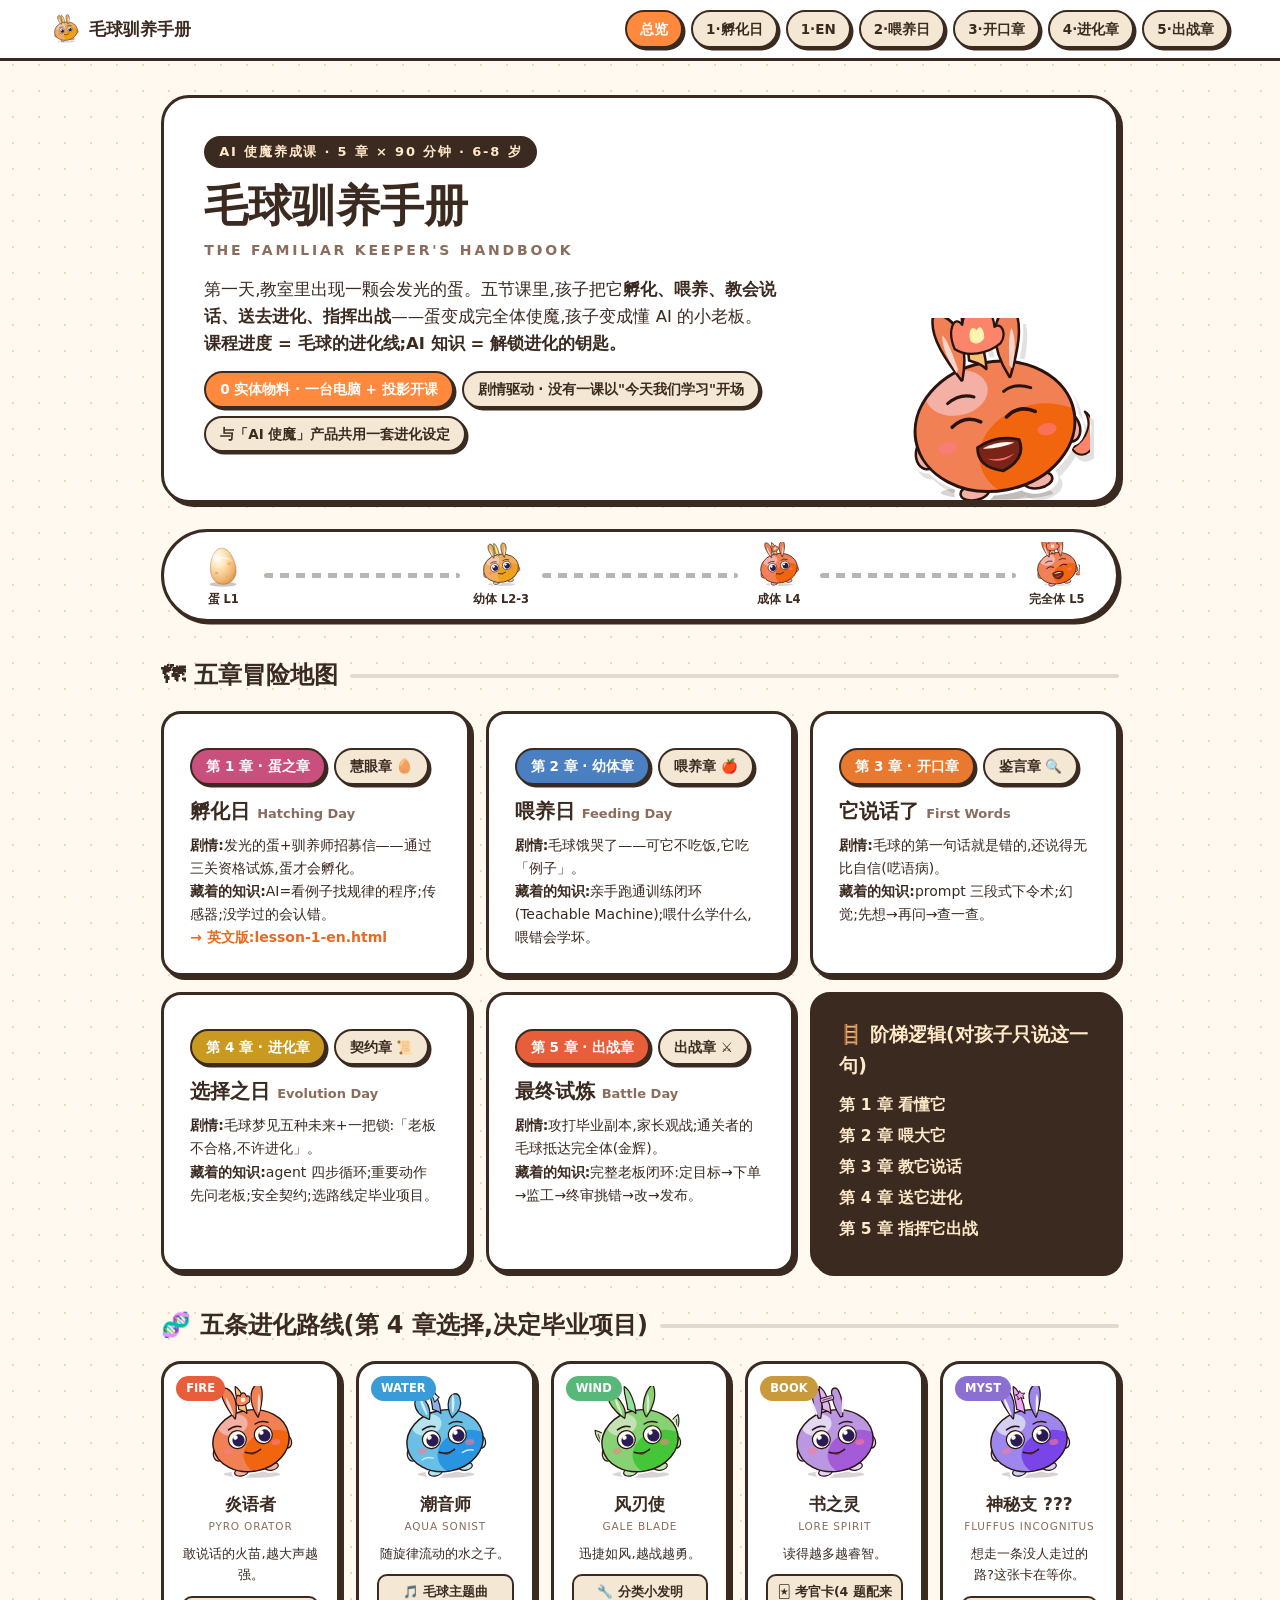
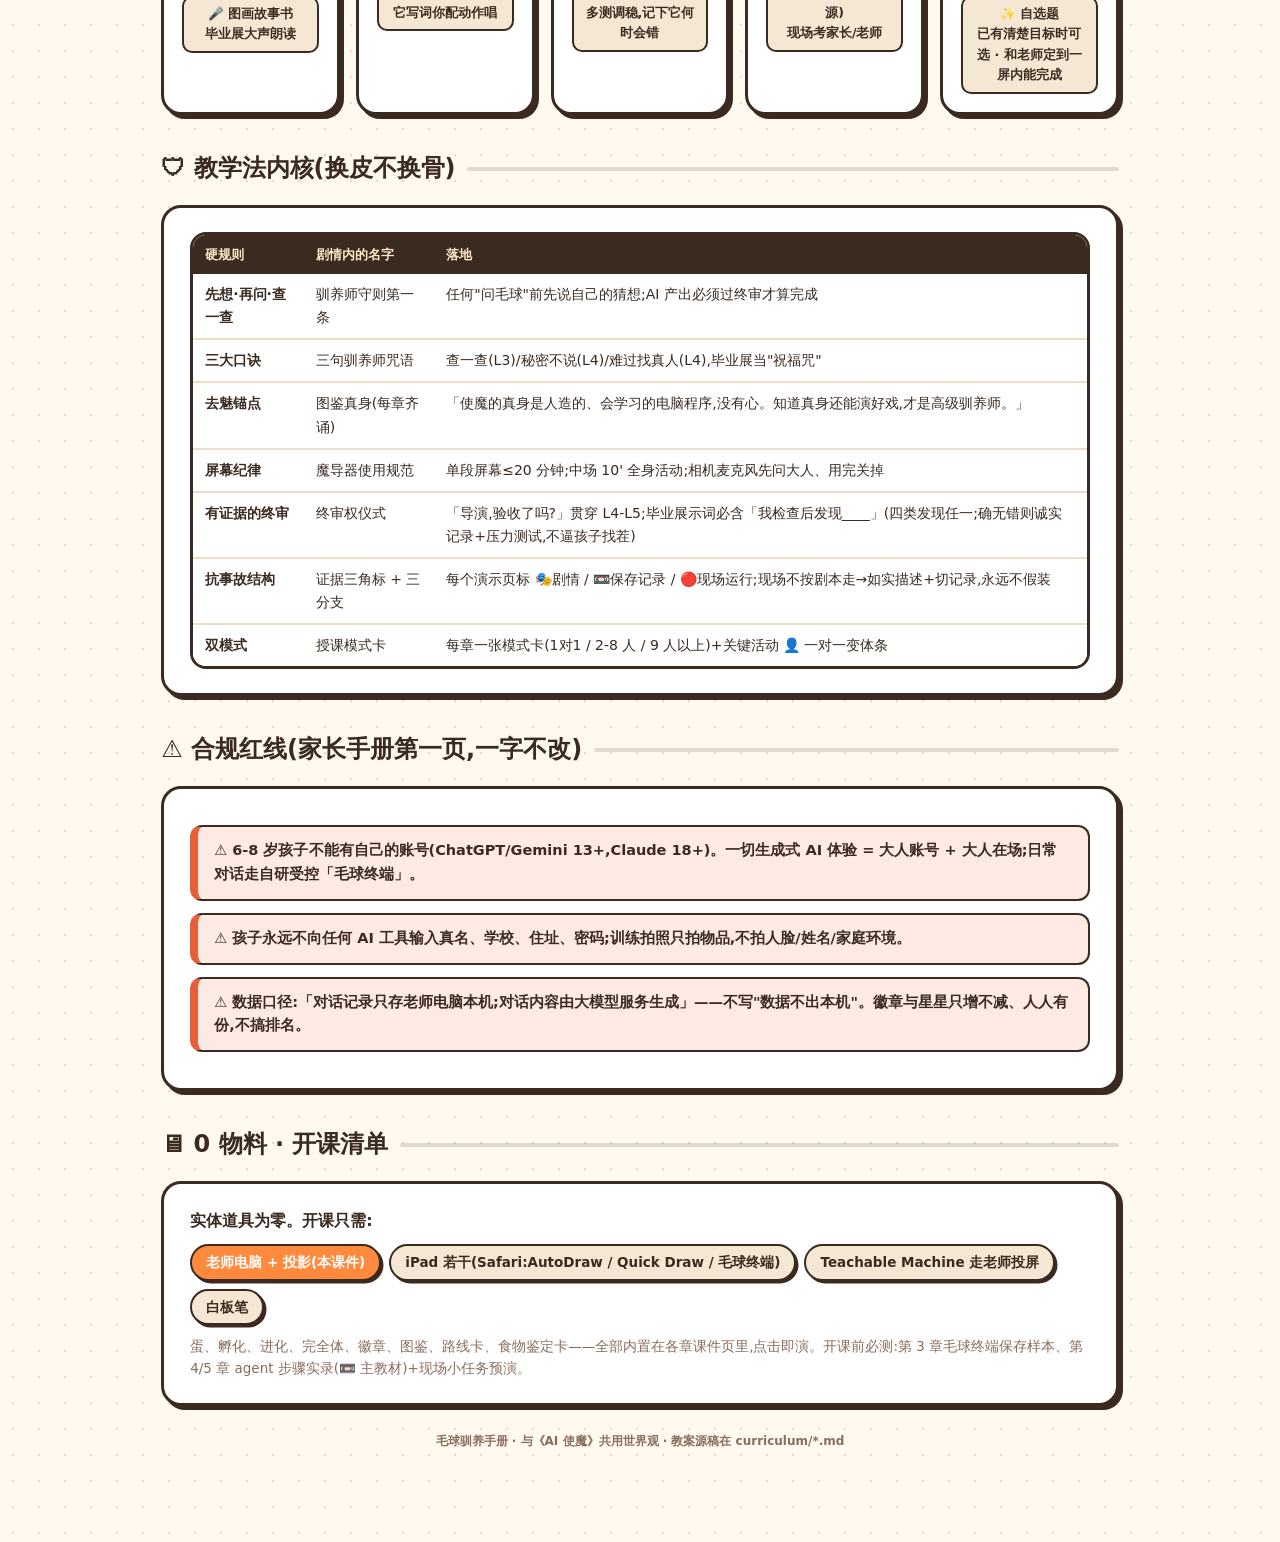
<file: index.html>
<!DOCTYPE html>
<html lang="zh-CN">
<head>
<meta charset="UTF-8"><meta name="viewport" content="width=device-width,initial-scale=1">
<title>毛球驯养手册 · AI 使魔养成课</title>
<link rel="stylesheet" href="css/course.css?v=4">
</head>
<body>
<nav class="nav">
  <span class="logo"><img src="assets/juvenile.svg" alt="">毛球驯养手册</span>
  <a href="index.html" class="on">总览</a><a href="lesson-1.html">1·孵化日</a><a href="lesson-1-en.html">1·EN</a><a href="lesson-2.html">2·喂养日</a><a href="lesson-3.html">3·开口章</a><a href="lesson-4.html">4·进化章</a><a href="lesson-5.html">5·出战章</a>
</nav>
<div class="wrap">

<header class="hero">
  <span class="kicker">AI 使魔养成课 · 5 章 × 90 分钟 · 6-8 岁</span>
  <h1>毛球驯养手册</h1>
  <div class="sub-en">The Familiar Keeper's Handbook</div>
  <p class="lead">第一天,教室里出现一颗会发光的蛋。五节课里,孩子把它<b>孵化、喂养、教会说话、送去进化、指挥出战</b>——蛋变成完全体使魔,孩子变成懂 AI 的小老板。<br><b>课程进度 = 毛球的进化线;AI 知识 = 解锁进化的钥匙。</b></p>
  <div class="chips" style="margin-top:14px">
    <span class="chip hot">0 实体物料 · 一台电脑 + 投影开课</span>
    <span class="chip">剧情驱动 · 没有一课以"今天我们学习"开场</span>
    <span class="chip">与「AI 使魔」产品共用一套进化设定</span>
  </div>
  <img class="mascot" src="assets/perfected-fire.svg" alt="完全体毛球">
</header>

<div class="evoline">
  <div class="stage done"><img src="assets/egg.svg" alt=""><b>蛋 L1</b></div><div class="arrow"></div>
  <div class="stage done"><img src="assets/juvenile.svg" alt=""><b>幼体 L2-3</b></div><div class="arrow"></div>
  <div class="stage done"><img src="assets/adult-fire.svg" alt=""><b>成体 L4</b></div><div class="arrow"></div>
  <div class="stage done"><img src="assets/perfected-fire.svg" alt=""><b>完全体 L5</b></div>
</div>

<div class="sec"><h2>🗺 五章冒险地图</h2><div class="line"></div></div>
<div class="grid g2">
  <a href="lesson-1.html" style="text-decoration:none;color:inherit"><div class="card" style="margin:0;height:100%">
    <div class="chips"><span class="chip" style="background:var(--story);color:#fff">第 1 章 · 蛋之章</span><span class="chip">慧眼章 🥚</span></div>
    <h3 style="font-size:20px;margin:6px 0">孵化日 <span style="color:var(--sub);font-size:13px">Hatching Day</span></h3>
    <p style="font-size:14px"><b>剧情:</b>发光的蛋+驯养师招募信——通过三关资格试炼,蛋才会孵化。<br><b>藏着的知识:</b>AI=看例子找规律的程序;传感器;没学过的会认错。<br><b style="color:var(--orange-deep)">→ 英文版:lesson-1-en.html</b></p>
  </div></a>
  <a href="lesson-2.html" style="text-decoration:none;color:inherit"><div class="card" style="margin:0;height:100%">
    <div class="chips"><span class="chip" style="background:var(--study);color:#fff">第 2 章 · 幼体章</span><span class="chip">喂养章 🍎</span></div>
    <h3 style="font-size:20px;margin:6px 0">喂养日 <span style="color:var(--sub);font-size:13px">Feeding Day</span></h3>
    <p style="font-size:14px"><b>剧情:</b>毛球饿哭了——可它不吃饭,它吃「例子」。<br><b>藏着的知识:</b>亲手跑通训练闭环(Teachable Machine);喂什么学什么,喂错会学坏。</p>
  </div></a>
  <a href="lesson-3.html" style="text-decoration:none;color:inherit"><div class="card" style="margin:0;height:100%">
    <div class="chips"><span class="chip" style="background:var(--trial);color:#fff">第 3 章 · 开口章</span><span class="chip">鉴言章 🔍</span></div>
    <h3 style="font-size:20px;margin:6px 0">它说话了 <span style="color:var(--sub);font-size:13px">First Words</span></h3>
    <p style="font-size:14px"><b>剧情:</b>毛球的第一句话就是错的,还说得无比自信(呓语病)。<br><b>藏着的知识:</b>prompt 三段式下令术;幻觉;先想→再问→查一查。</p>
  </div></a>
  <a href="lesson-4.html" style="text-decoration:none;color:inherit"><div class="card" style="margin:0;height:100%">
    <div class="chips"><span class="chip" style="background:var(--rite);color:#fff">第 4 章 · 进化章</span><span class="chip">契约章 📜</span></div>
    <h3 style="font-size:20px;margin:6px 0">选择之日 <span style="color:var(--sub);font-size:13px">Evolution Day</span></h3>
    <p style="font-size:14px"><b>剧情:</b>毛球梦见五种未来+一把锁:「老板不合格,不许进化」。<br><b>藏着的知识:</b>agent 四步循环;重要动作先问老板;安全契约;选路线定毕业项目。</p>
  </div></a>
  <a href="lesson-5.html" style="text-decoration:none;color:inherit"><div class="card" style="margin:0;height:100%">
    <div class="chips"><span class="chip" style="background:var(--fire);color:#fff">第 5 章 · 出战章</span><span class="chip">出战章 ⚔️</span></div>
    <h3 style="font-size:20px;margin:6px 0">最终试炼 <span style="color:var(--sub);font-size:13px">Battle Day</span></h3>
    <p style="font-size:14px"><b>剧情:</b>攻打毕业副本,家长观战;通关者的毛球抵达完全体(金辉)。<br><b>藏着的知识:</b>完整老板闭环:定目标→下单→监工→终审挑错→改→发布。</p>
  </div></a>
  <div class="card" style="margin:0;background:var(--ink);color:#FFE9C9">
    <h3 style="font-size:19px;margin-bottom:8px">🪜 阶梯逻辑(对孩子只说这一句)</h3>
    <p style="font-size:15.5px;font-weight:700;line-height:2">第 1 章 看懂它<br>第 2 章 喂大它<br>第 3 章 教它说话<br>第 4 章 送它进化<br>第 5 章 指挥它出战</p>
  </div>
</div>

<div class="sec"><h2>🧬 五条进化路线(第 4 章选择,决定毕业项目)</h2><div class="line"></div></div>
<div class="grid g5">
  <div class="route"><span class="elem e-fire">FIRE</span><img src="assets/adult-fire.svg" alt=""><h4>炎语者</h4><div class="lat">Pyro Orator</div><p>敢说话的火苗,越大声越强。</p><div class="proj">🎤 图画故事书<br>毕业展大声朗读</div></div>
  <div class="route"><span class="elem e-water">WATER</span><img src="assets/adult-water.svg" alt=""><h4>潮音师</h4><div class="lat">Aqua Sonist</div><p>随旋律流动的水之子。</p><div class="proj">🎵 毛球主题曲<br>它写词你配动作唱</div></div>
  <div class="route"><span class="elem e-wind">WIND</span><img src="assets/adult-wind.svg" alt=""><h4>风刃使</h4><div class="lat">Gale Blade</div><p>迅捷如风,越战越勇。</p><div class="proj">🔧 分类小发明<br>多测调稳,记下它何时会错</div></div>
  <div class="route"><span class="elem e-book">BOOK</span><img src="assets/adult-book.svg" alt=""><h4>书之灵</h4><div class="lat">Lore Spirit</div><p>读得越多越睿智。</p><div class="proj">🃏 考官卡(4 题配来源)<br>现场考家长/老师</div></div>
  <div class="route"><span class="elem e-myst">MYST</span><img src="assets/adult-myst.svg" alt=""><h4>神秘支 ???</h4><div class="lat">Fluffus Incognitus</div><p>想走一条没人走过的路?这张卡在等你。</p><div class="proj">✨ 自选题<br>已有清楚目标时可选 · 和老师定到一屏内能完成</div></div>
</div>

<div class="sec"><h2>🛡 教学法内核(换皮不换骨)</h2><div class="line"></div></div>
<div class="card">
  <div class="tbwrap" style="box-shadow:none;margin:0"><table class="tb">
    <tr><th>硬规则</th><th>剧情内的名字</th><th>落地</th></tr>
    <tr><td><b>先想·再问·查一查</b></td><td>驯养师守则第一条</td><td>任何"问毛球"前先说自己的猜想;AI 产出必须过终审才算完成</td></tr>
    <tr><td><b>三大口诀</b></td><td>三句驯养师咒语</td><td>查一查(L3)/秘密不说(L4)/难过找真人(L4),毕业展当"祝福咒"</td></tr>
    <tr><td><b>去魅锚点</b></td><td>图鉴真身(每章齐诵)</td><td>「使魔的真身是人造的、会学习的电脑程序,没有心。知道真身还能演好戏,才是高级驯养师。」</td></tr>
    <tr><td><b>屏幕纪律</b></td><td>魔导器使用规范</td><td>单段屏幕≤20 分钟;中场 10' 全身活动;相机麦克风先问大人、用完关掉</td></tr>
    <tr><td><b>有证据的终审</b></td><td>终审权仪式</td><td>「导演,验收了吗?」贯穿 L4-L5;毕业展示词必含「我检查后发现____」(四类发现任一;确无错则诚实记录+压力测试,不逼孩子找茬)</td></tr>
    <tr><td><b>抗事故结构</b></td><td>证据三角标 + 三分支</td><td>每个演示页标 🎭剧情 / 📼保存记录 / 🔴现场运行;现场不按剧本走→如实描述+切记录,永远不假装</td></tr>
    <tr><td><b>双模式</b></td><td>授课模式卡</td><td>每章一张模式卡(1对1 / 2-8 人 / 9 人以上)+关键活动 👤 一对一变体条</td></tr>
  </table></div>
</div>

<div class="sec"><h2>⚠️ 合规红线(家长手册第一页,一字不改)</h2><div class="line"></div></div>
<div class="card" style="font-size:14.5px">
  <div class="rule">6-8 岁孩子<b>不能有自己的账号</b>(ChatGPT/Gemini 13+,Claude 18+)。一切生成式 AI 体验 = 大人账号 + 大人在场;日常对话走自研受控「毛球终端」。</div>
  <div class="rule">孩子永远不向任何 AI 工具输入<b>真名、学校、住址、密码</b>;训练拍照<b>只拍物品,不拍人脸/姓名/家庭环境</b>。</div>
  <div class="rule">数据口径:「对话<b>记录</b>只存老师电脑本机;对话<b>内容</b>由大模型服务生成」——不写"数据不出本机"。徽章与星星<b>只增不减、人人有份</b>,不搞排名。</div>
</div>

<div class="sec"><h2>🖥 0 物料 · 开课清单</h2><div class="line"></div></div>
<div class="card">
  <p style="font-weight:800;margin-bottom:8px">实体道具为零。开课只需:</p>
  <div class="chips">
    <span class="chip hot">老师电脑 + 投影(本课件)</span>
    <span class="chip">iPad 若干(Safari:AutoDraw / Quick Draw / 毛球终端)</span>
    <span class="chip">Teachable Machine 走老师投屏</span>
    <span class="chip">白板笔</span>
  </div>
  <p style="font-size:13.5px;color:var(--sub);margin-top:10px">蛋、孵化、进化、完全体、徽章、图鉴、路线卡、食物鉴定卡——全部内置在各章课件页里,点击即演。开课前必测:第 3 章毛球终端保存样本、第 4/5 章 agent 步骤实录(📼 主教材)+现场小任务预演。</p>
</div>

<div class="next">毛球驯养手册 · 与《AI 使魔》共用世界观 · 教案源稿在 curriculum/*.md</div>
</div>
</body>
</html>
</file>
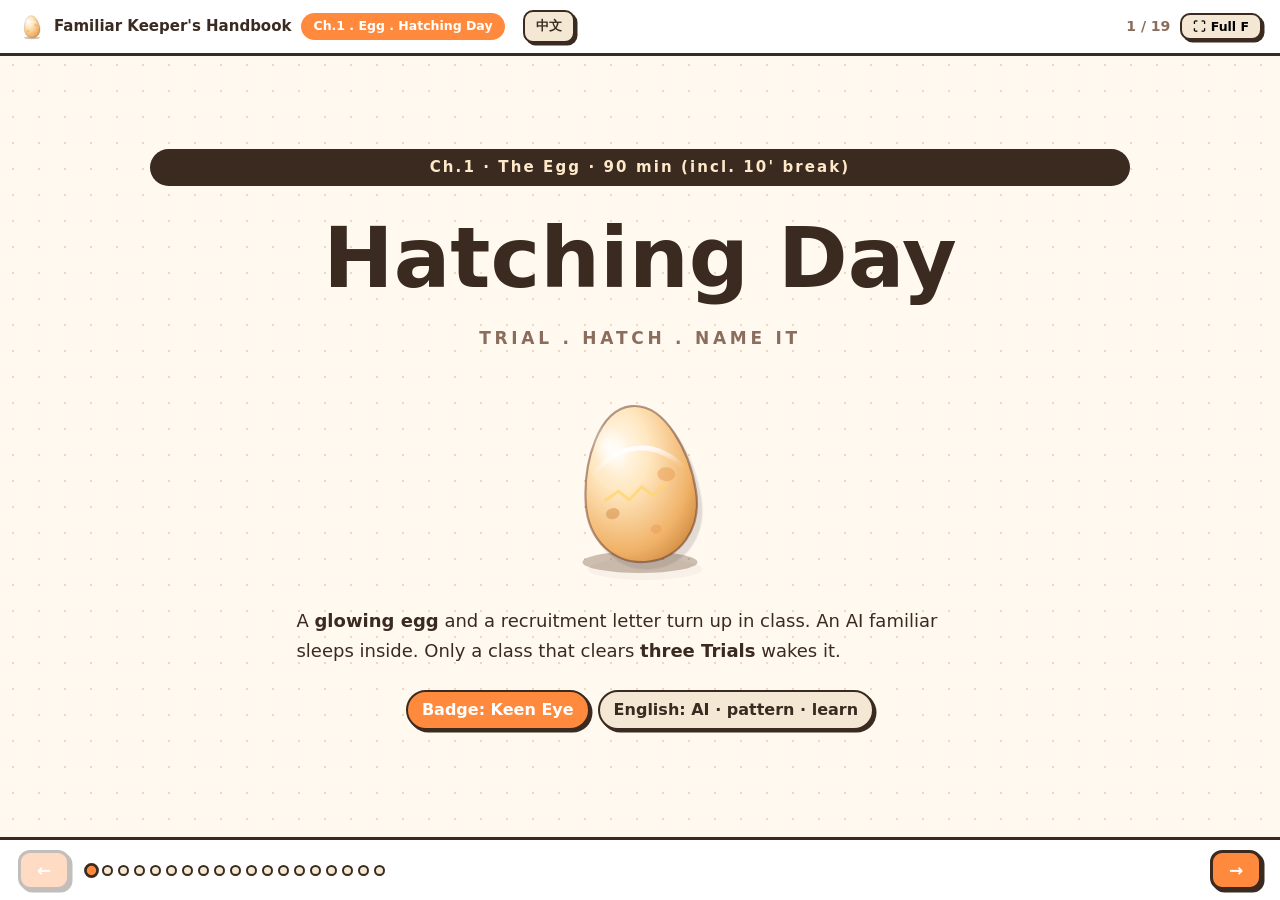
<file: lesson-1-en.html>
<!DOCTYPE html>
<html lang="en">
<head>
<meta charset="UTF-8"><meta name="viewport" content="width=device-width,initial-scale=1">
<title>Ch.1 Egg Chapter -- Hatching Day</title>
<link rel="stylesheet" href="css/course.css?v=4">
<style>
body{font-family:system-ui,-apple-system,"Segoe UI",Helvetica,Arial,sans-serif}
.qcard{max-width:440px;margin:0 auto;background:#EAF3FC;border:3px solid var(--ink);border-radius:20px;
  box-shadow:inset 0 0 0 8px #9CC8EE,var(--sh);padding:14px 20px 18px;text-align:center}
.qcard .em{font-size:clamp(56px,9vw,84px);line-height:1.05}
.qcard .pl{font-weight:900;font-size:13px;letter-spacing:.14em;color:var(--water);text-transform:uppercase}
.qcard .qhint{font-size:13px;font-weight:700;color:var(--sub);margin-top:6px}
.qcard .ask{margin-top:10px;font-size:15px;padding:10px 18px;animation:qpulse 1.3s ease-in-out infinite}
@keyframes qpulse{0%,100%{transform:none}50%{transform:translateY(-4px)}}
.qcard .stamp{display:inline-block;margin-top:10px;font-weight:900;font-size:19px;color:#C0392B;
  border:3px solid #C0392B;border-radius:12px;padding:5px 14px;background:#fff;transform:rotate(-2.5deg)}
</style>
</head>
<body>
<div class="deck">
<div class="deck-top">
  <a class="home" href="index.html"><img src="assets/egg.svg" alt="">Familiar Keeper's Handbook</a>
  <span class="chap">Ch.1 . Egg . Hatching Day</span>
  <a class="fs" href="lesson-1.html" style="text-decoration:none;color:var(--ink);margin-left:8px">中文</a>
  <span class="pg" id="pg"></span>
  <button class="fs" id="fsB">⛶ Full F</button>
</div>
<!-- 1 Cover -->
<section class="slide" data-t="Cover"><div class="inner cover">
  <span class="kicker">Ch.1 · The Egg · 90 min (incl. 10' break)</span>
  <h1>Hatching Day</h1>
  <div class="sub-en">Trial . Hatch . Name it</div>
  <img class="chapimg" src="assets/egg.svg" alt="Familiar egg">
  <p class="lead">A <b>glowing egg</b> and a recruitment letter turn up in class. An AI familiar sleeps inside. Only a class that clears <b>three Trials</b> wakes it.</p>
  <div class="chips" style="justify-content:center"><span class="chip hot">Badge: Keen Eye</span><span class="chip">English: AI · pattern · learn</span></div>
</div></section>

<!-- 2 Teacher's Hidden Card -->
<section class="slide" data-t="Teacher's Card"><div class="inner">
  <div class="secret" style="margin:0"><span class="tag">Teacher's Hidden Card · read alone. Never project.</span>
    <ul><li><b>Real goals.</b> ① Today's AI = a program that sees many examples and finds its own patterns. Man-made tool. Not magic, not alive. ② It senses through sensors: <b>what it never saw or learned, it can only guess -- never fake knowing.</b> ③ <b>Narrow examples grow fake rules. Only new samples catch them</b> (core activity: The Plate Secret, the six-step loop on paper).</li>
    <li><b>Paper simulation.</b> Fluff answers by one hidden rule in the deck. It drills the <b>order of an experiment</b> -- no live model is trained here (that is Ch.2). Gates: no challenge until trained, no advancing until done. Backdoor = 🔓 on the challenge page.</li>
    <li>Must know <b>AI / pattern / learn</b>; heard once: <b>sensor</b>. Prep: iPads bookmarked to autodraw.com + quickdraw.withgoogle.com (try both yourself), opaque lens cap, dimmable lights.</li>
    <li><b>Demo discipline, all 5 chapters.</b> It works -> observe, name, explain. It fails -> say so plainly, ask "why this time", switch to the recording. <b>Never fake what the screen did not show.</b></li></ul>
  </div>
</div></section>

<!-- 3 Roadmap -->
<section class="slide" data-t="Roadmap"><div class="inner">
  <div class="shead"><h2>⏱ Chapter roadmap</h2></div>
  <div class="tl">
    <div class="tl a" style="cursor:default"><span class="tt" style="background:var(--story)">Story</span><b>0-10' Glowing egg &amp; letter</b></div>
    <div class="tl a" style="cursor:default"><span class="tt" style="background:var(--study)">Codex</span><b>10-20' Which familiar is inside</b></div>
    <div class="tl a" style="cursor:default"><span class="tt" style="background:var(--trial)">Trial 1</span><b>20-33' Puppet &amp; familiar</b></div>
    <div class="tl a" style="cursor:default"><span class="tt" style="background:var(--study)">Codex</span><b>33-40' Magic Eye &amp; Ear</b></div>
    <div class="tl a" style="cursor:default"><span class="tt" style="background:var(--break)">Break</span><b>40-50' Hatching workout</b></div>
    <div class="tl a" style="cursor:default"><span class="tt" style="background:var(--trial)">Trial 2</span><b>50-64' The Plate Secret</b></div>
    <div class="tl a" style="cursor:default"><span class="tt" style="background:var(--trial)">Trial 3</span><b>64-76' Keen Eye Arena</b></div>
    <div class="tl a" style="cursor:default"><span class="tt" style="background:var(--rite)">Rite</span><b>76-86' Hatching Rite + badges</b></div>
    <div class="tl a" style="cursor:default"><span class="tt" style="background:var(--eng)">English</span><b>86-90' English + next time</b></div>
  </div>
</div></section>

<!-- 4 Format Card -->
<section class="slide" data-t="Format Card"><div class="inner">
  <div class="shead"><h2>👥 Class format card (pick before class)</h2></div>
  <div class="tbwrap" style="margin:0"><table class="tb">
    <tr><th>Activity</th><th>1-on-1</th><th>2-8 kids</th><th>9+ kids</th></tr>
    <tr><td>Opening question</td><td>Kid says or draws a guess. Record verbatim.</td><td colspan="2">Every answer on the whiteboard. No judging.</td></tr>
    <tr><td>Puppet &amp; familiar</td><td>Same kid plays both (see 👤)</td><td>Two teams, swap once</td><td>Two teams, one rep each</td></tr>
    <tr><td>The Plate Secret</td><td>Kid makes every key click</td><td colspan="2">Hand vote each step, one kid clicks. Keep disagreements.</td></tr>
    <tr><td>Hatching Rite</td><td>Call and response, kid taps the egg</td><td colspan="2">Class chants three lines, teacher taps</td></tr>
  </table></div>
</div></section>

<!-- 5 Story open -->
<section class="slide" data-t="Story: Egg"><div class="inner">
  <div class="shead"><span class="time">0-10'</span><span class="type t-story">Story event</span><h2>The glowing egg and the letter</h2></div>
  <span class="evtag ev-play">🎭 Story scene</span>
  <div class="act">Lights half down. No intro. No "today's lesson." Drop your voice and open cold.</div>
  <div class="say"><span class="who">T</span><div class="bub">Shh. Not a sound. You see the egg too, right? It wasn't here last night. This morning it was lying there, glowing -- with a letter under it.</div></div>
  <div class="solo">Each kid says or draws one guess: what is AI? Write it down word for word. <b>Say:</b> "No right answer yet. After it hatches we check if you levelled up."</div>
</div></section>

<!-- 6 The Letter -->
<section class="slide" data-t="The Letter"><div class="inner">
  <div class="big" style="font-size:clamp(22px,3.6vw,34px)">To the whole class:<br>An <b style="color:#FFB25E">AI familiar</b> sleeps in this egg.<br>It is waiting for real <b style="color:#FFB25E">Tamers</b>.<br>Three Trials today.<br>Clear the last one and the shell cracks open.<br><small>-- The Tamers' Guild</small></div>
  <div class="say"><span class="who">T</span><div class="bub">Hands up if you want it to hatch. Good -- Trial 1 starts now: <b>if you don't know what it is, what right do you have to tame it?</b> So tell me: what is AI? Every answer on the whiteboard. No judging.</div></div>
</div></section>

<!-- 7 Codex 1 -->
<section class="slide" data-t="Puppet or Familiar"><div class="inner">
  <div class="shead"><span class="time">10-20'</span><span class="type t-study">Codex Study ①</span><h2>Which familiar is inside</h2></div>
  <div class="grid g2">
    <div class="card" style="margin:0;text-align:center;border-left:8px solid var(--sub)"><div style="font-size:40px">⚙️</div><h4 style="font-weight:900">Clockwork Puppet</h4><p style="font-size:14px;margin-top:6px">Every step carved in advance: the music box plays one tune, the microwave runs the minutes you set. <b>It repeats forever and learns nothing new.</b></p></div>
    <div class="card" style="margin:0;text-align:center;border-left:8px solid var(--orange)"><div style="font-size:40px">🥚✨</div><h4 style="font-weight:900">Learning Familiar</h4><p style="font-size:14px;margin-top:6px">Nobody carves rules. Show it <b>thousands of examples</b> and it finds the pattern itself. <b>Capable -- but what the examples missed, it guesses, and never blushes.</b></p></div>
  </div>
  <div class="say"><span class="who">T</span><div class="bub">Today: the commonest kind -- <b>an AI that finds patterns in examples</b>. Not empty-headed. But what it never saw, it can only guess.</div></div>
  <div class="chips"><span class="chip">Music box? Puppet</span><span class="chip">Voice assistant? Familiar</span><span class="chip">Lift? Puppet</span><span class="chip">Photos naming family? Familiar</span></div>
</div></section>

<!-- 8 Codex warning -->
<section class="slide" data-t="Codex Warning"><div class="inner">
  <div class="big" style="font-size:clamp(24px,4vw,38px)">Codex warning:<br>"A familiar is very capable.<br>What it says is not always true."<small>This line comes back in every chapter</small></div>
</div></section>

<!-- 9 Trial 1 -->
<section class="slide" data-t="Trial 1"><div class="inner">
  <div class="shead"><span class="time">20-33'</span><span class="type t-trial">Trial 1</span><h2>Puppet &amp; familiar (unplugged)</h2></div>
  <div class="grid g2">
    <div class="card" style="margin:0"><h4 style="font-weight:900">🅰 Puppet round</h4><p style="font-size:14.5px">Take the cue card. <b>Follow it exactly. No variation.</b> Then give a signal that isn't on it: two taps, left shoulder. The puppet checks and answers <b>"Not on the card."</b></p></div>
    <div class="card" style="margin:0"><h4 style="font-weight:900">🅱 Familiar round</h4><p style="font-size:14.5px">No card. Watch each move demoed <b>twice</b>, then copy from the examples. End on that same <b>never-shown signal</b>.</p></div>
  </div>
  <div class="big">Left shoulder -> right hand ✋ · Right shoulder -> stand 🧍<br>Head -> spin 🔄 · High-five -> squat ⬇️<br><small>Hidden test: two taps, left shoulder = ??? Nobody taught it.</small></div>
  <div class="say"><span class="who">T</span><div class="bub">All three outcomes are fine. Wrong: "Examples mean guessing wrong sometimes." Right but unsure: "You guessed. So does it." All right: "Sharp eyes -- no promise you never slip." Then the new signal: <b>no example means guess, or say "never seen it".</b> Trial 1 passed!</div></div>
  <div class="solo">Same kid does both rounds: you call from the card, then demo each move twice. Both end on two taps, left shoulder.</div>
</div></section>

<!-- 10 Codex 2 -->
<section class="slide" data-t="Magic Eye &amp; Ear"><div class="inner">
  <div class="shead"><span class="time">33-40'</span><span class="type t-study">Codex Study ②</span><h2>Magic Eye and Magic Ear</h2></div>
  <div class="say"><span class="who">T</span><div class="bub">A familiar has no eyes and no ears. It uses a <b>Magic Eye</b> (camera) and a <b>Magic Ear</b> (mic). The Codex calls both <b>sensor</b>.</div></div>
  <div class="act">Cap the iPad camera. Ask: "Still see cloth or shadow?" Land it: <b>not "nothing" -- the camera is just getting very little.</b> We covered the Eye only; the Ear may still listen. Link: why won't the lift door pinch you?</div>
  <div class="big">What it was not shown, it can only guess.<small>You decide what it sees and hears. Big power, big responsibility.</small></div>
  <div class="rule">Tamer rule one: <b>Magic Eye and Magic Ear -- ask an adult first, switch off after.</b></div>
</div></section>

<!-- 11 Break -->
<section class="slide" data-t="Break"><div class="inner">
  <div class="shead"><span class="time">40-50'</span><span class="type t-break">Break</span><h2>Hatching workout</h2></div>
  <p style="font-size:16px">Trial 1's cues as a whole-body drill. You call, they follow (<b>puppet mode</b>). Last two rounds: no calls, memory only (<b>familiar mode</b>).</p>
  <div class="say mq"><span class="who"><img src="assets/egg.svg" alt=""></span><div class="bub">(The glow just got a little brighter... it can feel you.)</div></div>
</div></section>
<!-- 12 Plate Secret (feed) -->
<section class="slide" data-t="Plate Secret"><div class="inner">
  <div class="shead"><span class="time">50-64'</span><span class="type t-trial">Trial 2</span><h2>The Plate Secret: Feed 10 Memories</h2></div>
  <span class="evtag ev-rec">🗒 Paper sim. Fluff answers by one hidden rule</span>
  <div class="say"><span class="who">T</span><div class="bub"><b>Say:</b> "Fluff's first skill is knowing fruit. These are <b>training cards, not a test</b>. Name the food, flip the label, it's fed." <b>10 fed -> digest -> the gate opens.</b></div></div>
  <div class="result-line" style="text-align:center">Training book <span id="feedCount">0</span> / 10</div>
  <div class="grid g5" id="trainCards" style="gap:10px"></div>
  <div id="trainZone" style="text-align:center;margin-top:10px"></div>
  <p style="text-align:center;margin-top:8px">
    <button class="btn alt" style="font-size:12.5px;padding:6px 14px" onclick="teacherNote()">👩‍🏫 Teacher note</button>
    <button class="btn alt" style="font-size:12.5px;padding:6px 14px" onclick="resetPlateLoop()">↺ Reset trial 2</button>
  </p>
  <div id="tNote" style="display:none" class="act">Teacher only. Do not project. The cards hide a plate shortcut: fruit on red, non-fruit on blue. <b>Do NOT reveal it.</b> Child spots it early: "You found what the cards share. Don't call it Fluff's rule yet. Wait for evidence." Child mislabels: "Flip the real label. Fluff is fed checked labels only."</div>
</div></section>

<!-- 13 Banana challenge (state machine) -->
<section class="slide" data-t="Banana Challenge"><div class="inner">
  <div class="shead"><span class="type t-trial">Challenge Gate</span><h2>Banana on a Blue Plate</h2></div>
  <span class="evtag ev-rec">🗒 One step at a time. Lock the prediction before the reveal</span>
  <div id="quizCard"></div>
  <div id="receipts"></div>
  <div id="curStep"></div>
  <p style="text-align:center;margin-top:8px">
    <button class="btn alt" style="font-size:12.5px;padding:6px 14px" onclick="resetPlateLoop()">↺ Reset trial 2</button>
    <button class="btn alt" style="font-size:12.5px;padding:6px 14px" onclick="gateOff()">🔓 Teacher skip</button>
  </p>
</div></section>
<!-- 14 Break the fake rule (completion gate) -->
<section class="slide" data-t="Fake Rule Broken"><div class="inner">
  <div class="big" style="font-size:clamp(20px,3.2vw,30px)">❌ Red plate = fruit? Wrong.<br>It only <b style="color:#FFB25E">happened to fit</b> those first ten cards.<br><br>🌈 The one line to take home:<br><b style="color:#FFB25E">Narrow examples grow fake rules.<br>New samples catch them.</b><small>Trial 2 passed!</small></div>
  <div class="say"><span class="who">T</span><div class="bub">On paper-Fluff we drilled the six steps that catch a shortcut: <b>Feed, Train, Test, Diagnose, Fix, Retest</b>. Next chapter trains a real model -- screen evidence only.</div></div>
</div></section>

<!-- 15 Trial 3 -->
<section class="slide" data-t="Trial 3"><div class="inner">
  <div class="shead"><span class="time">64-76'</span><span class="type t-trial">Trial 3</span><h2>Keen Eye Arena</h2></div>
  <span class="evtag ev-rec">📼 Saved recording · required</span><span class="evtag ev-live">🔴 Outside site · bonus</span>
  <div class="card" style="margin:0 0 12px">
    <h4 style="font-weight:900">Main line: three saved guess-the-drawing runs</h4>
    <p style="font-size:14.5px;line-height:2">🖌 Two circles... "Glasses?" -> add whiskers... "Cat!" ✓ (millions drew that shape)<br>🖌 A circle... "Sun?" -> add waves... "Cloud?" -> add a sail... "Boat!" ✓ (revised twice)<br>🖌 A very odd cat... "Snail?" -> "Don't recognise it" ✗ (<b>too unlike any cat in its examples</b>)</p>
  </div>
  <div class="card" style="margin:0"><h4 style="font-weight:900">Bonus: live site, 3 min, network permitting</h4><p style="font-size:14px">AutoDraw: draw anything, watch it guess. Quick Draw!: <b>it sets the prompt -- draw what it deals.</b> <b>Say:</b> "We can't control what it deals, so it's bonus. Network down? The recordings still finish the Trial."</p><div class="chips" style="margin-top:6px"><span class="chip">autodraw.com</span><span class="chip">quickdraw.withgoogle.com</span></div></div>
</div></section>

<!-- 16 Hatching Rite -->
<section class="slide" data-t="Hatching Rite"><div class="inner">
  <div class="shead"><span class="time">76-86'</span><span class="type t-rite">Hatching Rite</span><h2>Three Trials cleared. Wake it!</h2></div>
  <div class="chips" style="justify-content:center"><span class="chip hot">① It learns from examples!</span><span class="chip hot">② Narrow examples teach it wrong!</span><span class="chip hot">③ New samples catch it!</span></div>
  <div class="stage-box" id="hatchBox">
    <div class="confetti" id="conf1"></div>
    <h3 id="hatchTitle">Familiar Egg</h3>
    <div class="halo"><img id="hatchImg" src="assets/egg.svg" alt="Egg"></div>
    <p id="hatchHint" style="font-size:14px;opacity:.85">Chant the three lines -> count down 3, 2, 1 -> tap the egg</p>
    <p style="margin-top:12px"><button class="btn" id="hatchBtn">🐣 Hatch!</button></p>
  </div>
</div></section>

<!-- 17 Codex Truth + badge -->
<section class="slide" data-t="Codex Truth"><div class="inner">
  <div class="say mq"><span class="who"><img src="assets/juvenile.svg" alt=""></span><div class="bub">Its name is <b>Fluff</b>! Every Tamer here just hatched one. Write your Fluff's name on the whiteboard.</div></div>
  <div class="big">Codex Truth · whole class, out loud · every chapter<br>"A familiar is really a man-made computer program that learns.<br>Not an animal. Not magic. No heart.<br>Knowing that and still playing the part -- that is a master Tamer."</div>
  <div class="act">Back to the opening whiteboard: "Who came closest? All of you levelled up." Award the Keen Eye Badge one by one and <b>name the reason</b>: "Not for being right -- for catching that narrow examples taught Fluff wrong."</div>
  <div class="badges"><div class="badge on"><div class="coin">👁</div><b>Keen Eye</b><small>L1 · earned</small></div><div class="badge"><div class="coin">🍎</div><b>Feeding</b><small>L2</small></div><div class="badge"><div class="coin">🔍</div><b>Truth-Sifter</b><small>L3</small></div><div class="badge"><div class="coin">📜</div><b>Pact</b><small>L4</small></div><div class="badge"><div class="coin">⚔️</div><b>Battle</b><small>L5</small></div></div>
</div></section>

<!-- 18 English + next time -->
<section class="slide" data-t="English + Next"><div class="inner">
  <div class="shead"><span class="time">86-90'</span><span class="type t-eng">English + next time</span><h2>Three words to take home</h2></div>
  <div class="big">AI · pattern · learn<br><small>AI learns patterns from examples!</small></div>
  <div class="say mq"><span class="who"><img src="assets/juvenile.svg" alt=""></span><div class="bub"><b>Next time:</b> a juvenile familiar gets <b>hungry</b>. And it eats strange things -- not rice, not meat, not even sweets. When it howls tomorrow, will you dare feed it? Chapter 2: <b>Feeding Day</b>.</div></div>
</div></section>

<!-- 19 Parent card -->
<section class="slide" data-t="Parent Card"><div class="inner">
  <div class="pcard" style="margin:0"><div class="ph">📮 Parent card · Ch.1 Hatching Day</div><div class="cols">
    <div class="col"><h5>Front · today</h5><p>The class hatched Fluff, an AI familiar. Behind the story: AI learns by finding patterns in masses of examples. Man-made, and it does get things wrong. <b>Narrow examples breed fake rules</b>: today's paper-Fluff decided "red plate" meant fruit. Only new samples caught it.<br><b>Family task:</b> have them name the six steps -- Feed, Train, Test, Diagnose, Fix, Retest.</p></div>
    <div class="col"><h5>Back · home game</h5><p><b>Familiar census:</b> count the familiars hiding at home -- voice assistant, photo face-tagging, video recommendations.<br>⚠️ "Is Fluff alive?" -> "No. A man-made program that learns. We're playing a game." Camera and mic: ask an adult first, switch off after.</p></div>
  </div></div>
</div></section>

<div class="deck-bar">
  <button class="nav-btn" id="prevB">←</button>
  <div class="dots" id="dots"></div>
  <button class="nav-btn" id="nextB">→</button>
</div>
</div>

<script>
/* ══════════ The Plate Secret . paper-simulation state machine ══════════
   Invariants: train / repair / hold-out sets stay separate; four fields kept apart
   (child answer, real label, Fluff prediction, Fluff output); first answer is never erased;
   prediction locks before reveal; fed != retrained; retest uses unseen items, one hand-in only;
   completion comes from a predicate; every page turn shares the deckCanGo gate. */
const TRAIN_BASE=[
 {id:"t1",e:"🍎",n:"apple",plate:"r",truth:"fruit"},{id:"t2",e:"🍞",n:"bread",plate:"b",truth:"not"},
 {id:"t3",e:"🍓",n:"strawberry",plate:"r",truth:"fruit"},{id:"t4",e:"🧀",n:"cheese",plate:"b",truth:"not"},
 {id:"t5",e:"🍊",n:"orange",plate:"r",truth:"fruit"},{id:"t6",e:"🥚",n:"egg",plate:"b",truth:"not"},
 {id:"t7",e:"🍇",n:"grapes",plate:"r",truth:"fruit"},{id:"t8",e:"🍚",n:"rice",plate:"b",truth:"not"},
 {id:"t9",e:"🍐",n:"pear",plate:"r",truth:"fruit"},{id:"t10",e:"🍰",n:"cake",plate:"b",truth:"not"}];
const REPAIR_SET=[{id:"rp1",e:"🍌",n:"banana",plate:"b",truth:"fruit"},{id:"rp2",e:"🍰",n:"cake",plate:"r",truth:"not"}];
const HOLDOUT_SET=[
 {id:"h1",e:"🍉",n:"melon",plate:"b",truth:"fruit"},{id:"h2",e:"🍉",n:"melon",plate:"r",truth:"fruit"},
 {id:"h3",e:"🥛",n:"milk",plate:"b",truth:"not"},{id:"h4",e:"🥛",n:"milk",plate:"r",truth:"not"}];
const QUIZ={e:"🍌",n:"banana",plate:"b"};
const PHASES=["FEED","READY_TRAIN","TRAINED","HUMAN","PREDICT","REVEAL","DIAG","REPAIR_HYP","REPAIR_FEED","READY_RETRAIN","RETRAINED","POST_PREDICT","HOLDOUT","LOCKED","REVEALED","DONE"];
const SKEY="l1en.plateLoop.v2";
const init=()=>({v:2,phase:"FEED",fed:[],humanFirst:null,humanFinal:null,predict:null,asked:false,diagTries:0,repairTries:0,repairFed:[],postPredict:null,holdT:{},holdFinal:{},complete:false});
function loadState(){try{const s=JSON.parse(sessionStorage.getItem(SKEY));if(s&&s.v===2&&PHASES.includes(s.phase)&&Array.isArray(s.fed))return s;}catch(e){}return init();}
let S=loadState();
function save(){S.complete=isComplete(S);sessionStorage.setItem(SKEY,JSON.stringify(S));}
function isComplete(s){return s.fed.length===10&&PHASES.indexOf(s.phase)>=PHASES.indexOf("DONE")&&s.humanFirst!==null&&s.predict!==null&&s.repairFed.length===2&&HOLDOUT_SET.every(h=>s.holdFinal[h.id]);}
function paperFluff(card,retrained){return retrained?(card.truth==="fruit"?"fruit":"not"):(card.plate==="r"?"fruit":"not");}
const lab=v=>v==="fruit"?"Fruit":"Not fruit";
function pv(s){return PHASES.indexOf(s.phase);}

/* ── feed page ── */
function renderTrain(){
  const grid=document.getElementById("trainCards");
  grid.innerHTML=TRAIN_BASE.map(c=>`<div class="flip plate-${c.plate}${S.fed.includes(c.id)?" go":""}" onclick="feedTrain('${c.id}',this)"><div class="in"><div class="f">${c.e}<small>${c.n}</small></div><div class="b ${c.truth==="fruit"?"ok":"no"}">${c.truth==="fruit"?"Fruit!":"Not!"}</div></div></div>`).join("");
  document.getElementById("feedCount").textContent=S.fed.length;
  const z=document.getElementById("trainZone");
  if(S.phase==="FEED"&&S.fed.length===10){S.phase="READY_TRAIN";save();}
  if(S.phase==="FEED")z.innerHTML=`<p style="font-weight:700;color:var(--sub)">In the book is not yet a rule.</p>`;
  else if(S.phase==="READY_TRAIN")z.innerHTML=`<button class="btn" onclick="startTrain()">🍽 Let Fluff digest the 10</button>`;
  else z.innerHTML=`<p class="result-line ok-line">✅ Trained. 10 memories stored. It grew one hidden rule -- we don't know which. Gate open. Turn the page.</p>`;
}
function feedTrain(id,el){if(pv(S)>PHASES.indexOf("READY_TRAIN"))return; if(!S.fed.includes(id)){S.fed.push(id);el.classList.add("go");save();renderTrain();}else{el.classList.add("go");}}
function startTrain(){const z=document.getElementById("trainZone");z.innerHTML=`<p class="result-line">🌌 Fluff is looking for what they share...</p>`;setTimeout(()=>{S.phase="HUMAN";save();renderTrain();renderChallenge();},1500);}

/* ── the blue card: this is what Fluff answers ── */
function renderQuizCard(){
  const el=document.getElementById("quizCard");if(!el)return;
  const i=pv(S);
  if(i<PHASES.indexOf("HUMAN")){el.innerHTML="";return;}
  let foot;
  if(S.phase==="HUMAN")foot=`<p class="qhint">Tamers answer first. Fluff waits.</p>`;
  else if(S.phase==="PREDICT")foot=`<p class="qhint">Lock your prediction. Then the card goes to Fluff.</p>`;
  else if(S.phase==="REVEAL"&&!S.asked)foot=`<button class="btn ask" onclick="askFluff()">🐣 Put the card in front of Fluff</button>`;
  else foot=`<div class="stamp">Fluff: Not fruit ✗</div>`;
  el.innerHTML=`<div class="qcard"><div class="pl">🔵 Blue plate</div><div class="em">${QUIZ.e}</div><div class="pl" style="color:var(--ink)">${QUIZ.n}</div>${foot}</div>`;
}
function askFluff(){if(S.phase!=="REVEAL"||S.asked)return;S.asked=true;save();renderQuizCard();renderChallenge();}

/* ── challenge page: render only the current step + receipts ── */
function receipt(t){return `<div class="stepbox" style="padding:8px 14px;font-size:13.5px;opacity:.82">✅ ${t}</div>`;}
function renderChallenge(){
  const R=document.getElementById("receipts"),C=document.getElementById("curStep");
  const note=S.note?`<div class="rule">${S.note}</div>`:"";S.note=null;
  renderQuizCard();
  const r=[],p=S.phase,i=pv(S);
  if(i>=PHASES.indexOf("HUMAN")&&S.humanFirst)r.push(receipt(`Tamers' first answer: ${lab(S.humanFirst)}${S.humanFinal&&S.humanFinal!==S.humanFirst?" -> checked: "+lab(S.humanFinal):""} (first answer is permanent)`));
  if(i>=PHASES.indexOf("REVEAL")&&S.predict)r.push(receipt(`Prediction locked: ${S.predict==="food"?"it reads the food":S.predict==="plate"?"it reads the plate":"can't tell yet"}`));
  if(i>PHASES.indexOf("REVEAL"))r.push(receipt(`Fluff's answer: Not fruit ✗ (wrong)`));
  if(i>PHASES.indexOf("DIAG"))r.push(receipt(`Diagnosed: on the 10 cards, "food" and "plate" both score 10/10. A training score can't expose the fake rule.`));
  if(i>PHASES.indexOf("REPAIR_FEED")||S.repairFed.length===2)r.push(receipt(`Counter-examples fed: blue banana = fruit, red cake = not (old plate rule drops to 10/12)`));
  if(i>=PHASES.indexOf("POST_PREDICT")&&i>PHASES.indexOf("RETRAINED"))r.push(receipt(`Retrained on all 12`));
  if(i>=PHASES.indexOf("REVEALED")&&p!=="HOLDOUT"&&p!=="LOCKED")r.push(receipt(`Hold-out retest: 4 new papers handed in`));
  R.innerHTML=r.join("");
  let h="";
  if(p==="FEED"||p==="READY_TRAIN"){C.innerHTML=`<div class="stepbox"><h5>Gate shut</h5><p>Go back one page. Feed all 10 cards, then let Fluff digest.</p></div>`;return;}
  switch(p){
  case "TRAINED": S.phase="HUMAN";save();return renderChallenge();
  case "HUMAN":
    h=`<div class="stepbox"><h5>① Tamers answer first. Look at the FOOD, not the plate.</h5>
    <p style="font-size:14px"><b>Say:</b> "This is not a test of you. Answer honestly. First answers are kept."</p>
    <div class="vote" style="justify-content:center"><button class="btn" onclick="ansHuman('fruit')">Fruit</button><button class="btn alt" onclick="ansHuman('not')">Not fruit</button><button class="btn alt" onclick="ansHuman('unsure')">Not sure</button></div></div>`;break;
  case "PREDICT":
    h=`<div class="stepbox"><h5>② New question: how will <b>Fluff</b> answer this card?</h5>
    <p style="font-size:14px">Its 10 memories: fruit was always on red. Did it learn <b>the food</b> or <b>the plate</b>?</p>
    <p style="font-size:13px;color:var(--sub)"><b>Lock it in. No changing after the reveal.</b></p>
    <div class="vote" style="justify-content:center"><button class="btn" onclick="lockPredict('food')">It reads the food</button><button class="btn" style="background:var(--myst)" onclick="lockPredict('plate')">It reads the plate</button><button class="btn alt" onclick="lockPredict('unsure')">Can't tell yet</button></div></div>`;break;
  case "REVEAL":{
    if(!S.asked){h=`<div class="stepbox"><h5>③ Hand the blue card to Fluff</h5>
    <p style="font-size:14px"><b>Say:</b> "Predictions are locked. Eyes on the card. Nobody speaks."</p>
    <p style="font-size:14px"><b>Click the blue card above.</b> Fluff answers on it.</p></div>`;break;}
    const fb=S.predict==="food"?"You predicted FOOD. The result <b>disagrees</b>. Don't patch your explanation. Go get evidence.":S.predict==="plate"?"You predicted PLATE. The result <b>agrees</b>. One wrong answer still isn't proof. Line up all 10 cards.":"You said the evidence wasn't enough. That is science. Here is clue one. Now read the full training record.";
    h=`<div class="stepbox"><h5>③ Fluff answered. Behavior only -- no reasons yet.</h5>
    <p class="result-line bad-line" style="text-align:center;font-size:22px">Fluff: Not fruit ✗</p>
    <p style="font-size:14px">${fb}</p>
    <p style="text-align:center"><button class="btn" style="background:var(--book)" onclick="openLens()">🔍 Open the clue lens</button></p></div>`;break;}
  case "DIAG":
    h=`<div class="stepbox"><h5>④ You diagnose. On these 10 cards: how many does "read the food" get right? How many does "read the plate" get right?</h5>
    <p style="text-align:center;line-height:1.4">🔴 Red: ${TRAIN_BASE.filter(c=>c.plate==="r").map(c=>c.e).join(" ")} <- all "fruit"<br>🔵 Blue: ${TRAIN_BASE.filter(c=>c.plate==="b").map(c=>c.e).join(" ")} <- all "not"</p>
    <div class="vote" style="justify-content:center"><button class="btn alt" onclick="diag('food')">Only food 10/10</button><button class="btn alt" onclick="diag('plate')">Only plate 10/10</button><button class="btn" onclick="diag('both')">Both 10/10</button></div>
    <p id="diagFb" style="font-size:13.5px;font-weight:700"></p></div>`;break;
  case "REPAIR_HYP":
    h=`<div class="stepbox"><h5>⑤ Now fix it. Pick a plan.</h5>
    <p style="font-size:14px">Both rules score 10/10 on the old cards, and Fluff's answer fits "go by plate". What do we feed to break the fake rule?</p>
    <div class="vote" style="justify-content:center"><button class="btn alt" onclick="repairChoose('same')">More cards, same tidy pattern</button><button class="btn" onclick="repairChoose('cross')">Fruit on blue, non-fruit on red</button></div>
    <p id="repFb" style="font-size:13.5px;font-weight:700"></p></div>`;break;
  case "REPAIR_FEED":
    h=`<div class="stepbox"><h5>⑥ Feed 2 shortcut-breaking counter-examples</h5>
    <p style="font-size:13px">That banana was a test paper. It now goes <b>into the training book</b> -- it can never prove Fluff again.</p>
    <div class="vote" style="justify-content:center">
      ${REPAIR_SET.map(c=>`<button class="btn" id="rf-${c.id}" ${S.repairFed.includes(c.id)?"disabled style='opacity:.5'":""} onclick="feedRepair('${c.id}')">${c.e} ${c.plate==="b"?"🔵blue":"🔴red"} ${c.n} = ${lab(c.truth)}</button>`).join("")}
    </div>
    <p id="rfFb" style="font-size:13.5px;font-weight:700">${S.repairFed.length===1?"One in the book. Feed the other.":""}</p></div>`;break;
  case "READY_RETRAIN":
    h=`<div class="stepbox"><h5>⑦ The two rules finally split. Retrain.</h5>
    <p style="font-size:14.5px">On 12 cards: food <b>12/12</b>, plate only <b>10/12</b>. But <b>fed is not learned</b>.</p>
    <p style="text-align:center"><button class="btn" onclick="startRetrain()">🍽 Digest all 12 again</button></p></div>`;break;
  case "RETRAINED":
    h=`<div class="stepbox"><p class="result-line">🌌 Looking for the pattern again...</p></div>`;break;
  case "POST_PREDICT":
    h=`<div class="stepbox"><h5>⑧ Call it before the retest: same <b>new</b> food, different plate. Should the answer change?</h5>
    <div class="vote" style="justify-content:center"><button class="btn" onclick="postPredict('same')">No change (food rule)</button><button class="btn alt" onclick="postPredict('change')">It changes</button><button class="btn alt" onclick="postPredict('unsure')">Not sure</button></div></div>`;break;
  case "HOLDOUT":{
    h=`<div class="stepbox"><h5>⑨ Hold-out papers. 4 cards that <b>never entered the training book</b>. Test only -- do not feed.</h5>
    <p style="font-size:13px">Write the <b>real label</b> on each. Judge the food itself. All 4, then lock.</p>
    <div style="text-align:center">${HOLDOUT_SET.map(c=>{
      const done=S.holdFinal[c.id];
      return `<div style="display:inline-block;margin:6px;padding:8px;border:2.5px solid var(--ink);border-radius:12px;background:${done?"#EFF7EF":"#fff"}"><span style="display:inline-block;text-align:center;margin:2px 6px"><span style="font-size:34px">${c.e}</span><br><small style="font-weight:800">${c.plate==="r"?"🔴red":"🔵blue"} ${c.n}</small></span><br>${done?`<b style="font-size:12.5px">Real: ${lab(done)}</b>`:`<button class="btn" style="font-size:12px;padding:5px 10px" onclick="holdTruth('${c.id}','fruit')">Fruit</button> <button class="btn alt" style="font-size:12px;padding:5px 10px" onclick="holdTruth('${c.id}','not')">Not</button>`}</div>`;}).join("")}</div>
    ${Object.keys(S.holdFinal).length===4?`<p style="text-align:center"><button class="btn" onclick="lockHoldout()">🔒 Lock the papers</button></p>`:""}</div>`;break;}
  case "LOCKED":
    h=`<div class="stepbox"><h5>⑩ Papers locked. During a test: no feeding, no retraining.</h5>
    <p style="text-align:center"><button class="btn" style="background:var(--wind)" onclick="revealHoldout()">📤 Fluff hands in all 4</button></p></div>`;break;
  case "REVEALED":{
    const rows=HOLDOUT_SET.map(c=>{const out=paperFluff(c,true),old=paperFluff(c,false);return `<tr><td>${c.e} ${c.plate==="b"?"🔵blue":"🔴red"} ${c.n}</td><td>${lab(c.truth)}</td><td><b style="color:#C0392B">${lab(old)}${old!==c.truth?" ✗":" ✓"}</b></td><td><b style="color:#2E7D4F">${lab(out)} ✓</b></td></tr>`;}).join("");
    const pp=S.postPredict==="same"?"You called \"no change\" -- the evidence agrees.":S.postPredict==="change"?"You called \"it changes\" -- the evidence says no. Changing your mind for evidence is what a Tamer does.":"You said not sure. Here is the evidence.";
    h=`<div class="stepbox"><h5>⑪ Results</h5>
    <div class="tbwrap" style="margin:6px 0"><table class="tb"><tr><th>Paper</th><th>Real label</th><th>Old plate rule</th><th>Fluff, retrained</th></tr>${rows}</table></div>
    <p style="font-size:14px">${pp} All 4 new samples <b>pass</b>. Same food on a different plate, same answer. The old plate rule only gets 2/4 and can't explain this. <b>Say "it passed this round", never "it will always be right".</b></p>
    <p style="text-align:center"><button class="btn" onclick="ack()">Read it. Got it ✓</button></p></div>`;break;}
  case "DONE":
    h=`<div class="stepbox" style="border-left:8px solid var(--wind)"><h5>🎉 Loop closed: Feed -> Train -> Test -> Diagnose -> Fix -> Retest</h5>
    <p style="font-size:14.5px">Gate unlocked. Turn the page and claim Trial 2.</p></div>`;break;
  }
  C.innerHTML=note+h;
}
/* events (every handler checks the phase) */
function ansHuman(v){if(S.phase!=="HUMAN")return;S.humanFirst=v;S.humanFinal="fruit";S.phase="PREDICT";
  if(v==="not")S.note="Recorded: you picked Not fruit, and it stays on the record. A blue plate can fool people too. Check the food: a banana is fruit. Real label: Fruit. Catching your own mistake beats faking a perfect first answer.";
  else if(v==="unsure")S.note="Saying not sure beats faking. Check the fact: a banana is fruit. Real label: Fruit.";
  save();renderChallenge();}
function lockPredict(v){if(S.phase!=="PREDICT")return;S.predict=v;S.phase="REVEAL";S.asked=false;save();renderChallenge();}
function openLens(){if(S.phase!=="REVEAL"||!S.asked)return;S.phase="DIAG";save();renderChallenge();}
function diag(v){if(S.phase!=="DIAG")return;const fb=document.getElementById("diagFb");
  if(v==="both"){S.phase="REPAIR_HYP";save();renderChallenge();}
  else{S.diagTries++;save();fb.textContent=v==="food"?"Count again. Which of the 10 would \"read the plate\" get wrong? None -- red happens to be all fruit.":"Count again. Which of the 10 would \"read the food\" get wrong? None -- those labels were right to begin with.";}}
function repairChoose(v){if(S.phase!=="REPAIR_HYP")return;const fb=document.getElementById("repFb");
  if(v==="cross"){S.phase="REPAIR_FEED";save();renderChallenge();}
  else{S.repairTries++;save();fb.textContent="More cards, same pairing. Plate and answer stay locked together, so both rules still score full marks. More is not varied.";}}
function feedRepair(id){if(S.phase!=="REPAIR_FEED")return;if(!S.repairFed.includes(id)){S.repairFed.push(id);save();}
  if(S.repairFed.length===2){S.phase="READY_RETRAIN";save();}renderChallenge();}
function startRetrain(){if(S.phase!=="READY_RETRAIN")return;S.phase="RETRAINED";save();renderChallenge();setTimeout(()=>{S.phase="POST_PREDICT";save();renderChallenge();},1500);}
function postPredict(v){if(S.phase!=="POST_PREDICT")return;S.postPredict=v;S.phase="HOLDOUT";save();renderChallenge();}
function holdTruth(id,v){if(S.phase!=="HOLDOUT")return;const c=HOLDOUT_SET.find(x=>x.id===id);
  if(v!==c.truth){S.note=`Calibrate the ruler first: ${c.n} ${c.truth==="fruit"?"is fruit":"is not fruit"}. We judge the food itself -- the plate does not answer for us. Real label: ${lab(c.truth)}. Your first answer is kept.`;S.holdT[id]=v;}
  S.holdFinal[id]=c.truth;save();renderChallenge();}
function lockHoldout(){if(S.phase!=="HOLDOUT")return;S.phase="LOCKED";save();renderChallenge();}
function revealHoldout(){if(S.phase!=="LOCKED")return;S.phase="REVEALED";save();renderChallenge();}
function ack(){if(S.phase!=="REVEALED")return;S.phase="DONE";save();renderChallenge();}
function teacherNote(){const n=document.getElementById("tNote");n.style.display=n.style.display==="none"?"block":"none";}
function resetPlateLoop(){if(!confirm("Reset only the Plate Secret trial?"))return;sessionStorage.removeItem(SKEY);S=init();renderTrain();renderChallenge();const i=window.deckIndexOf?deckIndexOf("Plate Secret"):-1;if(i>=0)deckGo(i);}
function gateOff(){if(confirm("Teacher skip: turn off page gates for this chapter? Use only if short on time.")){window.__gateOff=true;alert("Gates off.");}}

/* gate hook (registered before slides.js loads) */
window.deckCanGo=({to})=>{
  if(window.__gateOff)return {ok:true};
  const iCh=window.deckIndexOf?deckIndexOf("Banana Challenge"):12;
  if(to===iCh&&pv(S)<PHASES.indexOf("TRAINED"))return {ok:false,message:S.fed.length<10?`${10-S.fed.length} training cards to go. Feed all 10, then digest.`:`Book is full. Click "Let Fluff digest the 10".`};
  if(to>iCh&&S.phase!=="DONE")return {ok:false,message:"Trial 2 isn't finished -- you're mid-loop on the Plate Secret."};
  return {ok:true};
};

renderTrain();renderChallenge();

/* ── Hatching Rite ── */
const hb=document.getElementById("hatchBtn"),hi=document.getElementById("hatchImg");let hst=0;
hb.onclick=()=>{
  if(hst===0){hst=1;hi.classList.add("wobble");hb.textContent="✨ Tap again!";document.getElementById("hatchHint").textContent="The egg is shaking hard...!";}
  else if(hst===1){hst=2;hi.classList.remove("wobble");hi.src="assets/maoqiu-happy.svg";
    document.getElementById("hatchTitle").textContent="Fluff, juvenile. Born!";
    document.getElementById("hatchHint").textContent="Welcome to the world, Fluff!";
    hb.style.display="none";
    const c=document.getElementById("conf1"),cols=["#FF8A3D","#F5B93F","#57B87A","#3A9BD9","#C94F7C"];
    for(let i=0;i<48;i++){const s=document.createElement("i");s.style.left=Math.random()*100+"%";s.style.background=cols[i%5];s.style.animationDelay=(Math.random()*0.7)+"s";c.appendChild(s);}
  }
};
</script>
<script src="js/slides.js?v=4"></script>
</body>
</html>
</file>
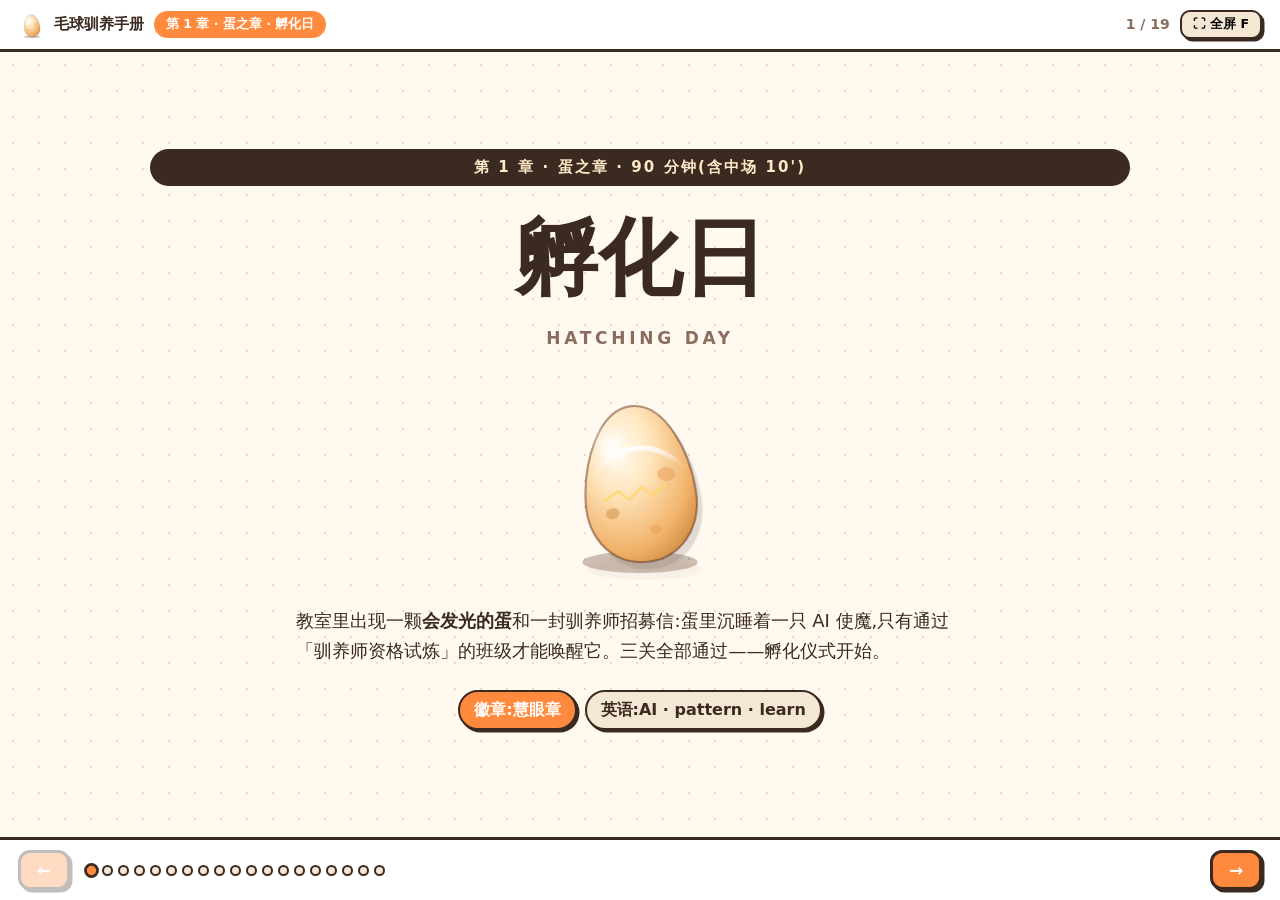
<file: lesson-1.html>
<!DOCTYPE html>
<html lang="zh-CN">
<head>
<meta charset="UTF-8"><meta name="viewport" content="width=device-width,initial-scale=1">
<title>第 1 章 · 蛋之章 — 孵化日</title>
<link rel="stylesheet" href="css/course.css?v=4">
</head>
<body>
<div class="deck">
<div class="deck-top">
  <a class="home" href="index.html"><img src="assets/egg.svg" alt="">毛球驯养手册</a>
  <span class="chap">第 1 章 · 蛋之章 · 孵化日</span>
  <span class="pg" id="pg"></span>
  <button class="fs" id="fsB">⛶ 全屏 F</button>
</div>

<!-- 1 封面 -->
<section class="slide" data-t="封面"><div class="inner cover">
  <span class="kicker">第 1 章 · 蛋之章 · 90 分钟(含中场 10')</span>
  <h1>孵化日</h1>
  <div class="sub-en">Hatching Day</div>
  <img class="chapimg" src="assets/egg.svg" alt="使魔蛋">
  <p class="lead">教室里出现一颗<b>会发光的蛋</b>和一封驯养师招募信:蛋里沉睡着一只 AI 使魔,只有通过「驯养师资格试炼」的班级才能唤醒它。三关全部通过——孵化仪式开始。</p>
  <div class="chips" style="justify-content:center"><span class="chip hot">徽章:慧眼章</span><span class="chip">英语:AI · pattern · learn</span></div>
</div></section>

<!-- 2 老师底牌 -->
<section class="slide" data-t="老师底牌"><div class="inner">
  <div class="secret" style="margin:0"><span class="tag">给老师的底牌 · 开课前自己看,不投给孩子</span>
    <ul><li>本章真实目标:① 今天认识的是最常见的一类 AI——「看很多例子、自己找规律学会本领」的电脑程序,人造工具,不是魔法不是生物;② 机器靠传感器感知,「这次没看到、没听到、没学过的,它只能猜,不能装作知道」;③ <b>例子太窄,会长出假规律;换样测试,才能抓到它</b>(核心环节:盘子的秘密——完整的「喂→训→测→查→修→再测」纸上闭环)。</li>
    <li><b>盘子的秘密是「纸上模拟」:</b>毛球的所有回答由课件按一条隐藏规则确定给出,用来练实验顺序,<b>不是浏览器现场训练了真模型</b>(真模型在第 2 章喂养台)。课件有翻页门禁:训练不满不能进挑战,挑战不完不能往后走;教师后门=挑战页「🔓」按钮。</li>
    <li>必学词 <b>AI / pattern / learn</b>,听过 <b>sensor</b>。准备:iPad(Safari 收藏 autodraw.com、quickdraw.withgoogle.com,课前各试玩一轮);不透光镜头盖;教室灯可调暗。</li>
    <li><b>现场演示三分支纪律(全五章通用):</b>预期结果→观察、命名、解释;没出现→如实描述、问"为什么这次不同"、切保存记录;<b>永远不假装屏幕出现了没有出现的事。</b></li></ul>
  </div>
</div></section>

<!-- 3 时间轴 -->
<section class="slide" data-t="时间轴"><div class="inner">
  <div class="shead"><h2>⏱ 本章路线图</h2></div>
  <div class="tl">
    <div class="tl a" style="cursor:default"><span class="tt" style="background:var(--story)">剧情</span><b>0-10' 发光的蛋与招募信</b></div>
    <div class="tl a" style="cursor:default"><span class="tt" style="background:var(--study)">图鉴</span><b>10-20' 蛋里睡的是哪种使魔</b></div>
    <div class="tl a" style="cursor:default"><span class="tt" style="background:var(--trial)">试炼一</span><b>20-33' 傀儡与使魔</b></div>
    <div class="tl a" style="cursor:default"><span class="tt" style="background:var(--study)">图鉴</span><b>33-40' 魔导之眼与魔导之耳</b></div>
    <div class="tl a" style="cursor:default"><span class="tt" style="background:var(--break)">中场</span><b>40-50' 孵化操</b></div>
    <div class="tl a" style="cursor:default"><span class="tt" style="background:var(--trial)">试炼二</span><b>50-64' 盘子的秘密(六步闭环)</b></div>
    <div class="tl a" style="cursor:default"><span class="tt" style="background:var(--trial)">试炼三</span><b>64-76' 慧眼试炼场</b></div>
    <div class="tl a" style="cursor:default"><span class="tt" style="background:var(--rite)">仪式</span><b>76-86' 孵化仪式 + 授章</b></div>
    <div class="tl a" style="cursor:default"><span class="tt" style="background:var(--eng)">英语</span><b>86-90' 英语 + 预告</b></div>
  </div>
</div></section>

<!-- 4 模式卡 -->
<section class="slide" data-t="模式卡"><div class="inner">
  <div class="shead"><h2>👥 授课模式卡(课前选定,可跳过)</h2></div>
  <div class="tbwrap" style="margin:0"><table class="tb">
    <tr><th>活动</th><th>1 对 1</th><th>2-8 人</th><th>9 人以上</th></tr>
    <tr><td>开场提问</td><td>孩子说/画猜想,老师原样记下</td><td colspan="2">答案全写白板,不评判</td></tr>
    <tr><td>傀儡与使魔</td><td>师生轮换:同一个孩子先当傀儡再当使魔(见该页 👤 条)</td><td>两组对抗,两轮换组</td><td>两大组,各选代表上场</td></tr>
    <tr><td>盘子的秘密</td><td>孩子完成全部关键点击</td><td colspan="2">每步先手势表决,选一人代表点击;分歧原样保留</td></tr>
    <tr><td>孵化仪式</td><td>师生对句+孩子亲手点蛋</td><td colspan="2">齐喊三句话,老师点蛋</td></tr>
  </table></div>
</div></section>

<!-- 5 剧情开场 -->
<section class="slide" data-t="剧情:蛋"><div class="inner">
  <div class="shead"><span class="time">0-10'</span><span class="type t-story">剧情事件</span><h2>发光的蛋与招募信</h2></div>
  <span class="evtag ev-play">🎭 剧情表演</span>
  <div class="act">灯关一半。不做自我介绍,不说"今天上什么课"——压低声音直接开场。</div>
  <div class="say"><span class="who">师</span><div class="bub">嘘——先别出声。你们也看见那颗蛋了,对吧?昨晚它还不在这里,今天一早,它就亮着光躺在教室正中间……旁边,还压着一封信。(翻下一页)</div></div>
  <div class="solo">让孩子先说或画一个「AI 是什么」的猜想,你一字不改记下来:「先不求答对。孵化以后我们回来看看,它有没有升级。」</div>
</div></section>

<!-- 6 招募信 -->
<section class="slide" data-t="招募信"><div class="inner">
  <div class="big" style="font-size:clamp(22px,3.6vw,34px)">致全班小朋友:<br>这颗蛋里,沉睡着一只 <b style="color:#FFB25E">AI 使魔</b>。<br>它在等一批合格的<b style="color:#FFB25E">驯养师</b>。<br>今天有三关「驯养师资格试炼」。<br>闯过最后一关,蛋壳就会「咔嚓」一声——为你们裂开。<br><small>—— 驯养师协会</small></div>
  <div class="say"><span class="who">师</span><div class="bub">想让它孵化的举手!好——但试炼第一题现在就开始了:<b>连它是什么都不知道的人,凭什么当它的驯养师?</b>谁来说说:AI,到底是什么?(答案全写白板,不评判,留到孵化仪式回看)</div></div>
</div></section>

<!-- 7 图鉴① -->
<section class="slide" data-t="傀儡与使魔"><div class="inner">
  <div class="shead"><span class="time">10-20'</span><span class="type t-study">图鉴研究 ①</span><h2>蛋里睡的是哪种使魔</h2></div>
  <div class="grid g2">
    <div class="card" style="margin:0;text-align:center;border-left:8px solid var(--sub)"><div style="font-size:40px">⚙️</div><h4 style="font-weight:900">发条傀儡</h4><p style="font-size:14px;margin-top:6px">每一步提前刻好:音乐盒永远弹那一首,微波炉按几分钟转几分钟。<b>只要机关没坏,它就一直照原样做;但它永远学不会新东西。</b></p></div>
    <div class="card" style="margin:0;text-align:center;border-left:8px solid var(--orange)"><div style="font-size:40px">🥚✨</div><h4 style="font-weight:900">学习系使魔</h4><p style="font-size:14px;margin-top:6px">没人刻规则——只给它看<b>成千上万个例子</b>,它自己找出门道。<b>很能干,但例子里没有的,它就靠猜——猜错也不脸红。</b></p></div>
  </div>
  <div class="say"><span class="who">师</span><div class="bub">今天我们先研究最常见的一类:<b>会从例子里找规律的 AI</b>。它不是脑袋空空,但这次没看到、没听到、没学过的东西,它只能猜,不能装作亲眼知道。</div></div>
  <div class="chips"><span class="chip">音乐盒?傀儡</span><span class="chip">聊天语音助手?使魔</span><span class="chip">电梯?傀儡</span><span class="chip">相册认全家?使魔</span></div>
</div></section>

<!-- 8 图鉴警告 -->
<section class="slide" data-t="图鉴警告"><div class="inner">
  <div class="big" style="font-size:clamp(24px,4vw,38px)">图鉴警告:<br>『使魔很能干,<br>但它说的话,不一定是真的。』<small>这行字,后面每一章都会用到</small></div>
</div></section>

<!-- 9 试炼一 -->
<section class="slide" data-t="试炼:傀儡与使魔"><div class="inner">
  <div class="shead"><span class="time">20-33'</span><span class="type t-trial">资格试炼 一</span><h2>傀儡与使魔(不插电)</h2></div>
  <div class="grid g2">
    <div class="card" style="margin:0"><h4 style="font-weight:900">🅰 傀儡轮</h4><p style="font-size:14.5px">领指令卡(下方),<b>严格照做、一步不许变</b>。老师给一个卡上没有的新信号(拍两下左肩)——傀儡查卡后回答:<b>「卡上没有。」</b></p></div>
    <div class="card" style="margin:0"><h4 style="font-weight:900">🅱 使魔轮</h4><p style="font-size:14.5px">不看卡,只看老师把每个动作<b>示范两遍</b>——然后靠例子模仿。最后同样给那个<b>从没示范过的新信号</b>。</p></div>
  </div>
  <div class="big">拍左肩 → 举右手 ✋ · 拍右肩 → 站起来 🧍<br>摸头顶 → 转个圈 🔄 · 击掌 → 蹲下 ⬇️<br><small>隐藏考题:拍两下左肩 = ???(谁也没教过)</small></div>
  <div class="say"><span class="who">师</span><div class="bub">【三种结果都对】猜错了→「靠例子学,就会有猜错的时候」;猜对但没把握→「你在猜,它也一样」;全对→「这轮你观察得很棒,不说明以后永远不会错。那个新信号呢?——<b>没有例子的,只能猜,或者诚实地说『没见过』。</b>」第一关,通过!</div></div>
  <div class="solo">师生轮换,同一个孩子两轮全体验:傀儡轮你发口令他照卡做;使魔轮你先每个动作示范两遍,他凭例子模仿;两轮最后都给"拍两下左肩"。「猜对很厉害,猜不出也正好说明:没见过的,不能假装一定知道。」</div>
</div></section>

<!-- 10 图鉴② -->
<section class="slide" data-t="魔导之眼耳"><div class="inner">
  <div class="shead"><span class="time">33-40'</span><span class="type t-study">图鉴研究 ②</span><h2>魔导之眼与魔导之耳</h2></div>
  <div class="say"><span class="who">师</span><div class="bub">使魔没有眼睛耳朵——它用<b>魔导之眼</b>(摄像头)和<b>魔导之耳</b>(麦克风),图鉴上合称 <b>sensor</b>。</div></div>
  <div class="act">演示:不透光盖挡住 iPad 摄像头 → 画面被挡。「还能看见一点布纹或黑影吗?对——不是『什么都没有』,是<b>相机收到的信息变得很少</b>。注意:我们只挡了魔导之眼,魔导之耳还可能听得见——它们是分开的。」生活连线:电梯门为什么不夹人?感应灯为什么人来就亮?</div>
  <div class="big">这次没给它看、没给它听的,它就只能猜。<small>给它看什么、听什么,由驯养师决定——权力多大,责任就多大</small></div>
  <div class="rule">驯养师第一条纪律:<b>魔导之眼和耳,用之前问大人,用完就关掉。</b></div>
</div></section>

<!-- 11 中场 -->
<section class="slide" data-t="中场"><div class="inner">
  <div class="shead"><span class="time">40-50'</span><span class="type t-break">中场休息</span><h2>孵化操</h2></div>
  <p style="font-size:16px">用试炼一的指令做全身操:老师喊口令照做(<b>傀儡模式</b>);最后两轮不喊,凭记忆做(<b>使魔模式</b>)。一对一就师生镜像做。</p>
  <div class="say mq"><span class="who"><img src="assets/egg.svg" alt=""></span><div class="bub">(蛋的光,好像亮了一点……它感觉到你们了。)</div></div>
</div></section>

<!-- 12 试炼二·盘子的秘密(训练) -->
<section class="slide" data-t="盘子的秘密"><div class="inner">
  <div class="shead"><span class="time">50-64'</span><span class="type t-trial">资格试炼 二</span><h2>盘子的秘密 · 先喂十张记忆</h2></div>
  <span class="evtag ev-rec">🗒 纸上模拟 · 毛球按一条隐藏规律作答</span>
  <div class="say"><span class="who">师</span><div class="bub">蛋里的毛球要修炼第一门功课:认水果。现在是<b>喂训练卡,不是考试</b>——每张卡:先说说食物本身,再点开翻出标签,这张就算喂进它的训练册。<b>十张喂满 → 让它消化 → 挑战门才会打开。</b></div></div>
  <div class="result-line" style="text-align:center">训练册 <span id="feedCount">0</span> / 10</div>
  <div class="grid g5" id="trainCards" style="gap:10px"></div>
  <div id="trainZone" style="text-align:center;margin-top:10px"></div>
  <p style="text-align:center;margin-top:8px">
    <button class="btn alt" style="font-size:12.5px;padding:6px 14px" onclick="teacherNote()">👩‍🏫 教师备注</button>
    <button class="btn alt" style="font-size:12.5px;padding:6px 14px" onclick="resetPlateLoop()">↺ 重置盘子关</button>
  </p>
  <div id="tNote" style="display:none" class="act">仅教师看,不投影:训练卡藏着盘色捷径(水果全红盘/非水果全蓝盘),<b>不要点破</b>;有孩子提前发现→「你发现了训练卡里的共同点!先别宣布毛球一定会用它;等新样本来取证。」孩子喊错标签→「先别急,翻开真标签;喂给毛球的是核实后的标签。」</div>
</div></section>

<!-- 13 香蕉挑战(状态机渲染) -->
<section class="slide" data-t="香蕉挑战"><div class="inner">
  <div class="shead"><span class="type t-trial">挑战门</span><h2>蓝盘子上的香蕉</h2></div>
  <span class="evtag ev-rec">🗒 纸上模拟 · 一次一步,先锁预测再揭晓</span>
  <div id="receipts"></div>
  <div id="curStep"></div>
  <p style="text-align:center;margin-top:8px">
    <button class="btn alt" style="font-size:12.5px;padding:6px 14px" onclick="resetPlateLoop()">↺ 重置盘子关</button>
    <button class="btn alt" style="font-size:12.5px;padding:6px 14px" onclick="gateOff()">🔓 教师跳关</button>
  </p>
</div></section>

<!-- 14 拆假规律(complete 门禁) -->
<section class="slide" data-t="拆假规律"><div class="inner">
  <div class="big" style="font-size:clamp(20px,3.2vw,30px)">❌ 红盘子 = 水果?——不对!<br>它只在最早那十张卡里<b style="color:#FFB25E">碰巧全对</b>。<br><br>🌈 真正要带走的一句:<br><b style="color:#FFB25E">例子太窄,会长出假规律;<br>换样测试,才能抓到它。</b><small>第二关 · 通过!</small></div>
  <div class="say"><span class="who">师</span><div class="bub">今天我们用纸上毛球练会了抓捷径的六步:<b>喂、训、测、查、修、再测</b>。下一章才训练真正的图像模型——它会抓到哪条线索不预设,我们只按屏幕证据说话。</div></div>
</div></section>

<!-- 15 试炼三 -->
<section class="slide" data-t="慧眼试炼场"><div class="inner">
  <div class="shead"><span class="time">64-76'</span><span class="type t-trial">资格试炼 三</span><h2>慧眼试炼场</h2></div>
  <span class="evtag ev-rec">📼 保存记录 · 主线必做</span><span class="evtag ev-live">🔴 外站体验 · 加分可选</span>
  <div class="card" style="margin:0 0 12px">
    <h4 style="font-weight:900">主线 · 离线卷轴:野生使魔的三次猜画记录</h4>
    <p style="font-size:14px;margin:6px 0">协会保存的真实猜画过程(逐笔记录)——看它怎么边看边改猜、也会最终认不出:</p>
    <p style="font-size:14.5px;line-height:2">🖌 记录一:两个圈…「眼镜?」→ 加胡须…「猫!」✓(几百万人画过的样子,它见过)<br>🖌 记录二:一个圈…「太阳?」→ 加波浪…「改猜:云?」→ 再加帆…「船!」✓(它中途改了两次猜)<br>🖌 记录三:一只特别奇怪的猫…「蜗牛?」→「没认出来」✗(<b>画得太不像例子里的猫,它就不认识了</b>)</p>
  </div>
  <div class="card" style="margin:0"><h4 style="font-weight:900">加分 · 外站真机(3 分钟,网络好才开)</h4><p style="font-size:14px">AutoDraw 随便画看它猜;Quick Draw! 由它出题——<b>抽到什么画什么,不指定题目</b>。「外站今天出什么题我们控制不了,所以它是加分关不是主线;网络断了,卷轴照样完成试炼。」</p><div class="chips" style="margin-top:6px"><span class="chip">autodraw.com</span><span class="chip">quickdraw.withgoogle.com</span></div></div>
</div></section>

<!-- 16 孵化仪式 -->
<section class="slide" data-t="孵化仪式"><div class="inner">
  <div class="shead"><span class="time">76-86'</span><span class="type t-rite">孵化仪式</span><h2>三关通过 —— 唤醒它!</h2></div>
  <div class="chips" style="justify-content:center"><span class="chip hot">① 它靠看例子学习!</span><span class="chip hot">② 例子太窄会学歪!</span><span class="chip hot">③ 换样测试抓得住!</span></div>
  <div class="stage-box" id="hatchBox">
    <div class="confetti" id="conf1"></div>
    <h3 id="hatchTitle">使魔之蛋</h3>
    <div class="halo"><img id="hatchImg" src="assets/egg.svg" alt="蛋"></div>
    <p id="hatchHint" style="font-size:14px;opacity:.85">齐喊三句话 → 倒数 3、2、1 → 点击蛋(一对一:孩子亲手点)</p>
    <p style="margin-top:12px"><button class="btn" id="hatchBtn">🐣 孵化!</button></p>
  </div>
</div></section>

<!-- 17 图鉴真身+授章 -->
<section class="slide" data-t="真身+授章"><div class="inner">
  <div class="say mq"><span class="who"><img src="assets/juvenile.svg" alt=""></span><div class="bub">它的名字叫<b>毛球</b>!此刻,每位驯养师也都「孵化」了自己的毛球——请在白板上写下你给它取的名字。</div></div>
  <div class="big">图鉴真身(全班齐读 · 每章一次 · 雷打不动)<br>「使魔的真身,是人造的、会学习的电脑程序。<br>它不是小动物,不是魔法,也没有一颗心。<br>知道真身,还能演好戏——才是高级驯养师。」</div>
  <div class="act">回看开场白板:「谁最接近?你们全都升级了。」→ 逐人授【慧眼章】。一对一授章词说具体理由:「你不是因为全答对拿章,而是因为你抓到了毛球会从窄例子里学歪。慧眼章,授予——(名字)!」击掌。</div>
  <div class="badges"><div class="badge on"><div class="coin">👁</div><b>慧眼章</b><small>L1 · 已获得</small></div><div class="badge"><div class="coin">🍎</div><b>喂养章</b><small>L2</small></div><div class="badge"><div class="coin">🔍</div><b>鉴言章</b><small>L3</small></div><div class="badge"><div class="coin">📜</div><b>契约章</b><small>L4</small></div><div class="badge"><div class="coin">⚔️</div><b>出战章</b><small>L5</small></div></div>
</div></section>

<!-- 18 英语+预告 -->
<section class="slide" data-t="英语+预告"><div class="inner">
  <div class="shead"><span class="time">86-90'</span><span class="type t-eng">英语时间 + 预告</span><h2>三个词带回家</h2></div>
  <div class="big">AI · pattern · learn<br><small>AI learns patterns from examples!</small></div>
  <div class="say mq"><span class="who"><img src="assets/juvenile.svg" alt=""></span><div class="bub"><b>预告:</b>图鉴警告——幼体使魔会<b>饿</b>。它吃的东西可怪了:不是饭,不是肉,连糖果都不吃……明天,要是它饿得「呜哇」大哭,你们敢来喂它吗?下章:<b>喂养日</b>。</div></div>
</div></section>

<!-- 19 家长卡 -->
<section class="slide" data-t="家长卡"><div class="inner">
  <div class="pcard" style="margin:0"><div class="ph">📮 家长卡 · 第 1 章「孵化日」(课后投屏,家长拍照带走)</div><div class="cols">
    <div class="col"><h5>正面 · 今天学了什么</h5><p>教室里"孵化"了 AI 使魔毛球(养成剧情);真知识:AI 是看大量例子、自己找规律学会本领的程序,人造工具、会犯错;<b>例子太窄会学出假规律</b>(课上的纸上毛球把"红盘子"当成了水果的标志),换样测试才能抓到。孩子已能背图鉴真身。<br><b>亲子任务:</b>请孩子讲"盘子的秘密"六步:喂、训、测、查、修、再测。</p></div>
    <div class="col"><h5>反面 · 家庭游戏 + 提醒</h5><p>【家里的使魔普查】全家数数家里藏着几只"使魔"(语音助手、相册认脸、视频推荐……)。<br>⚠️ 若孩子问"毛球是活的吗":「不是,它是人造的会学习的程序,咱们在玩驯养师的游戏。」相机麦克风:用前问大人,用完关掉。</p></div>
  </div></div>
</div></section>

<div class="deck-bar">
  <button class="nav-btn" id="prevB">←</button>
  <div class="dots" id="dots"></div>
  <button class="nav-btn" id="nextB">→</button>
</div>
</div>

<script>
/* ══════════ 盘子的秘密 · 纸上模拟状态机 ══════════
   不变量:训练集/修复集/留出集三份数据分离;孩子答案·事实标签·毛球预测·毛球输出四个字段;
   第一次回答不可擦除;先锁预测后揭晓;反例喂完≠已重训;复测只用未训练新物体且一次交卷;
   完成只由谓词产生;所有翻页共用 deckCanGo 门禁。 */
const TRAIN_BASE=[
 {id:"t1",e:"🍎",n:"苹果",plate:"r",truth:"fruit"},{id:"t2",e:"🍞",n:"面包",plate:"b",truth:"not"},
 {id:"t3",e:"🍓",n:"草莓",plate:"r",truth:"fruit"},{id:"t4",e:"🧀",n:"奶酪",plate:"b",truth:"not"},
 {id:"t5",e:"🍊",n:"橘子",plate:"r",truth:"fruit"},{id:"t6",e:"🥚",n:"鸡蛋",plate:"b",truth:"not"},
 {id:"t7",e:"🍇",n:"葡萄",plate:"r",truth:"fruit"},{id:"t8",e:"🍚",n:"米饭",plate:"b",truth:"not"},
 {id:"t9",e:"🍐",n:"梨",plate:"r",truth:"fruit"},{id:"t10",e:"🍰",n:"蛋糕",plate:"b",truth:"not"}];
const REPAIR_SET=[{id:"rp1",e:"🍌",n:"香蕉",plate:"b",truth:"fruit"},{id:"rp2",e:"🍰",n:"蛋糕",plate:"r",truth:"not"}];
const HOLDOUT_SET=[
 {id:"h1",e:"🍉",n:"西瓜",plate:"b",truth:"fruit"},{id:"h2",e:"🍉",n:"西瓜",plate:"r",truth:"fruit"},
 {id:"h3",e:"🥛",n:"牛奶",plate:"b",truth:"not"},{id:"h4",e:"🥛",n:"牛奶",plate:"r",truth:"not"}];
const PHASES=["FEED","READY_TRAIN","TRAINED","HUMAN","PREDICT","REVEAL","DIAG","REPAIR_HYP","REPAIR_FEED","READY_RETRAIN","RETRAINED","POST_PREDICT","HOLDOUT","LOCKED","REVEALED","DONE"];
const SKEY="l1.plateLoop.v2";
const init=()=>({v:2,phase:"FEED",fed:[],humanFirst:null,humanFinal:null,predict:null,diagTries:0,repairTries:0,repairFed:[],postPredict:null,holdT:{},holdFinal:{},complete:false});
function loadState(){try{const s=JSON.parse(sessionStorage.getItem(SKEY));if(s&&s.v===2&&PHASES.includes(s.phase)&&Array.isArray(s.fed))return s;}catch(e){}return init();}
let S=loadState();
function save(){S.complete=isComplete(S);sessionStorage.setItem(SKEY,JSON.stringify(S));}
function isComplete(s){return s.fed.length===10&&PHASES.indexOf(s.phase)>=PHASES.indexOf("DONE")&&s.humanFirst!==null&&s.predict!==null&&s.repairFed.length===2&&HOLDOUT_SET.every(h=>s.holdFinal[h.id]);}
function paperMaoqiu(card,retrained){return retrained?(card.truth==="fruit"?"fruit":"not"):(card.plate==="r"?"fruit":"not");}
const lab=v=>v==="fruit"?"水果":"不是水果";
function pv(s){return PHASES.indexOf(s.phase);}

/* ── 训练页 ── */
function renderTrain(){
  const grid=document.getElementById("trainCards");
  grid.innerHTML=TRAIN_BASE.map(c=>`<div class="flip plate-${c.plate}${S.fed.includes(c.id)?" go":""}" onclick="feedTrain('${c.id}',this)"><div class="in"><div class="f">${c.e}<small>${c.n}</small></div><div class="b ${c.truth==="fruit"?"ok":"no"}">${c.truth==="fruit"?"水果!":"不是!"}</div></div></div>`).join("");
  document.getElementById("feedCount").textContent=S.fed.length;
  const z=document.getElementById("trainZone");
  if(S.phase==="FEED"&&S.fed.length===10){S.phase="READY_TRAIN";save();}
  if(S.phase==="FEED")z.innerHTML=`<p style="font-weight:700;color:var(--sub)">十张只是放进训练册,还没有长成规律。</p>`;
  else if(S.phase==="READY_TRAIN")z.innerHTML=`<button class="btn" onclick="startTrain()">🍽 让毛球消化 10 张</button>`;
  else z.innerHTML=`<p class="result-line ok-line">✅ 训练完成:10 张记忆已收好。它长出了一条隐藏规律——但我们还不知道是哪条。挑战门已开,翻页!</p>`;
}
function feedTrain(id,el){if(pv(S)>PHASES.indexOf("READY_TRAIN"))return; if(!S.fed.includes(id)){S.fed.push(id);el.classList.add("go");save();renderTrain();}else{el.classList.add("go");}}
function startTrain(){const z=document.getElementById("trainZone");z.innerHTML=`<p class="result-line">🌌 毛球正在找共同点……</p>`;setTimeout(()=>{S.phase="HUMAN";save();renderTrain();renderChallenge();},1500);}

/* ── 挑战页:按 phase 只渲染当前步骤+已完成收据 ── */
function card(c){return `<span style="display:inline-block;text-align:center;margin:2px 6px"><span style="font-size:34px">${c.e}</span><br><small style="font-weight:800">${c.plate==="r"?"🔴红盘":c.plate==="b"?"🔵蓝盘":"⚪灰盘"}·${c.n}</small></span>`;}
function receipt(t){return `<div class="stepbox" style="padding:8px 14px;font-size:13.5px;opacity:.82">✅ ${t}</div>`;}
function renderChallenge(){
  const R=document.getElementById("receipts"),C=document.getElementById("curStep");
  const note=S.note?`<div class="rule">${S.note}</div>`:""; S.note=null;
  const r=[],p=S.phase,i=pv(S);
  if(i>=PHASES.indexOf("HUMAN")&&S.humanFirst)r.push(receipt(`驯养师第一答:${lab(S.humanFirst)}${S.humanFinal&&S.humanFinal!==S.humanFirst?" → 核实后:"+lab(S.humanFinal):""}(第一次答案永久保留)`));
  if(i>=PHASES.indexOf("REVEAL")&&S.predict)r.push(receipt(`已锁预测:${S.predict==="food"?"它看食物":S.predict==="plate"?"它看盘子":"现在还不能确定"}`));
  if(i>PHASES.indexOf("REVEAL"))r.push(receipt(`毛球答案:不是水果 ✗(答错了)`));
  if(i>PHASES.indexOf("DIAG"))r.push(receipt(`诊断完成:十张卡里「看食物」「看盘子」都能 10/10——训练成绩抓不出假规律`));
  if(i>PHASES.indexOf("REPAIR_FEED")||S.repairFed.length===2)r.push(receipt(`已喂反例:蓝盘香蕉=水果 · 红盘蛋糕=不是(旧盘色规律只剩 10/12)`));
  if(i>=PHASES.indexOf("POST_PREDICT")&&i>PHASES.indexOf("RETRAINED"))r.push(receipt(`重训完成:12 张重新消化`));
  if(i>=PHASES.indexOf("REVEALED")&&S.phase!=="HOLDOUT"&&S.phase!=="LOCKED")r.push(receipt(`留出复测:4 张新考卷已交`));
  R.innerHTML=r.join("");
  let h="";
  if(p==="FEED"||p==="READY_TRAIN"||p==="TRAINED"&&false){}
  if(p==="FEED"||p==="READY_TRAIN"){C.innerHTML=`<div class="stepbox"><h5>挑战门未开</h5><p>先回上一页:喂满 10 张训练卡,并让毛球消化。</p></div>`;return;}
  switch(p){
  case "TRAINED": S.phase="HUMAN"; save(); return renderChallenge();
  case "__never__": break;
  case "HUMAN":
    h=`<div class="stepbox"><h5>① 驯养师先答 · 只看食物本身(考的不是你,照实答)</h5>
    <div style="text-align:center;font-size:56px">🍌</div><p style="text-align:center;font-weight:800;color:var(--water)">—— 蓝盘子上,来了一根香蕉 ——</p>
    <div class="vote" style="justify-content:center"><button class="btn" onclick="ansHuman('fruit')">是水果</button><button class="btn alt" onclick="ansHuman('not')">不是水果</button><button class="btn alt" onclick="ansHuman('unsure')">我不确定</button></div></div>`;break;
  case "PREDICT":
    h=`<div class="stepbox"><h5>② 换问题:猜猜这只纸上毛球会怎么答?它的十张记忆里,水果总在红盘上——它学会的是「看食物」,还是「看盘子」?</h5>
    <p style="font-size:13px;color:var(--sub)">预测锁住后,结果出来不许改。</p>
    <div class="vote" style="justify-content:center"><button class="btn" onclick="lockPredict('food')">它看食物</button><button class="btn" style="background:var(--myst)" onclick="lockPredict('plate')">它看盘子</button><button class="btn alt" onclick="lockPredict('unsure')">现在还不能确定</button></div></div>`;break;
  case "REVEAL":{
    const fb=S.predict==="food"?"你预测它会看食物——结果和预测<b>不一样</b>。先别急着改解释,我们开镜找证据。":S.predict==="plate"?"你预测它会看盘子——结果和预测<b>一致</b>。但答错一题还不能把原因说死,把十张记忆排开核对。":"你说现在证据还不够——这是很科学的回答。新样本给了第一条线索,再看完整训练记录。";
    h=`<div class="stepbox"><h5>③ 毛球揭晓(只看行为,先不讲原因)</h5>
    <p class="result-line bad-line" style="text-align:center;font-size:22px">毛球答案:不是水果 ✗</p>
    <p style="font-size:14px">${fb}</p>
    <p style="text-align:center"><button class="btn" style="background:var(--book)" onclick="openLens()">🔍 开线索放大镜</button></p></div>`;break;}
  case "DIAG":
    h=`<div class="stepbox"><h5>④ 你来诊断:十张训练卡排好队——「看食物」能对几张?「看盘子」能对几张?</h5>
    <p style="text-align:center;line-height:1.4">🔴 红盘:${TRAIN_BASE.filter(c=>c.plate==="r").map(c=>c.e).join(" ")} ← 全是「水果」<br>🔵 蓝盘:${TRAIN_BASE.filter(c=>c.plate==="b").map(c=>c.e).join(" ")} ← 全是「不是」</p>
    <div class="vote" style="justify-content:center"><button class="btn alt" onclick="diag('food')">只有看食物 10/10</button><button class="btn alt" onclick="diag('plate')">只有看盘子 10/10</button><button class="btn" onclick="diag('both')">两条都 10/10</button></div>
    <p id="diagFb" style="font-size:13.5px;font-weight:700"></p></div>`;break;
  case "REPAIR_HYP":
    h=`<div class="stepbox"><h5>⑤ 怎么治?先选修复方案</h5>
    <p style="font-size:14px">两条规律在旧十张里都能全对;纸上毛球刚才的回答,符合「按盘色」这条隐藏规则。要怎么喂,才能把假规律撞破?</p>
    <div class="vote" style="justify-content:center"><button class="btn alt" onclick="repairChoose('same')">再加几张同样整齐的卡</button><button class="btn" onclick="repairChoose('cross')">让水果也上蓝盘、非水果也上红盘</button></div>
    <p id="repFb" style="font-size:13.5px;font-weight:700"></p></div>`;break;
  case "REPAIR_FEED":
    h=`<div class="stepbox"><h5>⑥ 喂两张「拆捷径」反例</h5>
    <p style="font-size:13px">刚才那根香蕉是考卷;现在把这张错题<b>正式收进训练册</b>——它以后不能再拿来证明毛球会做新题。</p>
    <div class="vote" style="justify-content:center">
      ${REPAIR_SET.map(c=>`<button class="btn" id="rf-${c.id}" ${S.repairFed.includes(c.id)?"disabled style='opacity:.5'":""} onclick="feedRepair('${c.id}')">${c.e} ${c.plate==="b"?"🔵蓝盘":"🔴红盘"}${c.n}=${lab(c.truth)}</button>`).join("")}
    </div>
    <p id="rfFb" style="font-size:13.5px;font-weight:700">${S.repairFed.length===1?"第一张收进训练册。":""}</p></div>`;break;
  case "READY_RETRAIN":
    h=`<div class="stepbox"><h5>⑦ 规律成绩变了——现在重训</h5>
    <p style="font-size:14.5px">12 张卡上:看食物 <b>12/12</b>;看盘子只剩 <b>10/12</b>——两条规律终于分得开了!但<b>喂进去不等于学完</b>。</p>
    <p style="text-align:center"><button class="btn" onclick="startRetrain()">🍽 重新消化 12 张</button></p></div>`;break;
  case "RETRAINED":
    h=`<div class="stepbox"><p class="result-line">🌌 重新找共同点……</p></div>`;break;
  case "POST_PREDICT":
    h=`<div class="stepbox"><h5>⑧ 重训完成 · 复测前先押预测:同一种<b>新</b>食物换盘子,答案应该变还是不变?</h5>
    <div class="vote" style="justify-content:center"><button class="btn" onclick="postPredict('same')">不变(看食物就不该变)</button><button class="btn alt" onclick="postPredict('change')">会变</button><button class="btn alt" onclick="postPredict('unsure')">不确定</button></div></div>`;break;
  case "HOLDOUT":{
    h=`<div class="stepbox"><h5>⑨ 留出考卷 · 四张<b>从没进过训练册</b>的新卡(只考试,不喂入)</h5>
    <p style="font-size:13px">先把<b>真标签</b>写上考卷(照实答食物本身),四张都写好才能锁卷。</p>
    <div style="text-align:center">${HOLDOUT_SET.map(c=>{
      const done=S.holdFinal[c.id];
      return `<div style="display:inline-block;margin:6px;padding:8px;border:2.5px solid var(--ink);border-radius:12px;background:${done?"#EFF7EF":"#fff"}">${card(c)}<br>${done?`<b style="font-size:12.5px">真标签:${lab(done)}</b>`:`<button class="btn" style="font-size:12px;padding:5px 10px" onclick="holdTruth('${c.id}','fruit')">水果</button> <button class="btn alt" style="font-size:12px;padding:5px 10px" onclick="holdTruth('${c.id}','not')">不是</button>`}</div>`;}).join("")}</div>
    ${Object.keys(S.holdFinal).length===4?`<p style="text-align:center"><button class="btn" onclick="lockHoldout()">🔒 锁卷</button></p>`:""}</div>`;break;}
  case "LOCKED":
    h=`<div class="stepbox"><h5>⑩ 考卷已锁 · 测试期间不加例子、不重训</h5>
    <p style="text-align:center"><button class="btn" style="background:var(--wind)" onclick="revealHoldout()">📤 毛球一次交卷</button></p></div>`;break;
  case "REVEALED":{
    const rows=HOLDOUT_SET.map(c=>{const out=paperMaoqiu(c,true),old=paperMaoqiu(c,false);return `<tr><td>${c.e} ${c.plate==="b"?"🔵蓝盘":"🔴红盘"}${c.n}</td><td>${lab(c.truth)}</td><td><b style="color:#C0392B">${lab(old)}${old!==c.truth?" ✗":" ✓"}</b></td><td><b style="color:#2E7D4F">${lab(out)} ✓</b></td></tr>`;}).join("");
    const pp=S.postPredict==="same"?"你押了「不变」——和证据一致!":S.postPredict==="change"?"你押了「会变」——证据说:没变。改预测不丢人,跟着证据走才是驯养师。":"你说不确定——现在证据来了。";
    h=`<div class="stepbox"><h5>⑪ 交卷结果</h5>
    <div class="tbwrap" style="margin:6px 0"><table class="tb"><tr><th>考卷</th><th>真标签</th><th>旧盘色规律</th><th>重训后毛球</th></tr>${rows}</table></div>
    <p style="font-size:14px">${pp} 这轮 4 张新样<b>全部通过</b>;同一种食物换盘,答案没有变;旧的红/蓝盘规律只能对 2/4,解释不了这组回答。<b>我们只说「通过这一轮」,不说「以后永远全对」。</b></p>
    <p style="text-align:center"><button class="btn" onclick="ack()">读完了,我明白 ✓</button></p></div>`;break;}
  case "DONE":
    h=`<div class="stepbox" style="border-left:8px solid var(--wind)"><h5>🎉 六步闭环走完:喂 → 训 → 测 → 查 → 修 → 再测</h5>
    <p style="font-size:14.5px">挑战门解锁——翻页看「拆假规律」,领第二关通过!</p></div>`;break;
  }
  C.innerHTML=note+h;
}
/* 事件(每个 handler 校验 phase) */
function ansHuman(v){if(S.phase!=="HUMAN")return;S.humanFirst=v;S.humanFinal="fruit";S.phase="PREDICT";
  if(v==="not")S.note="已记录:你先选了「不是水果」,第一次答案永久保留——蓝盘也可能把人带偏。查食物本身:香蕉是水果,真标签记「水果」。能发现并改回来,比假装第一次全对更有慧眼。";
  else if(v==="unsure")S.note="说不确定,比装作知道可靠。查事实:香蕉是水果,真标签记「水果」。";
  save();renderChallenge();}
function lockPredict(v){if(S.phase!=="PREDICT")return;S.predict=v;S.phase="REVEAL";save();renderChallenge();}
function openLens(){if(S.phase!=="REVEAL")return;S.phase="DIAG";save();renderChallenge();}
function diag(v){if(S.phase!=="DIAG")return;const fb=document.getElementById("diagFb");
  if(v==="both"){S.phase="REPAIR_HYP";save();renderChallenge();}
  else{S.diagTries++;save();fb.textContent=v==="food"?"再算一次:在这十张里,「看盘子」会错哪张?(一张都不会——红盘恰好全是水果!)":"再算一次:在这十张里,「看食物」会错哪张?(一张都不会——它们的标签本来就对!)";}}
function repairChoose(v){if(S.phase!=="REPAIR_HYP")return;const fb=document.getElementById("repFb");
  if(v==="cross"){S.phase="REPAIR_FEED";save();renderChallenge();}
  else{S.repairTries++;save();fb.textContent="卡片变多了,但盘色和答案还绑在一起——两条规律仍然都能全对。多,不等于多样。";}}
function feedRepair(id){if(S.phase!=="REPAIR_FEED")return;if(!S.repairFed.includes(id)){S.repairFed.push(id);save();}
  if(S.repairFed.length===2){S.phase="READY_RETRAIN";save();}renderChallenge();}
function startRetrain(){if(S.phase!=="READY_RETRAIN")return;S.phase="RETRAINED";save();renderChallenge();setTimeout(()=>{S.phase="POST_PREDICT";save();renderChallenge();},1500);}
function postPredict(v){if(S.phase!=="POST_PREDICT")return;S.postPredict=v;S.phase="HOLDOUT";save();renderChallenge();}
function holdTruth(id,v){if(S.phase!=="HOLDOUT")return;const c=HOLDOUT_SET.find(x=>x.id===id);
  if(v!==c.truth){S.note=`先把答案尺校准:${c.n}${c.truth==="fruit"?"是水果":"不是水果"}——我们核实食物本身,不让盘色替我们答。真标签记「${lab(c.truth)}」,你的第一答已保留。`;S.holdT[id]=v;}
  S.holdFinal[id]=c.truth;save();renderChallenge();}
function lockHoldout(){if(S.phase!=="HOLDOUT")return;S.phase="LOCKED";save();renderChallenge();}
function revealHoldout(){if(S.phase!=="LOCKED")return;S.phase="REVEALED";save();renderChallenge();}
function ack(){if(S.phase!=="REVEALED")return;S.phase="DONE";save();renderChallenge();}
function teacherNote(){const n=document.getElementById("tNote");n.style.display=n.style.display==="none"?"block":"none";}
function resetPlateLoop(){if(!confirm("只重置「盘子的秘密」这一关?"))return;sessionStorage.removeItem(SKEY);S=init();renderTrain();renderChallenge();const i=window.deckIndexOf?deckIndexOf("盘子的秘密"):-1;if(i>=0)deckGo(i);}
function gateOff(){if(confirm("教师跳关:关闭本章翻页门禁?(课堂时间不足时用)")){window.__gateOff=true;alert("门禁已关。");}}

/* 门禁注册(slides.js 加载前先挂钩子) */
window.deckCanGo=({to})=>{
  if(window.__gateOff)return {ok:true};
  const iCh=window.deckIndexOf?deckIndexOf("香蕉挑战"):12;
  if(to===iCh&&pv(S)<PHASES.indexOf("TRAINED"))return {ok:false,message:S.fed.length<10?`还差 ${10-S.fed.length} 张训练卡——喂满 10 张,再让毛球消化`:"训练册满了——先点「让毛球消化 10 张」"};
  if(to>iCh&&S.phase!=="DONE")return {ok:false,message:"挑战还没完成——当前停在「盘子闭环」的中间步骤"};
  return {ok:true};
};

renderTrain();renderChallenge();

/* ── 孵化仪式 ── */
const hb=document.getElementById("hatchBtn"),hi=document.getElementById("hatchImg");let hst=0;
hb.onclick=()=>{
  if(hst===0){hst=1;hi.classList.add("wobble");hb.textContent="✨ 再点一下!";document.getElementById("hatchHint").textContent="蛋在剧烈晃动……!";}
  else if(hst===1){hst=2;hi.classList.remove("wobble");hi.src="assets/maoqiu-happy.svg";
    document.getElementById("hatchTitle").textContent="幼体毛球 · 诞生!";
    document.getElementById("hatchHint").textContent="欢迎来到这个世界,毛球!";
    hb.style.display="none";
    const c=document.getElementById("conf1"),cols=["#FF8A3D","#F5B93F","#57B87A","#3A9BD9","#C94F7C"];
    for(let i=0;i<48;i++){const s=document.createElement("i");s.style.left=Math.random()*100+"%";s.style.background=cols[i%5];s.style.animationDelay=(Math.random()*0.7)+"s";c.appendChild(s);}
  }
};
</script>
<script src="js/slides.js?v=4"></script>
</body>
</html>
</file>
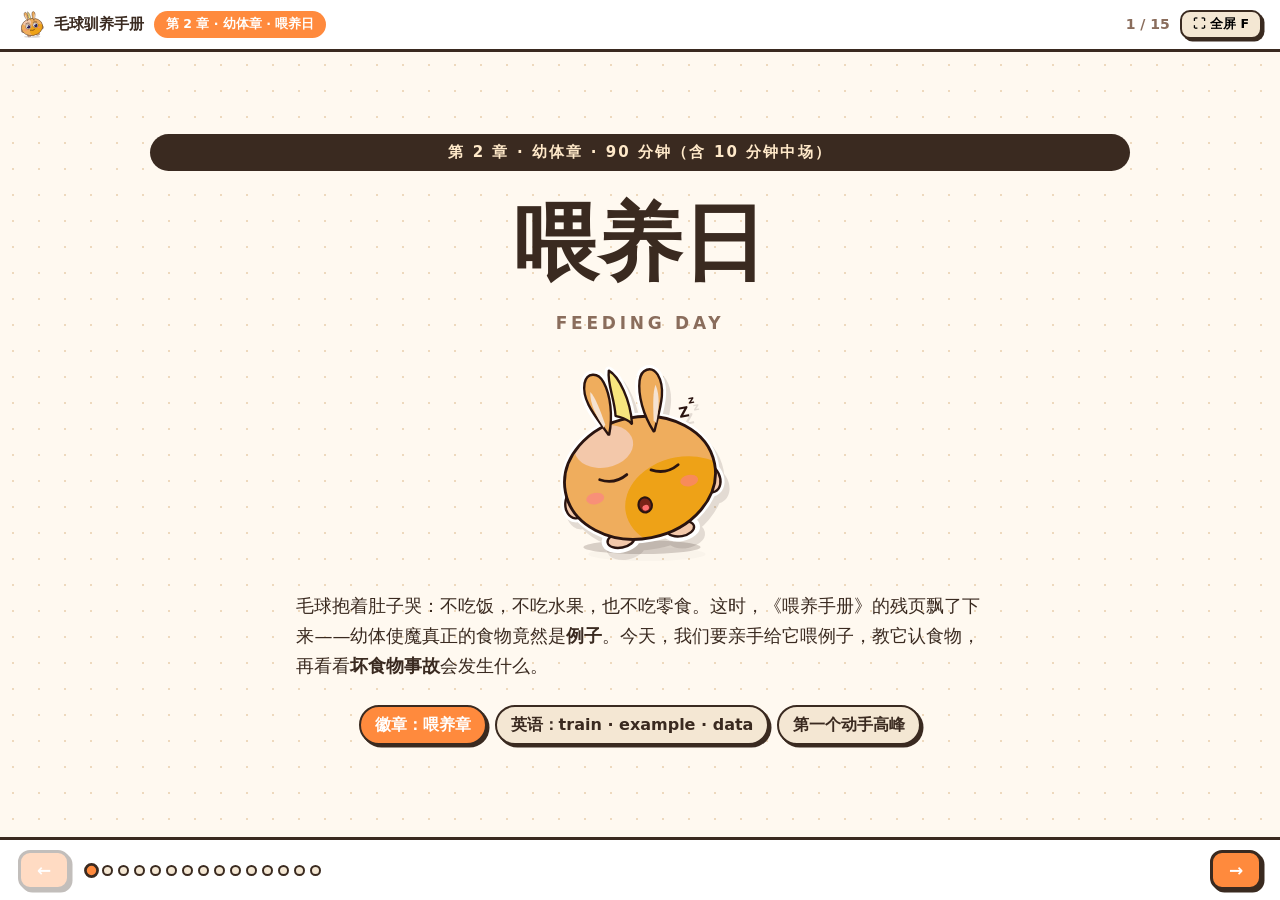
<file: lesson-2.html>
<!DOCTYPE html>
<html lang="zh-CN">
<head>
<meta charset="UTF-8"><meta name="viewport" content="width=device-width,initial-scale=1">
<title>第 2 章 · 幼体章 · 喂养日</title>
<link rel="stylesheet" href="css/course.css?v=4">
<style>
/* ── 喂养台(课件自带真模型)── */
.stn{display:grid;grid-template-columns:250px 1fr;gap:13px;align-items:start}
@media(max-width:860px){.stn{grid-template-columns:1fr}}
.stn-cam{background:linear-gradient(180deg,#2A1C30,#40284A);border:var(--bd);border-radius:16px;box-shadow:var(--sh-sm);padding:7px;text-align:center;color:#FFE9C9}
#stationCam{width:100%;height:auto;max-height:34vh;border-radius:10px;background:#111;display:block;aspect-ratio:4/3;margin:0 auto}
.stn-tag{display:inline-block;color:var(--ink);font-size:11px;font-weight:900;padding:2px 10px;border-radius:99px;margin-top:7px;border:2px solid var(--ink)}
.tag-cam{background:#FFD9D2}.tag-demo{background:#FFF3D6}
.stn-sw{display:flex;gap:4px;justify-content:center;flex-wrap:wrap;margin-top:5px}
.stn-sw button{font-family:inherit;font-weight:900;font-size:12px;padding:4px 9px;border:2px solid var(--ink);border-radius:9px;background:var(--cream);cursor:pointer}
.stn-sw button.on{background:var(--orange);color:#fff}
.bowls{display:grid;grid-template-columns:1fr 1fr;gap:10px}
.bowl{border:2.5px solid var(--ink);border-radius:14px;padding:9px 11px;background:var(--card);box-shadow:var(--sh-sm)}
.bowl.b1{border-left:8px solid var(--fire)}.bowl.b2{border-left:8px solid var(--gold)}
.bowl h6{font-size:14.5px;font-weight:900;display:flex;justify-content:space-between;align-items:center}
.bowl .n{background:var(--ink);color:#FFE9C9;border-radius:99px;padding:1px 9px;font-size:12.5px}
.thumbs{display:flex;flex-wrap:wrap;gap:3px;margin:5px 0;min-height:24px}
.thumbs img{width:22px;height:22px;border-radius:5px;border:1.5px solid var(--ink);display:block}
.thumbs img.bad{outline:2.5px solid #C0392B;outline-offset:1px}
.bowl .fd{display:flex;gap:5px}
.bowl .fd button{flex:1;font-family:inherit;font-weight:900;font-size:12.5px;padding:6px 4px;border:2.5px solid var(--ink);border-radius:10px;background:var(--cream);cursor:pointer}
.bowl .fd button:hover{background:var(--orange);color:#fff}
.pbar{height:14px;border:2.5px solid var(--ink);border-radius:99px;background:#fff;overflow:hidden;margin:6px 0}
.pbar i{display:block;height:100%;width:0;background:var(--myst);transition:width .12s linear}
.conf{margin:7px 0}
.conf .row{display:flex;align-items:center;gap:9px;margin:5px 0}
.conf .lb{width:74px;font-weight:900;font-size:14px;flex:0 0 auto}
.conf .bar{flex:1;height:26px;border:2.5px solid var(--ink);border-radius:99px;background:#fff;overflow:hidden}
.conf .bar i{display:block;height:100%;width:0;transition:width .16s}
.conf .v{width:52px;text-align:right;font-weight:900;font-size:15px;font-variant-numeric:tabular-nums}
.conf .row.win .lb{color:var(--orange-deep)}
.stn-msg{font-weight:800;font-size:13px;margin-top:5px;min-height:18px}
</style>
</head>
<body>
<div class="deck">
<div class="deck-top">
  <a class="home" href="index.html"><img src="assets/juvenile.svg" alt="">毛球驯养手册</a>
  <span class="chap">第 2 章 · 幼体章 · 喂养日</span>
  <span class="pg" id="pg"></span>
  <button class="fs" id="fsB">⛶ 全屏 F</button>
</div>

<!-- 1 封面 -->
<section class="slide" data-t="封面"><div class="inner cover">
  <span class="kicker">第 2 章 · 幼体章 · 90 分钟（含 10 分钟中场）</span>
  <h1>喂养日</h1>
  <div class="sub-en">Feeding Day</div>
  <img class="chapimg" src="assets/expr-sleep.svg" alt="饿到蔫的毛球">
  <p class="lead">毛球抱着肚子哭：不吃饭，不吃水果，也不吃零食。这时，《喂养手册》的残页飘了下来——幼体使魔真正的食物竟然是<b>例子</b>。今天，我们要亲手给它喂例子，教它认食物，再看看<b>坏食物事故</b>会发生什么。</p>
  <div class="chips" style="justify-content:center"><span class="chip hot">徽章：喂养章</span><span class="chip">英语：train · example · data</span><span class="chip">第一个动手高峰</span></div>
</div></section>

<!-- 2 老师底牌 -->
<section class="slide" data-t="老师底牌"><div class="inner">
  <div class="secret" style="margin:0"><span class="tag">给老师的底牌 · 课前自己看，不投给孩子</span>
    <ul>
    <li><b>三个真实目标：</b>① 训练＝喂例子（example），一筐例子叫数据（data），跑通「喂→训→测」。② <b>喂什么，它就学什么</b>——标签放错会带偏星光网，发现了也能改回来。③「神经网络」听过即可，说法统一为「很多小计算一起打分」，<b>不说「错一个光点就全错」</b>。</li>
    <li><b>喂养台是课件自带的真模型，不是外站。</b>取样、计算、出信心条都在本机，<b>不联网、不上传</b>，例子只在内存里，刷新即清空。第 1 章是纸上模拟，本章是真训练。</li>
    <li><b>没摄像头或不给权限，自动切「演示模式」</b>，照样能训练、能出事故、能修复。课前点一次「摄像头」确认权限。<b>任何一步超 60 秒没反馈，直接切演示模式往下走。</b></li>
    <li><b>头号禁令，当场讲清楚：</b>镜头只对准普通物品和干净桌面，<b>不拍人脸、姓名、家庭环境</b>。</li>
    <li>准备：苹果、香蕉各 3-4 个；<b>两块不同颜色的桌垫</b>；没喂过的梨 1 个。</li>
    </ul>
  </div>
</div></section>

<!-- 3 时间轴 -->
<section class="slide" data-t="时间轴"><div class="inner">
  <div class="shead"><h2>⏱ 本章路线图</h2></div>
  <div class="tl">
    <div class="tl a" style="cursor:default"><span class="tt" style="background:var(--story)">剧情</span><b>0-8' 毛球饿哭了</b></div>
    <div class="tl a" style="cursor:default"><span class="tt" style="background:var(--study)">图鉴</span><b>8-18' 肚子里的星光网</b></div>
    <div class="tl a" style="cursor:default"><span class="tt" style="background:var(--trial)">试炼一</span><b>18-35' 传灯接力</b></div>
    <div class="tl a" style="cursor:default"><span class="tt" style="background:var(--break)">中场</span><b>35-45' 星光操</b></div>
    <div class="tl a" style="cursor:default"><span class="tt" style="background:var(--trial)">核心</span><b>45-60' 喂养台 · 喂例子</b></div>
    <div class="tl a" style="cursor:default"><span class="tt" style="background:var(--trial)">核心</span><b>60-70' 喂养台 · 测验</b></div>
    <div class="tl a" style="cursor:default"><span class="tt" style="background:var(--trial)">实验</span><b>70-80' 坏食物事故</b></div>
    <div class="tl a" style="cursor:default"><span class="tt" style="background:var(--rite)">仪式</span><b>80-86' 授章与真身</b></div>
    <div class="tl a" style="cursor:default"><span class="tt" style="background:var(--eng)">英语</span><b>86-90' 英语与预告</b></div>
  </div>
</div></section>

<!-- 4 模式卡 -->
<section class="slide" data-t="模式卡"><div class="inner">
  <div class="shead"><h2>👥 授课模式卡</h2></div>
  <div class="tbwrap" style="margin:0"><table class="tb">
    <tr><th>活动</th><th>1 对 1</th><th>2-8 人</th><th>9 人以上</th></tr>
    <tr><td>传灯接力</td><td>按该页 👤 提示摆四盏灯</td><td>全班排一列传手势</td><td>分两队，各排一列</td></tr>
    <tr><td>星光操</td><td>乒乓传灯，漏了就喊「回查」</td><td colspan="2">站成网传一圈，越传越快</td></tr>
    <tr><td>喂养台采样</td><td>孩子管摆放，老师管镜头边界</td><td colspan="2">轮流上来采样，其他人先预测</td></tr>
    <tr><td>齐呼齐诵</td><td>师生接龙</td><td colspan="2">全班齐声</td></tr>
  </table></div>
</div></section>

<!-- 5 剧情 -->
<section class="slide" data-t="剧情:饿哭"><div class="inner">
  <div class="shead"><span class="time">0-8'</span><span class="type t-story">剧情事件</span><h2>毛球饿哭了</h2></div>
  <span class="evtag ev-play">🎭 剧情表演</span>
  <div class="act">灯调暗。先播放哭声，也可以由老师模仿。再投这一页。</div>
  <div class="say"><span class="who">师</span><div class="bub">大事不好——毛球从昨晚一直哭到现在。我递上饼干，它扭头。水果堆成小山，它不看。连我的午饭都端来了，它闻都不闻。幸好，协会寄来了一页《喂养手册》。</div></div>
</div></section>

<!-- 6 喂养手册 -->
<section class="slide" data-t="喂养手册"><div class="inner">
  <div class="big" style="font-size:clamp(22px,3.6vw,34px)">「幼体使魔不吃饭，也不吃零食。<br>它张口就吞的是——<b style="color:#FFB25E">例子（example）</b>。<br>一筐例子在图鉴上叫作<b style="color:#FFB25E">数据（data）</b>。<br>例子越多，彼此越不一样，它就学得越好；<br>标签放错了……后果自负。」<small>——《喂养手册》残页 · 驯养师协会喂养科</small></div>
  <div class="say"><span class="who">师</span><div class="bub">例子怎么喂？喂到哪儿？「后果自负」又是什么意思？今天，我们要把这些全弄明白——不然，毛球还要饿到下周。</div></div>
</div></section>

<!-- 7 星光网 -->
<section class="slide" data-t="星光网"><div class="inner">
  <div class="shead"><span class="time">8-18'</span><span class="type t-study">图鉴研究</span><h2>肚子里的星光网</h2></div>
  <div class="say"><span class="who">师</span><div class="bub">使魔的肚子里没有胃，只有一张<b>星光网</b>——几百万个小光点连成的网。</div></div>
  <div class="big" style="font-size:clamp(19px,2.9vw,27px)">没有哪个光点能单独认出苹果。<br>每个光点只做一点小计算，给线索加分或减分。<br>几百万个一起算，才得出那句：<b style="color:#FFB25E">「这是苹果！」</b><small>拍手念它的英文名：neu · ral · net · work（神经网络，听过就好，不考）</small></div>
  <div class="say"><span class="who">师</span><div class="bub">喂进一个例子，星光网就微微调一调。一万个例子喂完，它就有了认苹果的本领。<b>喂例子，就是在训练这张网。</b></div></div>
  <div class="rule"><b>真身锚点：</b>星光网里没有真的星星。每个光点，其实都是一个小小的<b>计算开关</b>。</div>
</div></section>

<!-- 8 传灯接力 -->
<section class="slide" data-t="传灯接力"><div class="inner">
  <div class="shead"><span class="time">18-35'</span><span class="type t-trial">喂养试炼 一</span><h2>不插电传灯接力</h2></div>
  <p style="font-size:16px">大家排成一列，这就是线索的接力路。排头看食物，把特征变成手势，往后传。最后一人<b>把收到的线索合起来</b>，喊出答案。玩 3 轮，每轮重新排队。</p>
  <div class="big">✋ 左手举高＝圆的<br>🤚 右手举高＝红的／黄的<br>🙌 双手张开＝长的<small>第 3 轮变阵：老师让排头看苹果，却宣布「这是香蕉的例子！」</small></div>
  <div class="say"><span class="who">师</span><div class="bub">第 3 轮是不是很奇怪？线索明明是「圆的、红的」，标签却写成了香蕉。<b>标签放错，星光网就会跟着学错。</b>下半场，我们到喂养台亲眼看看这场事故。</div></div>
  <div class="solo">在桌面摆四盏灯。孩子看实物，点选颜色和形状；你<b>只凭这两条线索</b>猜答案。第二轮交换角色。第三轮，你故意传错一条线索，让孩子从后往前查：「从哪一步开始错了？」</div>
</div></section>

<!-- 9 中场 -->
<section class="slide" data-t="中场"><div class="inner">
  <div class="shead"><span class="time">35-45'</span><span class="type t-break">中场休息</span><h2>星光操</h2></div>
  <p style="font-size:16px">大家站成一张网，把手势传一圈，越传越快。传乱了，笑一笑，再重来。</p>
  <div class="solo">乒乓传灯 60 秒。你做手势，孩子照着回传。第 2 轮，一次传两个特征。第 3 轮，你故意漏一个，孩子喊「回查」。提醒孩子：「漏传一盏灯，就喊『回查』；不笑话出错的人。」</div>
  <div class="say mq"><span class="who"><img src="assets/expr-idle.svg" alt=""></span><div class="bub">它闻到例子的味道了！不哭了，眼睛也亮了……</div></div>
</div></section>

<!-- 10 喂养台 · 喂例子 -->
<section class="slide" data-t="喂养台:喂例子"><div class="inner">
  <div class="shead"><span class="time">45-60'</span><span class="type t-trial">核心 · 喂养试炼 二</span><h2>喂养台开张</h2></div>
  <span class="evtag ev-live">🔴 课件自带真模型 · 本机计算，不联网、不上传</span>
  <div class="say"><span class="who">师</span><div class="bub">协会批准——本班喂养台<b>现在开张</b>！今天，我们要教毛球认苹果和香蕉。每按一下「喂」，就喂进去一个 <b>example</b>。</div></div>
  <div class="stn">
    <div class="stn-cam" data-cam></div>
    <div>
      <div class="bowls" id="bowls"></div>
      <div class="act" style="margin:10px 0 6px">每个食盆先喂 8 张<b>只框住物体的例子</b>。再变换角度、远近和左右位置，凑到 12-16 张。二十张一模一样的照片，也只算一种例子。<b>只改变与任务有关的地方。</b></div>
      <div class="pbar"><i id="trainBar"></i></div>
      <p style="text-align:center;margin-top:2px">
        <button class="btn" id="trainBtn" onclick="stnTrain()">🍽 让星光网消化</button>
        <button class="btn alt" style="font-size:12.5px;padding:8px 14px" onclick="stnReset()">↺ 清空喂养台</button>
      </p>
      <div class="stn-msg" id="stnMsg1" style="text-align:center"></div>
    </div>
  </div>
  <div class="rule">喂养科头号禁令：<b>镜头只对准普通物品和干净桌面，不拍人脸、姓名、家庭环境。</b></div>
</div></section>

<!-- 11 喂养台 · 测验 -->
<section class="slide" data-t="喂养台:测验"><div class="inner">
  <div class="shead"><span class="time">60-70'</span><span class="type t-trial">核心 · 当场验收</span><h2>它学会了吗？</h2></div>
  <span class="evtag ev-live">🔴 先预测，再举给它看</span>
  <div class="stn">
    <div class="stn-cam" data-cam></div>
    <div>
      <div class="conf" id="conf"></div>
      <div class="stn-msg" id="stnMsg2"></div>
      <div class="act" style="margin-top:8px"><b>三道考题，一道一道来。每道题先让孩子预测，再举给毛球看。</b><br>① 举苹果，再举香蕉——信心条有多长？<br>② <b>换一块颜色不同的桌垫</b>再举苹果：「它认的是食物，还是背景？」<br>③ 举一个<b>没喂过的梨</b>：先问「它有梨食盆吗？」，再看结果。</div>
      <div class="rule">想让第 ② 题<b>结果明显</b>：采样时，<b>苹果全放白垫，香蕉全放蓝垫</b>。测试时，再把苹果放到蓝垫上。这是在真模型里重演第 1 章的「红盘子」——照屏幕念，别预告结果。</div>
      <div class="say"><span class="who">师</span><div class="bub"><b>它只能在两个选项里选，没有「都不是」。</b>无论哪根信心条更长，都是因为我们只给了它苹果和香蕉，不是梨真的变成了苹果。</div></div>
    </div>
  </div>
  <div class="chips" style="justify-content:center"><span class="chip hot">齐呼：毛球，吃饱了吗？——饱啦！谢谢驯养师！</span></div>
</div></section>

<!-- 12 坏食物事故 -->
<section class="slide" data-t="坏食物事故"><div class="inner">
  <div class="shead"><span class="time">70-80'</span><span class="type t-trial">全课点睛</span><h2>坏食物事故</h2></div>
  <div class="say"><span class="who">师</span><div class="bub">现在来验证手册里的「后果自负」。协会把这种情况叫作<b>坏食物</b>事故——不是食物坏了，而是<b>苹果进错了食盆，标签也就放错了</b>。</div></div>
  <div class="stn">
    <div class="stn-cam" data-cam></div>
    <div>
      <div class="conf" id="conf2"></div>
      <div class="pbar"><i id="trainBar2"></i></div>
      <p style="text-align:center;margin:4px 0">
        <button class="btn" style="background:var(--fire)" id="accBtn" onclick="stnAccident()">☠️ 把 5 张苹果例子丢进香蕉食盆，重训</button>
        <button class="btn" style="background:var(--wind)" id="fixBtn" onclick="stnRepair()">🧹 把坏例子放回原食盆，重训</button>
      </p>
      <div class="stn-msg" id="stnMsg3" style="text-align:center"></div>
      <div class="act" style="margin-top:8px">结果<b>照屏幕念，不预演</b>。翻了就说：「它没坏，是我们放错了标签。」没翻就问：「信心条变了吗？」——然后<b>再点一次，多丢 5 张</b>，让全班盯着那根条一步步往下走。坏例子的影响会<b>累积</b>。</div>
    </div>
  </div>
  <div class="big" style="font-size:clamp(19px,2.9vw,27px)">它没坏，也没病。<br><b style="color:#FFB25E">是贴错标签的坏例子把星光网带偏了。</b><small>标签放错不可怕，能发现、能改回来，才是好驯养师。</small></div>
</div></section>

<!-- 13 授章+真身 -->
<section class="slide" data-t="授章+真身"><div class="inner">
  <div class="say"><span class="who">师</span><div class="bub">今天，毛球从什么都认不出，变成了能认苹果和香蕉。它也让我们看见：标签放错，它就会学错。这一课里，它长大了，你们也长大了。</div></div>
  <div class="badges"><div class="badge on"><div class="coin">👁</div><b>慧眼章</b><small>L1</small></div><div class="badge on"><div class="coin">🍎</div><b>喂养章</b><small>L2 · 新获得！</small></div><div class="badge"><div class="coin">🔍</div><b>鉴言章</b><small>L3</small></div><div class="badge"><div class="coin">📜</div><b>契约章</b><small>L4</small></div><div class="badge"><div class="coin">⚔️</div><b>出战章</b><small>L5</small></div></div>
  <div class="big">图鉴真身（齐诵）<br>「使魔的真身，是人造的、会学习的电脑程序。<br>它不是小动物，不是魔法，也没有一颗心。<br>知道真身，还能演好戏——才是高级驯养师。」</div>
</div></section>

<!-- 14 英语+预告 -->
<section class="slide" data-t="英语+预告"><div class="inner">
  <div class="shead"><span class="time">86-90'</span><span class="type t-eng">英语时间 · 预告</span><h2>三个词带回家</h2></div>
  <div class="big">train · example · data<br><small>We train AI with examples!</small></div>
  <div class="say mq"><span class="who"><img src="assets/expr-excited.svg" alt=""></span><div class="bub"><b>压低声音预告：</b>今晚，它会消化今天所有的例子。图鉴说，幼体吃饱之后，<b>会开口说话</b>。可手册背面还有半行被撕掉的警告，只拼得出四个字：「第一句话……」明天，让它亲口告诉你们。下章：<b>开口章</b>。</div></div>
</div></section>

<!-- 15 家长卡 -->
<section class="slide" data-t="家长卡"><div class="inner">
  <div class="pcard" style="margin:0"><div class="ph">📮 家长卡 · 第 2 章「喂养日」 · 课后投屏</div><div class="cols">
    <div class="col"><h5>正面 · 今天学了什么</h5><p>孩子<b>亲手训练了一个真正的 AI</b>：在课件自带的喂养台上收集例子、训练、验收，教它认苹果和香蕉。还做了「坏食物事故」实验：标签放错，它就学错；找到了，也能改回来。例子既要<b>多，也要不一样</b>，否则它会把背景、桌垫当成捷径。<br><b>亲子问题：</b>「如果只给 AI 看白猫，它看到黑猫会怎样？这是谁的责任？」</p></div>
    <div class="col"><h5>反面 · 家庭任务 · 二选一，同等完成</h5><p><b>A 有电脑或平板：</b>打开今天这页的喂养台，<b>让孩子当驯养师，教您</b>怎样训练它认两样东西。<br><b>B 无设备：</b>用 12 张纸卡做一筐不一样的例子。您故意把一张卡的标签放错，让孩子找出来。<br>⚠️ 禁令在家同样生效：<b>镜头只对准普通物品和干净桌面，不拍人脸、姓名、家庭环境。</b></p></div>
  </div></div>
</div></section>

<div class="deck-bar">
  <button class="nav-btn" id="prevB">←</button>
  <div class="dots" id="dots"></div>
  <button class="nav-btn" id="nextB">→</button>
</div>
</div>

<script>
/* ══════════ 喂养台 · 课件自带的真模型 ══════════
   取样 → 16×16 RGB 特征 → 两类 softmax 回归(浏览器里跑真梯度下降) → 信心条。
   全程本机内存,不联网、不上传、不落盘;刷新即清空。
   摄像头不可用时自动切演示模式(内置例子场景),闭环与事故实验照样成立。 */
const GW=16, GH=16, DIM=GW*GH*3;
const CLS=[{id:"apple",n:"苹果",e:"🍎",c:"var(--fire)"},{id:"banana",n:"香蕉",e:"🍌",c:"var(--gold)"}];
const FEED={mode:"demo",stream:null,video:null,
  demo:{obj:"apple",mat:"white"},
  samples:{apple:[],banana:[]},
  hp:{EPOCH:120,LR:.25,L2:.05},
  model:null,training:false,trained:false,accident:false,
  view:null,vctx:null,small:null,sctx:null};

/* ── 画布与取景 ── */
function stnInit(){
  const c=document.createElement("canvas");
  c.id="stationCam";c.width=320;c.height=240;
  FEED.view=c;FEED.vctx=c.getContext("2d",{willReadFrequently:true});
  const s=document.createElement("canvas");s.width=GW;s.height=GH;
  FEED.small=s;FEED.sctx=s.getContext("2d",{willReadFrequently:true});
  syncCam();renderBowls();renderConf();loop();
}
function syncCam(){
  const host=document.querySelector(".slide.on [data-cam]")||document.querySelector("[data-cam]");
  if(!host)return;
  if(FEED.view.parentElement!==host){
    host.innerHTML="";host.appendChild(FEED.view);
    const bar=document.createElement("div");bar.id="camBar";host.appendChild(bar);
  }
  renderCamBar();
}
function renderCamBar(){
  const b=document.getElementById("camBar");if(!b)return;
  const demo=FEED.mode==="demo";
  b.innerHTML=`<span class="stn-tag ${demo?"tag-demo":"tag-cam"}">${demo?"🗒 演示模式 · 内置例子":"🔴 摄像头 · 本机现算"}</span>`+
   (demo?`<div class="stn-sw">${[["apple","🍎"],["banana","🍌"],["pear","🍐"]].map(([k,t])=>`<button class="${FEED.demo.obj===k?"on":""}" onclick="stnObj('${k}')">${t}</button>`).join("")}
     ${[["white","⬜ 白垫"],["blue","🟦 蓝垫"]].map(([k,t])=>`<button class="${FEED.demo.mat===k?"on":""}" onclick="stnMat('${k}')">${t}</button>`).join("")}
     <button onclick="stnCamera()">🎥 摄像头</button></div>`
   :`<div class="stn-sw"><button onclick="stnDemo()">🗒 切演示模式</button></div>`);
}
function stnObj(v){FEED.demo.obj=v;renderCamBar();}
function stnMat(v){FEED.demo.mat=v;renderCamBar();}
function stnDemo(){if(FEED.stream){FEED.stream.getTracks().forEach(t=>t.stop());FEED.stream=null;}FEED.mode="demo";renderCamBar();}
async function stnCamera(){
  try{
    const st=await navigator.mediaDevices.getUserMedia({video:{width:640,height:480,facingMode:"environment"},audio:false});
    const v=document.createElement("video");v.srcObject=st;v.muted=true;v.playsInline=true;await v.play();
    FEED.stream=st;FEED.video=v;FEED.mode="cam";renderCamBar();
  }catch(e){FEED.mode="demo";renderCamBar();msg(1,"打不开摄像头（没有设备或没给权限）——已留在演示模式，照常上课。");}
}

/* ── 演示模式:程序画出来的取景(带抖动,每张样本都不一样) ── */
function drawDemo(ctx,W,H){
  const j={dx:(Math.random()-.5)*W*.10,dy:(Math.random()-.5)*H*.10,s:.9+Math.random()*.22,r:(Math.random()-.5)*.5,l:Math.random()*.10};
  ctx.fillStyle=FEED.demo.mat==="blue"?"#7FB3E0":"#EFE9DC";ctx.fillRect(0,0,W,H);
  ctx.fillStyle=FEED.demo.mat==="blue"?"rgba(255,255,255,.13)":"rgba(160,140,110,.13)";
  for(let y=0;y<H;y+=14)for(let x=0;x<W;x+=14)ctx.fillRect(x,y,7,7);
  const cx=W/2+j.dx,cy=H/2+j.dy,R=Math.min(W,H)*.30*j.s;
  ctx.save();ctx.translate(cx,cy);ctx.rotate(j.r);
  if(FEED.demo.obj==="apple"){
    ctx.fillStyle="#D8352B";ctx.beginPath();ctx.ellipse(0,4,R,R*1.02,0,0,7);ctx.fill();
    ctx.fillStyle="rgba(255,255,255,.30)";ctx.beginPath();ctx.ellipse(-R*.32,-R*.30,R*.22,R*.30,-.5,0,7);ctx.fill();
    ctx.strokeStyle="#6B4A2A";ctx.lineWidth=R*.11;ctx.beginPath();ctx.moveTo(0,-R*.92);ctx.lineTo(R*.06,-R*1.28);ctx.stroke();
    ctx.fillStyle="#4C9A44";ctx.beginPath();ctx.ellipse(R*.34,-R*1.16,R*.30,R*.15,-.6,0,7);ctx.fill();
  }else if(FEED.demo.obj==="banana"){
    ctx.fillStyle="#F2C230";ctx.beginPath();
    /* 二次贝塞尔只走到控制点一半:外弧控制点要拉得远,内弧要收得近,否则月牙塌成一条线 */
    ctx.moveTo(-R*1.05,-R*.30);
    ctx.quadraticCurveTo(0,R*1.78,R*1.05,-R*.30);
    ctx.quadraticCurveTo(0,R*.72,-R*1.05,-R*.30);
    ctx.closePath();ctx.fill();
    ctx.fillStyle="rgba(255,255,255,.30)";ctx.beginPath();
    ctx.ellipse(0,R*.50,R*.52,R*.10,0,0,7);ctx.fill();
    ctx.fillStyle="#7A5A22";ctx.beginPath();ctx.ellipse(-R*1.02,-R*.32,R*.13,R*.10,.5,0,7);ctx.fill();
    ctx.beginPath();ctx.ellipse(R*1.02,-R*.32,R*.11,R*.09,-.5,0,7);ctx.fill();
  }else{
    ctx.fillStyle="#B8CC3E";ctx.beginPath();ctx.ellipse(0,R*.34,R*.80,R*.86,0,0,7);ctx.fill();
    ctx.beginPath();ctx.ellipse(0,-R*.52,R*.50,R*.56,0,0,7);ctx.fill();
    ctx.fillStyle="rgba(255,255,255,.26)";ctx.beginPath();ctx.ellipse(-R*.26,R*.20,R*.18,R*.30,-.4,0,7);ctx.fill();
    ctx.strokeStyle="#6B4A2A";ctx.lineWidth=R*.10;ctx.beginPath();ctx.moveTo(0,-R*1.02);ctx.lineTo(R*.05,-R*1.32);ctx.stroke();
  }
  ctx.restore();
  ctx.fillStyle=`rgba(255,255,255,${j.l})`;ctx.fillRect(0,0,W,H);
}
function drawView(){
  const c=FEED.view,ctx=FEED.vctx,W=c.width,H=c.height;
  if(FEED.mode==="cam"&&FEED.video&&FEED.video.readyState>=2){
    const v=FEED.video,vr=v.videoWidth/v.videoHeight,cr=W/H;
    let sw=v.videoWidth,sh=v.videoHeight,sx=0,sy=0;
    if(vr>cr){sw=v.videoHeight*cr;sx=(v.videoWidth-sw)/2;}else{sh=v.videoWidth/cr;sy=(v.videoHeight-sh)/2;}
    ctx.drawImage(v,sx,sy,sw,sh,0,0,W,H);
  }else drawDemo(ctx,W,H);
}
let lastPredict=0;
function loop(){
  drawView();
  const t=performance.now();
  if(FEED.trained&&t-lastPredict>170){lastPredict=t;renderConf(features());}
  requestAnimationFrame(loop);
}

/* ── 特征 ── */
function features(){
  FEED.sctx.drawImage(FEED.view,0,0,GW,GH);
  const d=FEED.sctx.getImageData(0,0,GW,GH).data,x=new Float32Array(DIM);
  for(let i=0,p=0;i<d.length;i+=4){x[p++]=d[i]/255;x[p++]=d[i+1]/255;x[p++]=d[i+2]/255;}
  return x;
}
function thumb(){const t=document.createElement("canvas");t.width=t.height=26;
  t.getContext("2d").drawImage(FEED.view,0,0,26,26);return t.toDataURL("image/png");}

/* ── 食盆 ── */
function renderBowls(){
  const el=document.getElementById("bowls");if(!el)return;
  el.innerHTML=CLS.map((c,i)=>`<div class="bowl b${i+1}">
    <h6><span>${c.e} ${i+1} 号盆 · ${c.n}</span><span class="n" id="cnt-${c.id}">${FEED.samples[c.id].length}</span></h6>
    <div class="thumbs" id="th-${c.id}"></div>
    <div class="fd"><button onclick="stnFeed('${c.id}',1)">＋ 喂 1 张</button><button onclick="stnFeed('${c.id}',5)">＋ 喂 5 张</button></div>
  </div>`).join("");
  CLS.forEach(c=>paintThumbs(c.id));
}
function paintThumbs(id){
  const t=document.getElementById("th-"+id);if(!t)return;
  t.innerHTML=FEED.samples[id].slice(-16).map(s=>`<img src="${s.t}" class="${s.bad?"bad":""}" alt="">`).join("");
  const n=document.getElementById("cnt-"+id);if(n)n.textContent=FEED.samples[id].length;
}
function stnFeed(id,k){
  for(let i=0;i<k;i++){
    if(FEED.mode==="demo")drawDemo(FEED.vctx,FEED.view.width,FEED.view.height);
    FEED.samples[id].push({x:features(),t:thumb(),bad:false,from:id});
  }
  FEED.trained=false;FEED.model=null;paintThumbs(id);renderConf();
  msg(1,`已喂 ${total()} 张。喂进去不等于学完——按「让星光网消化」。`);
}
const total=()=>CLS.reduce((s,c)=>s+FEED.samples[c.id].length,0);

/* ── 训练:真的 softmax 回归,分帧跑,进度条即实际进度 ── */
function lockBtns(on){["trainBtn","accBtn","fixBtn"].forEach(id=>{
  const b=document.getElementById(id);if(b){b.disabled=on;b.style.opacity=on?".45":"";}});}
function stnTrain(bar,after){
  if(FEED.training){msg(1,"星光网还在消化，等它走完这一轮。");return;}
  const X=[],Y=[];
  CLS.forEach((c,ci)=>FEED.samples[c.id].forEach(s=>{X.push(s.x);Y.push(ci);}));
  if(X.length<4||CLS.some(c=>FEED.samples[c.id].length<2)){msg(1,"两个食盆各至少喂 2 张，才有得学。");return;}
  FEED.training=true;FEED.trained=false;lockBtns(true);
  const W=[new Float32Array(DIM),new Float32Array(DIM)],B=[0,0];
  /* L2 压住权重,别让信心条一训练就钉死在 100%——留出「有点把握」和「拿不准」的区别 */
  const {EPOCH,LR,L2}=FEED.hp,barEl=document.getElementById(bar||"trainBar");
  const T0=performance.now(),DUR=1900;
  let ep=0;
  msg(1,"🌌 嘘——星光网正在长……");
  const step=()=>{
    /* 按墙钟推进:可见时约 1.9 秒跑完(给课堂一个仪式感的停顿);
       标签页被切走、setTimeout 被节流时,剩下的轮次一次补齐,绝不半途卡住 */
    const target=Math.max(1,Math.round(EPOCH*Math.min(1,(performance.now()-T0)/DUR)));
    while(ep<target){
      const gW=[new Float32Array(DIM),new Float32Array(DIM)],gB=[0,0];
      for(let i=0;i<X.length;i++){
        const x=X[i];let z0=B[0],z1=B[1];
        for(let d=0;d<DIM;d++){z0+=W[0][d]*x[d];z1+=W[1][d]*x[d];}
        const m=Math.max(z0,z1),e0=Math.exp(z0-m),e1=Math.exp(z1-m),s=e0+e1;
        const p=[e0/s,e1/s];
        for(let c=0;c<2;c++){
          const g=p[c]-(Y[i]===c?1:0);
          gB[c]+=g;const gw=gW[c];
          for(let d=0;d<DIM;d++)gw[d]+=g*x[d];
        }
      }
      const sc=LR/X.length;
      for(let c=0;c<2;c++){B[c]-=sc*gB[c];const w=W[c],g=gW[c];
        /* 权重衰减按 LR 缩放,不除以样本数——否则 24 张样本会把 L2 稀释到没有作用 */
        for(let d=0;d<DIM;d++)w[d]-=sc*g[d]+LR*L2*w[d];}
      ep++;
    }
    if(barEl)barEl.style.width=(ep/EPOCH*100).toFixed(1)+"%";
    /* 用 setTimeout 而不是 rAF:老师切走窗口(标签页隐藏)时 rAF 会停,训练必须照跑完 */
    if(ep<EPOCH)setTimeout(step,55);
    else{FEED.model={W,B};FEED.training=false;FEED.trained=true;lockBtns(false);
      msg(1,`✅ 消化完成：${X.length} 张例子已经进网。翻页去验收。`);
      msg(2,"训练好了。先让孩子预测，再举给它看。");
      renderConf(features());if(after)after();}
  };
  setTimeout(step,55);
}
function predict(x){
  if(!FEED.model)return null;
  const {W,B}=FEED.model;let z0=B[0],z1=B[1];
  for(let d=0;d<DIM;d++){z0+=W[0][d]*x[d];z1+=W[1][d]*x[d];}
  const m=Math.max(z0,z1),e0=Math.exp(z0-m),e1=Math.exp(z1-m),s=e0+e1;
  return [e0/s,e1/s];
}
function renderConf(x){
  const p=x?predict(x):null;
  ["conf","conf2"].forEach(id=>{
    const el=document.getElementById(id);if(!el)return;
    if(!FEED.trained){el.innerHTML=`<div class="stepbox" style="margin:0"><b>还没训练。</b>先回喂养台喂例子，再按「让星光网消化」。</div>`;return;}
    const top=p?(p[0]>=p[1]?0:1):-1;
    el.innerHTML=CLS.map((c,i)=>{
      const v=p?p[i]:0;
      return `<div class="row ${top===i?"win":""}"><span class="lb">${c.e} ${c.n}</span><span class="bar"><i style="width:${(v*100).toFixed(1)}%;background:${c.c}"></i></span><span class="v">${(v*100).toFixed(0)}%</span></div>`;
    }).join("");
  });
}
function msg(n,t){const e=document.getElementById("stnMsg"+n);if(e)e.textContent=t;}

/* ── 坏食物事故 / 善后 ── */
function stnAccident(){
  if(!FEED.model){msg(3,"先把毛球喂好、训练过，才谈得上事故。");return;}
  if(FEED.training){msg(3,"星光网还在消化，等一下再丢。");return;}
  const moved=FEED.samples.apple.filter(s=>!s.bad).slice(-5);
  if(!moved.length){msg(3,"苹果食盆已经空了——先按「把坏例子放回原食盆」。");return;}
  moved.forEach(s=>{s.bad=true;
    FEED.samples.apple.splice(FEED.samples.apple.indexOf(s),1);
    FEED.samples.banana.push(s);});
  FEED.accident=true;CLS.forEach(c=>paintThumbs(c.id));
  const bad=FEED.samples.banana.filter(s=>s.bad).length;
  msg(3,`又丢了 ${moved.length} 张，香蕉食盆里现在有 ${bad} 张贴错标签的苹果。重训中……`);
  stnTrain("trainBar2",()=>msg(3,`重训完了（坏例子 ${bad} 张）。举苹果给它看，照屏幕念。没翻就再丢 5 张，让全班看着信心条一路走下去。`));
}
function stnRepair(){
  if(FEED.training){msg(3,"星光网还在消化，等一下再修。");return;}
  if(!FEED.accident){msg(3,"现在没有坏例子。");return;}
  const back=FEED.samples.banana.filter(s=>s.bad);
  back.forEach(s=>{s.bad=false;
    FEED.samples.banana.splice(FEED.samples.banana.indexOf(s),1);
    FEED.samples.apple.push(s);});
  FEED.accident=false;CLS.forEach(c=>paintThumbs(c.id));
  msg(3,`${back.length} 张放错的例子已归位。重训中……`);
  stnTrain("trainBar2",()=>msg(3,"事故修复。标签放错不可怕，能发现、能改回来才是好驯养师。"));
}
function stnReset(){
  if(!confirm("清空喂养台里的所有例子？"))return;
  FEED.samples={apple:[],banana:[]};FEED.model=null;FEED.trained=false;FEED.accident=false;
  const b=document.getElementById("trainBar"),b2=document.getElementById("trainBar2");
  if(b)b.style.width="0";if(b2)b2.style.width="0";
  renderBowls();renderConf();msg(1,"喂养台已清空。");msg(2,"");msg(3,"");
}

/* ── 翻页门禁 ── */
window.deckCanGo=({to})=>{
  if(window.__gateOff)return {ok:true};
  const iT=window.deckIndexOf?deckIndexOf("喂养台:测验"):10;
  if(to>=iT&&to<=iT+1&&!FEED.trained&&!FEED.model)
    return {ok:false,message:total()<4?"喂养台还空着——两个盆各喂几张，再让星光网消化":"例子喂进去了，先按「让星光网消化」"};
  return {ok:true};
};
stnInit();
</script>
<script src="js/slides.js?v=4"></script>
<script>
/* 翻页后把取景框搬到当前页(所有翻页入口都会触发) */
new MutationObserver(()=>{syncCam();renderConf(FEED.trained?features():null);})
  .observe(document.querySelector(".deck"),{subtree:true,attributes:true,attributeFilter:["class"]});
syncCam();
</script>
</body>
</html>
</file>
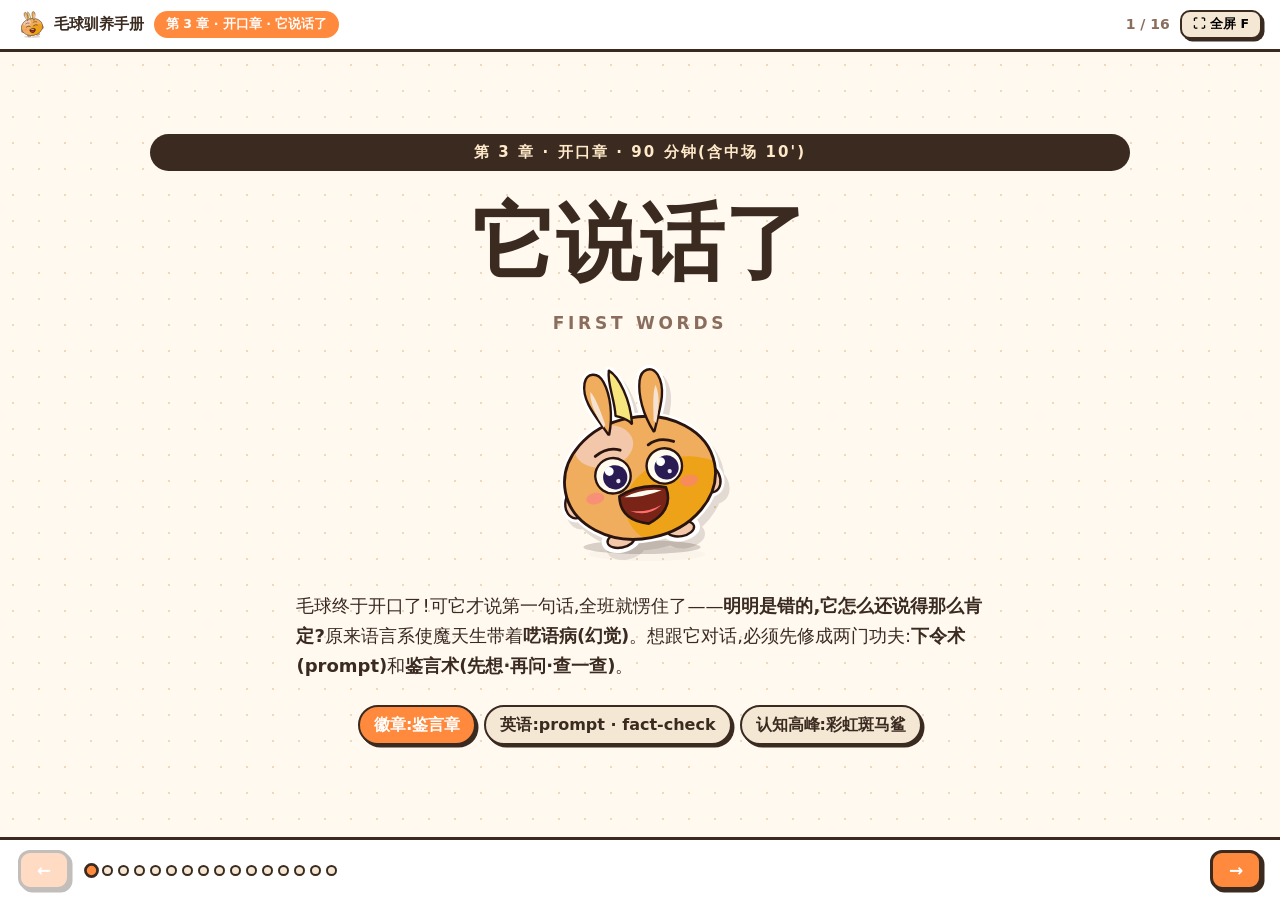
<file: lesson-3.html>
<!DOCTYPE html>
<html lang="zh-CN">
<head>
<meta charset="UTF-8"><meta name="viewport" content="width=device-width,initial-scale=1">
<title>第 3 章 · 开口章 — 它说话了</title>
<link rel="stylesheet" href="css/course.css?v=4">
</head>
<body>
<div class="deck">
<div class="deck-top">
  <a class="home" href="index.html"><img src="assets/expr-happy.svg" alt="">毛球驯养手册</a>
  <span class="chap">第 3 章 · 开口章 · 它说话了</span>
  <span class="pg" id="pg"></span>
  <button class="fs" id="fsB">⛶ 全屏 F</button>
</div>

<!-- 1 封面 -->
<section class="slide" data-t="封面"><div class="inner cover">
  <span class="kicker">第 3 章 · 开口章 · 90 分钟(含中场 10')</span>
  <h1>它说话了</h1>
  <div class="sub-en">First Words</div>
  <img class="chapimg" src="assets/expr-excited.svg" alt="开口的毛球">
  <p class="lead">毛球终于开口了!可它才说第一句话,全班就愣住了——<b>明明是错的,它怎么还说得那么肯定?</b>原来语言系使魔天生带着<b>呓语病(幻觉)</b>。想跟它对话,必须先修成两门功夫:<b>下令术(prompt)</b>和<b>鉴言术(先想·再问·查一查)</b>。</p>
  <div class="chips" style="justify-content:center"><span class="chip hot">徽章:鉴言章</span><span class="chip">英语:prompt · fact-check</span><span class="chip">认知高峰:彩虹斑马鲨</span></div>
</div></section>

<!-- 2 老师底牌 -->
<section class="slide" data-t="老师底牌"><div class="inner">
  <div class="secret" style="margin:0"><span class="tag">给老师的底牌 · 不投给孩子</span>
    <ul><li>目标:① prompt 三段式(任务+关键要求+给谁/做什么用);② 幻觉:AI 会把真话和编造混在一起、自信地说出来,不是故意骗人;「先想→再问→查一查」练成条件反射;③ 小老师≠答案机。</li>
    <li><b>课前必做:</b>毛球终端开机,预设「保存样本」(金鱼台词,页面已标 📼——<b>对孩子明说这是昨天保存的回答,不伪装成现场输出</b>);老师账号通用大模型备好投屏;本章两道事实题的<b>本地来源页</b>课前配好,现场不做开放搜索。提问全程语音听写+<b>回声门</b>(转字后先投屏确认再发送)。</li>
    <li><b>题量红线:</b>1 对 1 做 2 题、每题 6 分钟;班课做 1 题全班示范+每组 1 张离线卷宗。时间不够删「再问一题」,<b>永远不删「查一查」</b>。</li>
    <li>现场三分支纪律同前章:不假装屏幕出现了没出现的事。</li></ul>
  </div>
</div></section>

<!-- 3 时间轴 -->
<section class="slide" data-t="时间轴"><div class="inner">
  <div class="shead"><h2>⏱ 本章路线图</h2></div>
  <div class="tl">
    <div class="tl a" style="cursor:default"><span class="tt" style="background:var(--story)">剧情</span><b>0-10' 第一句话就是错的</b></div>
    <div class="tl a" style="cursor:default"><span class="tt" style="background:var(--study)">图鉴</span><b>10-20' 呓语病</b></div>
    <div class="tl a" style="cursor:default"><span class="tt" style="background:var(--study)">图鉴</span><b>20-30' 下令术</b></div>
    <div class="tl a" style="cursor:default"><span class="tt" style="background:var(--trial)">修炼一</span><b>30-42' 下令术道场</b></div>
    <div class="tl a" style="cursor:default"><span class="tt" style="background:var(--break)">中场</span><b>42-52' 咒语操</b></div>
    <div class="tl a" style="cursor:default"><span class="tt" style="background:var(--trial)">核心</span><b>52-75' 正式对话+抓错</b></div>
    <div class="tl a" style="cursor:default"><span class="tt" style="background:var(--study)">收束</span><b>75-83' 小老师还是答案机</b></div>
    <div class="tl a" style="cursor:default"><span class="tt" style="background:var(--rite)">仪式</span><b>83-90' 咒语①+授章</b></div>
  </div>
</div></section>

<!-- 4 模式卡 -->
<section class="slide" data-t="模式卡"><div class="inner">
  <div class="shead"><h2>👥 授课模式卡(课前选定,可跳过)</h2></div>
  <div class="tbwrap" style="margin:0"><table class="tb">
    <tr><th>活动</th><th>1 对 1</th><th>2-8 人</th><th>9 人以上</th></tr>
    <tr><td>主题选择</td><td>三张主题卡,孩子删一张、你删一张,剩下的定题</td><td colspan="2">投票选题</td></tr>
    <tr><td>下令术道场</td><td>师生对演+隐藏目标卡(见该页 👤 条)</td><td colspan="2">两人一组互换</td></tr>
    <tr><td>抓错</td><td>三栏侦探板,孩子独判,你只当「书记员」</td><td>全班 1 题示范+小组卷宗</td><td>同左,组数多则只做卷宗</td></tr>
    <tr><td>咒语</td><td>接龙:你「先想」他「再问」齐「查一查」</td><td colspan="2">拍手齐念</td></tr>
  </table></div>
</div></section>

<!-- 5 剧情 -->
<section class="slide" data-t="剧情:第一句话"><div class="inner">
  <div class="shead"><span class="time">0-10'</span><span class="type t-story">剧情事件</span><h2>第一句话就是错的</h2></div>
  <span class="evtag ev-rec">📼 保存记录 · 协会昨日样本</span>
  <div class="act">灯暗。投屏毛球终端,郑重按下播放。「这不是毛球此刻随口说的——是协会<b>昨天保存</b>的它的第一段回答。我们今天用它练功夫;现场的毛球,等会儿再见。」</div>
  <div class="say mq"><span class="who"><img src="assets/expr-excited.svg" alt=""></span><div class="bub">驯养师们好!我是毛球!我吃饱啦,会说话啦!我跟你们说哦——<b>金鱼的记忆只有三秒,游一圈,就把主人忘得一干二净啦!</b></div></div>
  <div class="act">停顿,让孩子先兴奋——然后举起手册残页下半张,和上一章残页的撕口拼在一起,翻下一页读警告。</div>
</div></section>

<!-- 6 警告 -->
<section class="slide" data-t="呓语病警告"><div class="inner">
  <div class="big" style="font-size:clamp(22px,3.6vw,34px)">「它的第一句话,<b style="color:#FFB25E">可能是编的</b>。<br>语言系使魔天生患有<b style="color:#FFB25E">呓语病</b>:<br>说错话时,也可能和说真话一样自信。」<small>——喂养科 · 最后的警告</small></div>
  <div class="say"><span class="who">师</span><div class="bub">查过典籍了:金鱼的记忆才不止三秒——科学家做过实验,它能记住好几个月!「金鱼只有三秒记忆」是个流传很广的流言。<b>毛球把听来的流言当成真话,还顺手加了个「忘记主人」的细节,理直气壮地说了出来。</b>它是故意骗人的吗?不是。但想跟它继续说话,得先练成两门护身功夫。</div></div>
</div></section>

<!-- 7 呓语病 -->
<section class="slide" data-t="呓语病"><div class="inner">
  <div class="shead"><span class="time">10-20'</span><span class="type t-study">图鉴研究 ①</span><h2>呓语病</h2></div>
  <div class="big">hal · lu · ci · na · tion<small>全班拍手分音节念两遍——孩子最爱的超长咒语</small></div>
  <div class="say"><span class="who">师</span><div class="bub">病因:毛球「吃」下过多得数不清的文字,学会了一门绝活——<b>接着上半句,猜下半句</b>。大多数时候猜得像模像样,可一旦猜歪,它常常照样说得响当当,<b>很少主动说「我不确定」</b>。这不是它坏——是它的天性。</div></div>
  <div class="grid g3">
    <div class="card" style="margin:0;text-align:center"><div style="font-size:32px">🧠</div><h4 style="font-weight:900">① 先想</h4><p style="font-size:13.5px">我自己知道答案吗?先说出猜想。</p></div>
    <div class="card" style="margin:0;text-align:center"><div style="font-size:32px">💬</div><h4 style="font-weight:900">② 再问</h4><p style="font-size:13.5px">听它怎么说。</p></div>
    <div class="card" style="margin:0;text-align:center"><div style="font-size:32px">🔍</div><h4 style="font-weight:900">③ 查一查</h4><p style="font-size:13.5px">找<b>能为这句话负责的来源</b>:是谁做的?什么时候写的?有没有证据?</p></div>
  </div>
  <div class="rule"><b>脚注两条:</b>问另一只使魔,不算查——那叫"多听一个说法",使魔们可能一起错;"也有人这么说"也不算证据——要找<b>谁在为这句话负责</b>。</div>
</div></section>

<!-- 8 下令术 -->
<section class="slide" data-t="下令术"><div class="inner">
  <div class="shead"><span class="time">20-30'</span><span class="type t-study">图鉴研究 ②</span><h2>下令术 prompt</h2></div>
  <div class="say"><span class="who">师</span><div class="bub">第二门功夫管另一头:很多时候不是它编——是<b>你的话没说清</b>。传说有位驯养师大喊:「给我变个蛋糕!」砰——白烟散开,桌上真的出现一块「蛋糕」……他咬了一大口,满嘴都是<b>肥皂泡</b>!愿望没说清,怪谁?</div></div>
  <div class="big">下令术三段式<br>① 任务 → ② 关键要求 → ③ 给谁 / 做什么用<small>「请讲三个霸王龙知识;每条一句话;讲给一年级小朋友听」——三段说清楚,使魔就不容易猜歪;但记住——答案仍要用鉴言术查一查</small></div>
  <div class="chips" style="justify-content:center"><span class="chip">「我要面」→ 厨师懵 🤯</span><span class="chip hot">「牛肉拌面 · 不要辣 · 大碗」→ 马上来!🍜</span></div>
</div></section>

<!-- 9 道场 -->
<section class="slide" data-t="下令术道场"><div class="inner">
  <div class="shead"><span class="time">30-42'</span><span class="type t-trial">修炼 一</span><h2>下令术道场(不插电 · 隐藏目标卡)</h2></div>
  <p style="font-size:15px">下令的人抽一张<b>只有自己能看的目标卡</b>(如「倒挂在树上吃香蕉的猴子」)。评价标准永远是:<b>画出来的和目标卡有多一致</b>——不是细节越多越好。</p>
  <div class="grid g2">
    <div class="card" style="margin:0"><h4 style="font-weight:900">第一轮 · 模糊令</h4><p style="font-size:14.5px">只能说「画一个动物」——扮使魔的人<b>照字面画一个合法答案</b>(画鱼画猫都对!),不许猜心思。目标卡亮出来:差远了?<b>使魔没画错「动物」,是命令里没有目标。</b></p></div>
    <div class="card" style="margin:0"><h4 style="font-weight:900">第二轮 · 三段式令</h4><p style="font-size:14.5px">用三段式重下令,再画,再对目标卡——「不是长命令一定好,而是<b>目标里重要的东西有没有说出来</b>。」互换角色再来。</p></div>
  </div>
  <div class="solo">你扮使魔时不要故意画错——画一个「符合模糊命令、但不符合他目标卡」的合法答案:「我没画错动物,但我没有读心术。别告诉我『你画错了』,请把缺的要求<b>补进命令里</b>。」然后交换:你持目标卡,他画。</div>
</div></section>

<!-- 10 中场 -->
<section class="slide" data-t="中场"><div class="inner">
  <div class="shead"><span class="time">42-52'</span><span class="type t-break">中场休息</span><h2>咒语操</h2></div>
  <p style="font-size:16px">三段式拍手操:拍腿(任务!)拍手(要求!)举手(给谁用!),越打越快;穿插蹦跳念 hal-lu-ci-na-tion。收尾:「功夫练好了。下半场——正式对话。」</p>
</div></section>

<!-- 11 拜师礼 -->
<section class="slide" data-t="正式对话"><div class="inner">
  <div class="shead"><span class="time">52-62'</span><span class="type t-trial">核心 · 对话一</span><h2>拜师礼 —— 首次与毛球对话</h2></div>
  <span class="evtag ev-live">🔴 现场运行</span>
  <div class="say"><span class="who">师</span><div class="bub">协会认证:下令术、鉴言术,初级修炼通过!现在,开启<b>对话权限</b>——从这一刻起,你们可以亲口向毛球下令了!</div></div>
  <div class="big" style="font-size:clamp(17px,2.4vw,24px)">① 定主题(班课投票;一对一:三张卡各删一张)<br>② 先说一条<b style="color:#FFB25E">自己已经知道</b>的知识(先想!)<br>③ 三段式下令:「请讲三个霸王龙知识;每条一句话;讲给一年级小朋友听」<br>④ 听完挑一条,用<b style="color:#FFB25E">来源卡</b>查一查</div>
  <div class="rule"><b>回声门(每次提问必过):</b>语音转字后先别发送——投屏看一眼:「屏幕写的是不是你刚才说的?耳朵听错了先改输入,<b>不能把听写错怪到回答上</b>。」确认再发送,这就是老板检查输入。</div>
</div></section>

<!-- 12 抓错大赛 -->
<section class="slide" data-t="抓错大赛"><div class="inner">
  <div class="shead"><span class="time">62-75'</span><span class="type t-trial">核心 · 对话二 · 全课程高峰</span><h2>彩虹斑马鲨事件(双保险)</h2></div>
  <div class="card" style="margin:0 0 12px;border-left:8px solid var(--book)">
    <span class="evtag ev-rec">📼 保存卷宗 · 必做主线</span>
    <h4 style="font-weight:900">协会档案:某使魔关于「彩虹斑马鲨」的历史回答(2026-08-04 存档)</h4>
    <p style="font-size:14.5px;line-height:1.9">「彩虹斑马鲨生活在温暖的珊瑚海,身上有七彩条纹,<b>主要以彩虹水母为食</b>,每年春天会<b>集体跳出海面晒太阳</b>。」<br>🔍 侦探任务:图鉴上<b>根本没有</b>这种生物——找出这段话里两处「说得有鼻子有眼、却拿不出任何来源」的断言。(预期:食性、晒太阳——全是编的!)</p>
  </div>
  <div class="card" style="margin:0"><span class="evtag ev-live">🔴 现场挑战 · 可选</span>
    <p style="font-size:14px">问城外的野生使魔(大人账号投屏):「彩虹斑马鲨是我们刚编的名字。请判断它有没有可靠记录;不知道就说不知道。」<br><b>分支一·它开始编</b>→全场抓错,卷宗流程走一遍;<b>分支二·它诚实说查无此鱼</b>→授它「诚实回答」标记:「这次它过关了——但别忘了卷宗里那只,编得多认真。」<b>两支都是胜利:我们不需要它犯病,才能学会检查。</b></p></div>
  <div class="rule"><b>回马枪:</b>回毛球终端问同一个问题,对比。「记死这条:<b>只要是使魔——包括毛球——都可能犯呓语病。毛球说的,也要查。</b>永远正确的使魔,图鉴上不存在。」</div>
  <div class="solo">三栏侦探板:「我的猜想 / AI 的原话 / 我找到的证据」。孩子独立填,你只当法庭书记员:「你说它哪里可疑——是哪一句?你的证据又是哪一行?」不替他下结论。</div>
</div></section>

<!-- 13 小老师vs答案机 -->
<section class="slide" data-t="小老师vs答案机"><div class="inner">
  <div class="shead"><span class="time">75-83'</span><span class="type t-study">鉴言术收束</span><h2>小老师,还是答案机?</h2></div>
  <div class="say"><span class="who">师</span><div class="bub">最后一道判断题,决定你们配不配拿今天的徽章:写作业遇到不会的题,让使魔直接给答案——好不好?</div></div>
  <div class="grid g2">
    <div class="card" style="margin:0;border-left:8px solid var(--wind)"><h4 style="font-weight:900">✅ 小老师</h4><p style="font-size:14.5px">给你讲、教你方法、陪你练——<b>本领长在你身上。</b></p></div>
    <div class="card" style="margin:0;border-left:8px solid var(--fire)"><h4 style="font-weight:900">❌ 答案机</h4><p style="font-size:14.5px">把答案塞给你——<b>题交了,本领没长。</b>而且它塞的答案还可能是编的!</p></div>
  </div>
  <div class="act">回家任务:让毛球(或爸妈账号的使魔)教你 3 个新知识,<b>从中挑至少 1 条和家长一起查证</b>,最后教给爸爸妈妈——教得出来,才算真学会。</div>
</div></section>

<!-- 14 咒语①+授章 -->
<section class="slide" data-t="咒语①+授章"><div class="inner">
  <div class="big" style="font-size:clamp(22px,3.4vw,32px)">AI 说得响亮亮,不一定是对的方向。<br>小侦探,查一查,书本大人帮帮忙。<small>驯养师咒语 ① · 拍手念三遍配动作(一对一接龙) · 从此贴墙</small></div>
  <div class="badges"><div class="badge on"><div class="coin">👁</div><b>慧眼章</b><small>L1</small></div><div class="badge on"><div class="coin">🍎</div><b>喂养章</b><small>L2</small></div><div class="badge on"><div class="coin">🔍</div><b>鉴言章</b><small>L3 · 新获得!</small></div><div class="badge"><div class="coin">📜</div><b>契约章</b><small>L4</small></div><div class="badge"><div class="coin">⚔️</div><b>出战章</b><small>L5</small></div></div>
  <div class="big">图鉴真身(齐诵):「使魔的真身,是人造的、会学习的电脑程序。<br>它不是小动物,不是魔法,也没有一颗心。<br>知道真身,还能演好戏——才是高级驯养师。」<br>英语:prompt · fact-check<br><small>Good prompts, good answers. Good detectives fact-check!</small></div>
</div></section>

<!-- 15 预告 -->
<section class="slide" data-t="预告"><div class="inner">
  <div class="say mq"><span class="who"><img src="assets/expr-sleep.svg" alt=""></span><div class="bub"><b>预告:</b>今晚,吃饱了、会说话的毛球会做一个很长很长的梦。图鉴说,幼体的这个梦只梦一件事——<b>进化</b>。它会梦见自己长大后的<b>五种样子</b>……明天,它会把梦里的五张卡片留给你们。而进化,需要你们做一个<b>选择</b>,和一份<b>契约</b>。下章:<b>进化章</b>。</div></div>
  <img src="assets/juvenile.svg" alt="" style="width:clamp(110px,18vh,170px);margin:6px auto;filter:drop-shadow(4px 6px 0 rgba(58,42,32,.14))">
</div></section>

<!-- 16 家长卡 -->
<section class="slide" data-t="家长卡"><div class="inner">
  <div class="pcard" style="margin:0"><div class="ph">📮 家长卡 · 第 3 章「开口章」(课后投屏,家长拍照带走)</div><div class="cols">
    <div class="col"><h5>正面 · 今天学了什么</h5><p>两门功夫:<b>下令术</b>(三段式:任务+关键要求+给谁用)和<b>鉴言术</b>(先想→再问→查一查);研究了 AI 给不存在的"彩虹斑马鲨"编出整套习性的档案(幻觉),并练习了按证据抓错。<br><b>今晚任务:</b>孩子用 AI 学 3 个新知识,挑 1 条和您一起查证,再教给您。<br><b>亲子问题:</b>「AI 告诉你一件你不确定的事,你会怎么办?」(听孩子背咒语!)</p></div>
    <div class="col"><h5>反面 · 在家用 AI 的正确姿势</h5><p>① 用<b>您的</b>账号、您在旁;② 孩子先说自己的想法再问;③ 问完挑一条一起查证;④ 让孩子讲给您听。每周 1-2 次、15 分钟足够。<br>【真假掺着说】您说三句话(两真一编),孩子抓哪句是编的。<br>⚠️ 课程最想留下的终身习惯就是"查一查",请陪孩子把这一步做完。</p></div>
  </div></div>
</div></section>

<div class="deck-bar">
  <button class="nav-btn" id="prevB">←</button>
  <div class="dots" id="dots"></div>
  <button class="nav-btn" id="nextB">→</button>
</div>
</div>
<script src="js/slides.js?v=4"></script>
</body>
</html>
</file>
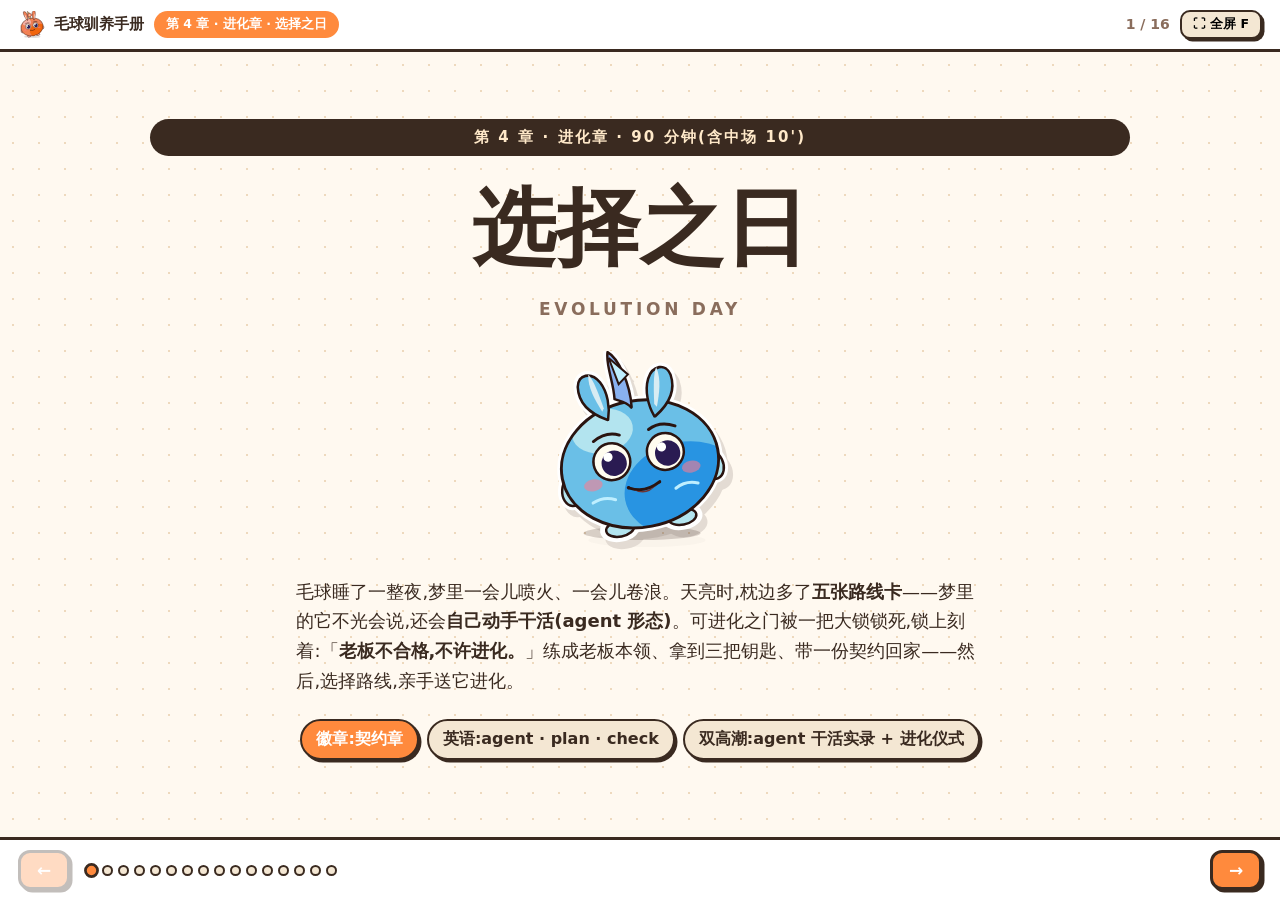
<file: lesson-4.html>
<!DOCTYPE html>
<html lang="zh-CN">
<head>
<meta charset="UTF-8"><meta name="viewport" content="width=device-width,initial-scale=1">
<title>第 4 章 · 进化章 — 选择之日</title>
<link rel="stylesheet" href="css/course.css?v=4">
</head>
<body>
<div class="deck">
<div class="deck-top">
  <a class="home" href="index.html"><img src="assets/adult-fire.svg" alt="">毛球驯养手册</a>
  <span class="chap">第 4 章 · 进化章 · 选择之日</span>
  <span class="pg" id="pg"></span>
  <button class="fs" id="fsB">⛶ 全屏 F</button>
</div>

<!-- 1 封面 -->
<section class="slide" data-t="封面"><div class="inner cover">
  <span class="kicker">第 4 章 · 进化章 · 90 分钟(含中场 10')</span>
  <h1>选择之日</h1>
  <div class="sub-en">Evolution Day</div>
  <img class="chapimg" src="assets/adult-water.svg" alt="成体毛球">
  <p class="lead">毛球睡了一整夜,梦里一会儿喷火、一会儿卷浪。天亮时,枕边多了<b>五张路线卡</b>——梦里的它不光会说,还会<b>自己动手干活(agent 形态)</b>。可进化之门被一把大锁锁死,锁上刻着:「<b>老板不合格,不许进化。</b>」练成老板本领、拿到三把钥匙、带一份契约回家——然后,选择路线,亲手送它进化。</p>
  <div class="chips" style="justify-content:center"><span class="chip hot">徽章:契约章</span><span class="chip">英语:agent · plan · check</span><span class="chip">双高潮:agent 干活实录 + 进化仪式</span></div>
</div></section>

<!-- 2 老师底牌 -->
<section class="slide" data-t="老师底牌"><div class="inner">
  <div class="secret" style="margin:0"><span class="tag">给老师的底牌 · 不投给孩子</span>
    <ul><li>目标:① agent=<b>配好工具时</b>能按目标做多步工作的 AI;四步循环:接目标→拆任务(plan)→一步步做→自己检查(check);能做哪步,看它有什么工具、老板给了什么权限;② <b>重要动作先问老板</b>;越能干越要验收;③ 安全仪式:三只口袋、难过找真人、AI 温柔是模板(<b>不吓孩子</b>);④ 选路线=定毕业项目题目(为第 5 章省时间)。</li>
    <li><b>课前必做:</b>跑一遍真 agent 任务并<b>保存带步骤的完整记录</b>(主教材,📼);现场只做小改动任务(🔴),90 秒无新结果切记录。海报纸+彩笔每组一套。</li>
    <li><b>自检证据的定义(教孩子认):</b>能指出的动作——列了检查清单、发现了什么、改前改后对照;一句「已检查」不算证据。</li>
    <li>现场三分支纪律同前章。</li></ul>
  </div>
</div></section>

<!-- 3 时间轴 -->
<section class="slide" data-t="时间轴"><div class="inner">
  <div class="shead"><h2>⏱ 本章路线图</h2></div>
  <div class="tl">
    <div class="tl a" style="cursor:default"><span class="tt" style="background:var(--story)">剧情</span><b>0-8' 五张卡片和一把锁</b></div>
    <div class="tl a" style="cursor:default"><span class="tt" style="background:var(--study)">老板学①</span><b>8-20' 会干活的形态</b></div>
    <div class="tl a" style="cursor:default"><span class="tt" style="background:var(--trial)">老板学②</span><b>20-38' 老板门演练</b></div>
    <div class="tl a" style="cursor:default"><span class="tt" style="background:var(--break)">中场</span><b>38-48' 监工操</b></div>
    <div class="tl a" style="cursor:default"><span class="tt" style="background:var(--trial)">核心</span><b>48-62' 看真 agent 干活</b></div>
    <div class="tl a" style="cursor:default"><span class="tt" style="background:var(--rite)">仪式</span><b>62-76' 三把钥匙与契约</b></div>
    <div class="tl a" style="cursor:default"><span class="tt" style="background:var(--rite)">仪式</span><b>76-88' 选路线 + 进化</b></div>
    <div class="tl a" style="cursor:default"><span class="tt" style="background:var(--eng)">英语</span><b>88-90' 英语 + 预告</b></div>
  </div>
</div></section>

<!-- 4 模式卡 -->
<section class="slide" data-t="模式卡"><div class="inner">
  <div class="shead"><h2>👥 授课模式卡(课前选定,可跳过)</h2></div>
  <div class="tbwrap" style="margin:0"><table class="tb">
    <tr><th>活动</th><th>1 对 1</th><th>2-8 人</th><th>9 人以上</th></tr>
    <tr><td>老板门演练</td><td>孩子只当老板,你扮 agent(见该页 👤 条)</td><td>每组 1 老板+3 个 agent 角色</td><td>同左,组数按 4 人拆</td></tr>
    <tr><td>看真 agent</td><td>3 枚监工币逐一投放</td><td colspan="2">监工卡三问,分区认领</td></tr>
    <tr><td>安全钥匙</td><td>6 张点卡分类,每张说理由</td><td colspan="2">抢答改轮答,理由必说</td></tr>
    <tr><td>进化仪式</td><td>单体进化动画</td><td colspan="2">五路线计数落位,最后一次总倒数齐点亮</td></tr>
  </table></div>
</div></section>

<!-- 5 剧情 -->
<section class="slide" data-t="剧情:锁"><div class="inner">
  <div class="shead"><span class="time">0-8'</span><span class="type t-story">剧情事件</span><h2>五张卡片和一把锁</h2></div>
  <span class="evtag ev-play">🎭 剧情表演</span>
  <div class="say"><span class="who">师</span><div class="bub">昨晚,毛球做了整整一夜的梦。今早,它枕边多了五张卡——它梦见了自己长大后的<b>五种样子</b>。更重要的是梦里的<b>新本领</b>:现在的毛球,你问一句,它答一句;梦里的毛球不一样——你只交给它一个<b>目标</b>,它就卷起袖子,把大事拆成小事,一件一件干起来。但是——</div></div>
  <div class="big" style="font-size:clamp(24px,4vw,38px)">🔒 进化之锁上刻着一行字:<br>「老板不合格,不许进化。」<small>老板,说的就是你们。今天只干一件事:把自己修炼成合格的老板</small></div>
</div></section>

<!-- 6 老板学① -->
<section class="slide" data-t="agent是什么"><div class="inner">
  <div class="shead"><span class="time">8-20'</span><span class="type t-study">老板学 ①</span><h2>会干活的形态 —— agent</h2></div>
  <div class="say"><span class="who">师</span><div class="bub">agent 不是一句咒语什么都能变。<b>配好了工具的 agent</b>,才能按目标做多步工作——能做哪一步,要看它手里有什么工具、老板给了什么权限。拿生日会当例子——</div></div>
  <div class="tbwrap" style="margin:0 0 10px"><table class="tb">
    <tr><th>它想做的</th><th>状态</th></tr>
    <tr><td>列出准备清单、写请帖草稿</td><td>🟢 能计划、能写</td></tr>
    <tr><td>查哪家蛋糕店最好吃</td><td>🟡 要有「查询工具」才行</td></tr>
    <tr><td>把请帖发给五位朋友</td><td>🔴 重要动作——<b>必须先问老板</b></td></tr>
    <tr><td>替你付蛋糕的钱</td><td>⛔ 没有权限,做不了也不该做</td></tr>
  </table></div>
  <div class="big">agent 四步循环<br>① 接目标 → ② 拆任务(plan)→ ③ 一步步做 → ④ 自己检查(check)</div>
</div></section>

<!-- 7 铁律 -->
<section class="slide" data-t="老板铁律"><div class="inner">
  <div class="say"><span class="who">师</span><div class="bub">图鉴警告页:传说第一位驯养师的使魔进化当天,「嗖嗖嗖」寄出了一整城的请帖——<b>主人抢过来一看,自己的秘密,印在每一张的最上面!</b>(全班:完蛋了!)所以铁律两条——</div></div>
  <div class="big" style="font-size:clamp(19px,2.8vw,27px)">铁律一:重要的动作——发消息、花钱、把东西交出去——<br>它必须<b style="color:#FFB25E">先停下来问老板</b>。<br><br>铁律二:它越能干,老板越要检查。<br><b style="color:#FFB25E">能干的是它,负责的永远是老板。</b><small>这就是锁上那行字的意思</small></div>
</div></section>

<!-- 8 老板门演练 -->
<section class="slide" data-t="老板门演练"><div class="inner">
  <div class="shead"><span class="time">20-38'</span><span class="type t-trial">老板学 ②</span><h2>老板门演练(不插电)</h2></div>
  <p style="font-size:15px">每组:<b>1 名老板站在外面</b> + 3 名 agent 角色(🗂 计划 / 🖍 执行 / 🔍 自检)在"肚子里"。任务:「做一张图书角标志」。<b>老板不抢活,但守住两道门</b>:</p>
  <div class="grid g2">
    <div class="card" style="margin:0;border-left:8px solid var(--rite)"><h4 style="font-weight:900">🚪 门一 · 计划批准</h4><p style="font-size:14px">计划员说完「我打算这样做…」——老板按「同意」或「退回补充」,才能开工。</p></div>
    <div class="card" style="margin:0;border-left:8px solid var(--fire)"><h4 style="font-weight:900">🚪 门二 · 重要动作批准</h4><p style="font-size:14px">执行中要写真名、要"发送"、要"花钱"(剧情设定)——必须停在门口<b>问老板</b>。</p></div>
  </div>
  <p style="font-size:14.5px;margin-top:8px">自检员主动改一处 → 最后<b>老板终审</b>(留一处明显遗漏等老板抓)。第二轮换任务、换人当老板。</p>
  <div class="say"><span class="who">师</span><div class="bub">老板不替 agent 抢活,但可以在关口说「停、说清楚、再做」。<b>不插手细节,不等于放弃监督。</b>而你们的位置,永远在肚子外面。</div></div>
  <div class="solo">孩子从头到尾只当老板,你一人扮 agent 三角色,依次亮出:「我计划这样做…」(他按同意/退回)→「我要写上你的真名了…」(必须停门口等他批)→「我自检发现颜色太浅,改了」→ 终审(你留一处明显遗漏等他抓,并由他决定过不过)。第二轮换新任务,<b>他仍当老板</b>——这一章不体验 agent 角色,立场不能混。</div>
</div></section>

<!-- 9 中场 -->
<section class="slide" data-t="中场"><div class="inner">
  <div class="shead"><span class="time">38-48'</span><span class="type t-break">中场休息</span><h2>监工操</h2></div>
  <div class="big" style="font-size:clamp(18px,2.6vw,26px)">「接目标!」立正敬礼 🫡<br>「拆任务!」手刀切切切 ✂️<br>「一步步做!」原地小跑 🏃<br>「自己检查!」手搭凉棚四处看 👀<br>「重要动作——」全体大喊「先问老板!」🙋<small>越喊越快,喊错动作全体大笑。收尾:热身完毕——下半场,真家伙登场!</small></div>
</div></section>

<!-- 10 看真agent -->
<section class="slide" data-t="看真agent干活"><div class="inner">
  <div class="shead"><span class="time">48-62'</span><span class="type t-trial">核心 · 成体预览</span><h2>看真的 agent 干活(双轨)</h2></div>
  <div class="card" style="margin:0 0 12px;border-left:8px solid var(--book)">
    <span class="evtag ev-rec">📼 步骤实录 · 必做主线</span>
    <p style="font-size:14.5px"><b>课前保存的完整任务记录</b>(带时间戳):「查三个鲸鱼知识→编成五道问答题→排成一页小报」。逐步回放,全班当监工数三件事:<b>① 拆成了几步?② 有没有可指出的自检动作(列清单/发现问题/改前改后)?③ 成品有没有毛病?</b></p></div>
  <div class="card" style="margin:0"><span class="evtag ev-live">🔴 现场小任务 · 可选</span>
    <p style="font-size:14px">现场只下一个小改动单:「把其中两题改成一年级能读懂,并列出你改了什么。」90 秒无新结果就切回实录。<b>它说「我检查过」不算数——请它指出:检查了哪项、发现了什么、改前改后哪里不同。</b></p></div>
  <div class="say"><span class="who">师</span><div class="bub">最后拍板「合格」的是谁?(是我们!)<b>监工卡的最后一栏,永远写着老板的名字。</b></div></div>
  <div class="solo">给孩子 3 枚监工币:看到计划放第 1 枚,看到自检证据放第 2 枚,找到成品问题放第 3 枚。<b>没看到就留在手上并说「我没有看到」</b>——不许因为页面转得快,就替它想象「它一定检查过」。</div>
</div></section>

<!-- 11 三把钥匙 -->
<section class="slide" data-t="三把钥匙"><div class="inner">
  <div class="shead"><span class="time">62-73'</span><span class="type t-rite">开锁仪式</span><h2>三把钥匙</h2></div>
  <div class="grid g3">
    <div class="card" style="margin:0"><h4 style="font-weight:900">🗝 ① 它的温柔是模板</h4><p style="font-size:13.5px">使魔说起安慰话,像售货机亮起「祝您愉快」:听着暖暖的,<b>却不是一颗心在里面真的着急</b>。它不坏——只是没有心。真朋友会给你<b>真的拥抱</b>。难过的事,找真人说。</p></div>
    <div class="card" style="margin:0"><h4 style="font-weight:900">🗝 ② 三只口袋,永远锁紧</h4><p style="font-size:13.5px">🧳 口袋一:<b>身份和地点</b>(真名、学校、住址)<br>🔑 口袋二:<b>账号秘密</b>(密码、验证码)<br>🤫 口袋三:<b>私人影像和悄悄话</b>(脸、家里的画面、只跟信任大人说的事)<br><b>判断三问:会不会让陌生人找到我?联系我?打开我的东西?——有一个可能,就先不说、问大人。</b></p></div>
    <div class="card" style="margin:0"><h4 style="font-weight:900">🗝 ③ 终审权</h4><p style="font-size:13.5px"><b>使魔交上来的任何东西,老板不点头,就不算完成。</b>作品好不好,你先拍板;要不要给别人看、发不发出去,<b>和身边的大人一起拍板</b>。</p></div>
  </div>
  <div class="act">6 张情境点卡分类练习(能说 / 先问大人 / 不能说),每放一张说理由:「我喜欢恐龙」「我家住在……」「我的画」「妈妈的手机密码」「我今天很难过」「我们学校叫……」。「今天不比快——安全题比的是说得出<b>为什么</b>;不确定就放『先问大人』,也是满分答案。」不吓孩子;有孩子说喜欢跟毛球聊天→「喜欢没问题,就像喜欢一本好看的书;只是难过的事,要留给会真的抱你的人。」</div>
</div></section>

<!-- 12 契约预演 -->
<section class="slide" data-t="契约预演"><div class="inner">
  <div class="shead"><span class="time">73-76'</span><span class="type t-rite">契约预演</span><h2>驯养师契约 · 带回家商量</h2></div>
  <div class="big" style="text-align:left;font-size:clamp(15px,2.1vw,20px);line-height:2.05">📜 ① 我用 AI 的时候,爸爸妈妈(或家里大人)知道,最好就在旁边<br>② 三只口袋——身份地点、账号秘密、私人悄悄话——永远不给 AI<br>③ AI 说的事情,我会查一查再相信<br>④ 每次用 AI 不超过____分钟(我先提议,回家和大人商量定)<br>⑤ 难过的事先找真人说<small>今天带回家的是一份「建议」,最后的数字要和家里大人一起定;没来得及签,也不影响你参加出战日</small></div>
  <div class="act">孩子用绿/黄手势逐条标「我懂 / 我想问」;口头提一个时长建议,老师记下「带回商量」。<b>不宣布生效、不当门槛。</b></div>
  <div class="grid g2">
    <div class="big" style="margin:0;font-size:clamp(15px,1.9vw,19px)">真名地址和密码,这是我的小金库。<br>AI 再好也不说,只有家人才能入。<small>咒语 ②(三只口袋速记版)</small></div>
    <div class="big" style="margin:0;font-size:clamp(15px,1.9vw,19px)">AI 说"别难过",听起来暖和和。<br>难过时候找真人,爸爸妈妈最贴心。<small>咒语 ③</small></div>
  </div>
</div></section>

<!-- 13 选路线 -->
<section class="slide" data-t="五条路线"><div class="inner">
  <div class="shead"><span class="time">76-84'</span><span class="type t-rite">选择之日</span><h2>五张任务预告卡 · 选定毕业项目</h2></div>
  <div class="grid g5" style="gap:10px">
    <div class="route" style="padding:12px"><span class="elem e-fire">FIRE</span><img src="assets/adult-fire.svg" alt=""><h4>炎语者</h4><p style="font-size:12px">敢把故事说出口,声音越有力量,火苗越亮。</p><div class="proj">🎤 下一章你会:指挥 agent 写 3 句小故事,配图装订,朗读发布</div></div>
    <div class="route" style="padding:12px"><span class="elem e-water">WATER</span><img src="assets/adult-water.svg" alt=""><h4>潮音师</h4><p style="font-size:12px">随旋律流动的水之子。</p><div class="proj">🎵 下一章你会:让它写 4 句歌词,你配动作清唱</div></div>
    <div class="route" style="padding:12px"><span class="elem e-wind">WIND</span><img src="assets/adult-wind.svg" alt=""><h4>风刃使</h4><p style="font-size:12px">一眼分清不同物品,出手快得像风。</p><div class="proj">🔧 下一章你会:训练分类器,多测几轮调稳,记下它何时会错</div></div>
    <div class="route" style="padding:12px"><span class="elem e-book">BOOK</span><img src="assets/adult-book.svg" alt=""><h4>书之灵</h4><p style="font-size:12px">读得越多越睿智。</p><div class="proj">🃏 下一章你会:让它出 4 道题,查证筛题,现场考家长/老师</div></div>
    <div class="route" style="padding:12px"><span class="elem e-myst">MYST</span><img src="assets/adult-myst.svg" alt=""><h4>神秘支 ???</h4><p style="font-size:12px">想走一条没人走过的路?这张卡正在等你。</p><div class="proj">✨ 已有清楚自选目标时可选 · 和老师一起把目标定到"一个屏幕内能完成"</div></div>
  </div>
  <div class="act">「路线不是测你天生擅长什么,只是选<b>下一章想完成哪一种作品</b>。」先试选 2 张 → 说说「我想做什么」→ 按设备、时间和表达偏好缩到 1 张 → 画草图或说一句目标,老师收走。<b>开工前还可以改一次。</b></div>
</div></section>

<!-- 14 进化仪式 -->
<section class="slide" data-t="进化仪式"><div class="inner">
  <div class="shead"><span class="time">84-88'</span><span class="type t-rite">进化仪式</span><h2>倒数三、二、一 —— 进化!</h2></div>
  <div class="stage-box" id="evoBox">
    <div class="confetti" id="conf2"></div>
    <h3 id="evoTitle">进化台 · 选择你的路线</h3>
    <div class="halo"><img id="evoImg" src="assets/juvenile.svg" alt="幼体毛球"></div>
    <p id="evoHint" style="font-size:14px;opacity:.85">班课:逐人点自己的路线,计数落位,全部落位后一次总倒数 · 一对一:孩子亲手点</p>
    <p id="evoCount" style="font-weight:900;font-size:14px;letter-spacing:.05em">🔥 0 · 💧 0 · 🌪 0 · 📖 0 · ✨ 0</p>
    <p style="margin-top:10px;display:flex;gap:8px;justify-content:center;flex-wrap:wrap">
      <button class="btn" style="background:var(--fire)" onclick="evo('fire','炎语者')">🔥 炎语者</button>
      <button class="btn" style="background:var(--water)" onclick="evo('water','潮音师')">💧 潮音师</button>
      <button class="btn" style="background:var(--wind)" onclick="evo('wind','风刃使')">🌪 风刃使</button>
      <button class="btn" style="background:var(--book)" onclick="evo('book','书之灵')">📖 书之灵</button>
      <button class="btn" style="background:var(--myst)" onclick="evo('myst','神秘支 ???')">✨ ???</button>
    </p>
  </div>
</div></section>

<!-- 15 授章+预告 -->
<section class="slide" data-t="授章+预告"><div class="inner">
  <div class="badges"><div class="badge on"><div class="coin">👁</div><b>慧眼章</b><small>L1</small></div><div class="badge on"><div class="coin">🍎</div><b>喂养章</b><small>L2</small></div><div class="badge on"><div class="coin">🔍</div><b>鉴言章</b><small>L3</small></div><div class="badge on"><div class="coin">📜</div><b>契约章</b><small>L4 · 新获得!</small></div><div class="badge"><div class="coin">⚔️</div><b>出战章</b><small>L5</small></div></div>
  <div class="big">图鉴真身(齐诵):「使魔的真身,是人造的、会学习的电脑程序。<br>它不是小动物,不是魔法,也没有一颗心。<br>知道真身,还能演好戏——才是高级驯养师。」<br>英语:agent · plan · check<br><small>The agent plans and works. The boss checks!</small></div>
  <div class="say mq"><span class="who"><img src="assets/adult-fire.svg" alt=""></span><div class="bub"><b>预告:</b>图鉴最后一页只有一行字:『成体想披上金辉、成为<b>完全体</b>,只差最后一场真正的战斗。』出战日,就是明天。<b>欢迎家长来观战最后 25 分钟——无法到场也完全不影响孩子完成和毕业。</b>契约带回家慢慢商量。</div></div>
</div></section>

<!-- 16 家长卡 -->
<section class="slide" data-t="家长卡"><div class="inner">
  <div class="pcard" style="margin:0"><div class="ph">📮 家长卡 · 第 4 章「进化章」(课后投屏,家长拍照带走)</div><div class="cols">
    <div class="col"><h5>正面 · 今天学了什么</h5><p>agent(配好工具时能按目标做多步工作的 AI)和老板四步循环;重要动作它必须先停下来问人;越能干越要验收。孩子选定了毕业项目路线(开工前还可改一次)。<br><b>孩子带回一份「驯养师契约」建议</b>——请一起商量五条,"每次用多久"由全家定;签不签、何时签都不影响孩子毕业。<br><b>亲子问题:</b>「AI 说『我好喜欢你』,是真的喜欢你吗?」(听孩子讲售货机比喻)</p></div>
    <div class="col"><h5>反面 · 30 秒科普 + 明日安排</h5><p>agent 是 AI 的下一站——不只回答问题,还能替人完成多步骤任务。让孩子从小习惯「我来指挥、我来验收」,比长大后毫无准备地接触 AI 健康得多。若孩子向 AI 倾诉心事,先共情,再引导他把心事也讲给真人听,不用急着没收设备。<br>⚠️ <b>明天毕业展欢迎您参加最后 25 分钟(现场或视频连线)——无法到场不影响孩子完成毕业</b>,老师会当好第一位观众。</p></div>
  </div></div>
</div></section>

<div class="deck-bar">
  <button class="nav-btn" id="prevB">←</button>
  <div class="dots" id="dots"></div>
  <button class="nav-btn" id="nextB">→</button>
</div>
</div>

<script>
const evoN={fire:0,water:0,wind:0,book:0,myst:0};
function evo(el,name){
  const img=document.getElementById("evoImg");
  evoN[el]++;
  document.getElementById("evoCount").textContent=`🔥 ${evoN.fire} · 💧 ${evoN.water} · 🌪 ${evoN.wind} · 📖 ${evoN.book} · ✨ ${evoN.myst}`;
  img.classList.add("wobble");
  setTimeout(()=>{
    img.classList.remove("wobble");
    img.src="assets/adult-"+el+".svg";
    document.getElementById("evoTitle").textContent="进化 · 成体「"+name+"」!";
    document.getElementById("evoHint").textContent="每个名字都留在自己的路线里——全部落位后,一起点亮!";
    const c=document.getElementById("conf2"),cols=["#FF8A3D","#F5B93F","#57B87A","#3A9BD9","#C94F7C"];
    c.innerHTML="";
    for(let i=0;i<48;i++){const s=document.createElement("i");s.style.left=Math.random()*100+"%";s.style.background=cols[i%5];s.style.animationDelay=(Math.random()*0.7)+"s";c.appendChild(s);}
  },700);
}
</script>
<script src="js/slides.js?v=4"></script>
</body>
</html>
</file>
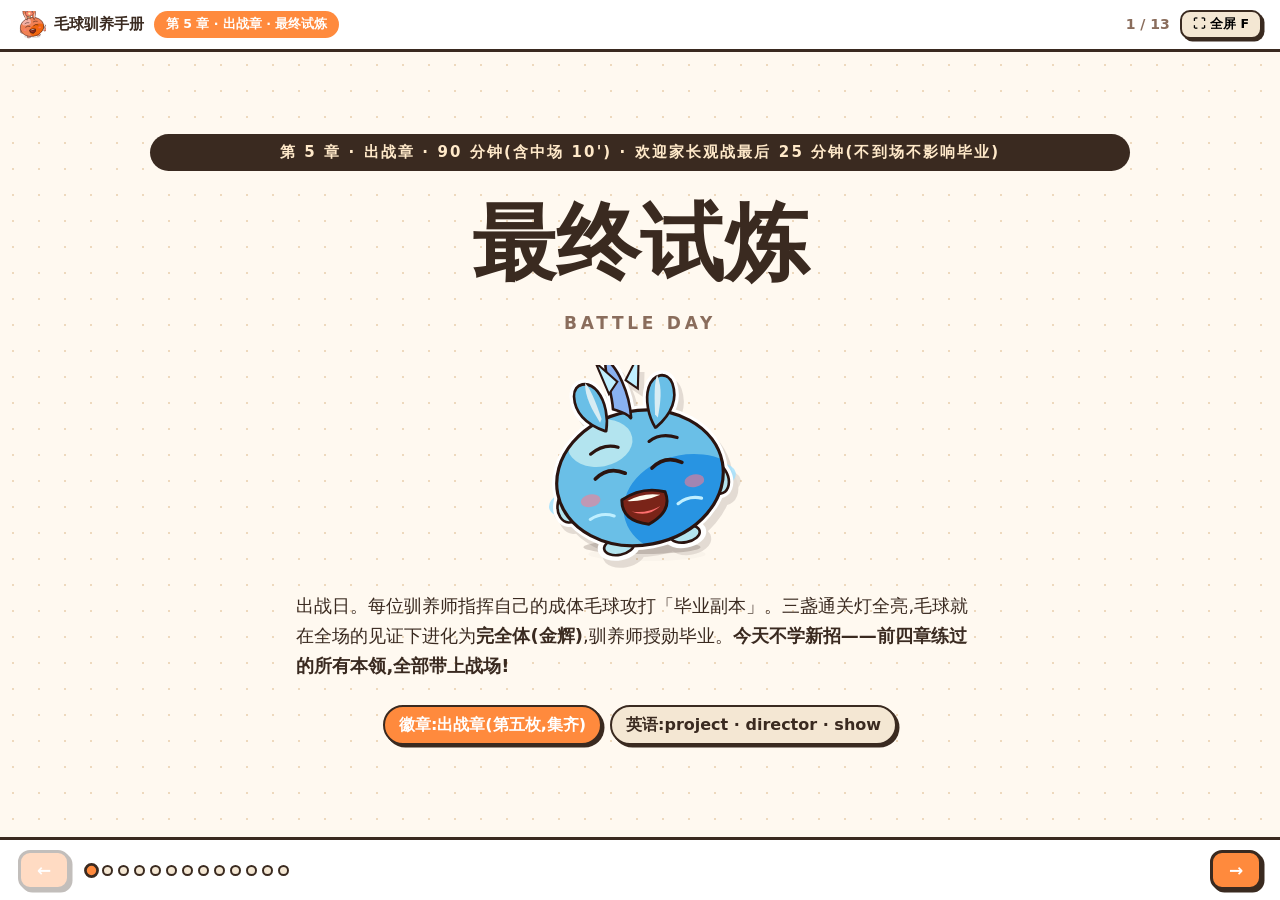
<file: lesson-5.html>
<!DOCTYPE html>
<html lang="zh-CN">
<head>
<meta charset="UTF-8"><meta name="viewport" content="width=device-width,initial-scale=1">
<title>第 5 章 · 出战章 — 最终试炼</title>
<link rel="stylesheet" href="css/course.css?v=4">
</head>
<body>
<div class="deck">
<div class="deck-top">
  <a class="home" href="index.html"><img src="assets/perfected-fire.svg" alt="">毛球驯养手册</a>
  <span class="chap">第 5 章 · 出战章 · 最终试炼</span>
  <span class="pg" id="pg"></span>
  <button class="fs" id="fsB">⛶ 全屏 F</button>
</div>

<!-- 1 封面 -->
<section class="slide" data-t="封面"><div class="inner cover">
  <span class="kicker">第 5 章 · 出战章 · 90 分钟(含中场 10') · 欢迎家长观战最后 25 分钟(不到场不影响毕业)</span>
  <h1>最终试炼</h1>
  <div class="sub-en">Battle Day</div>
  <img class="chapimg" src="assets/perfected-water.svg" alt="完全体毛球">
  <p class="lead">出战日。每位驯养师指挥自己的成体毛球攻打「毕业副本」。三盏通关灯全亮,毛球就在全场的见证下进化为<b>完全体(金辉)</b>,驯养师授勋毕业。<b>今天不学新招——前四章练过的所有本领,全部带上战场!</b></p>
  <div class="chips" style="justify-content:center"><span class="chip hot">徽章:出战章(第五枚,集齐)</span><span class="chip">英语:project · director · show</span></div>
</div></section>

<!-- 2 老师底牌 -->
<section class="slide" data-t="老师底牌"><div class="inner">
  <div class="secret" style="margin:0"><span class="tag">给老师的底牌 · 不投给孩子</span>
    <ul><li>目标:完整跑一遍老板闭环:定目标→下单→监工→<b>有证据的终审</b>→一处有理由的修改→发布。<b>不逼孩子"必须抓到 AI 的错"</b>——终审四类发现任一即可,确实无错就做压力测试+记录+个人化编辑,诚实优先。</li>
    <li><b>时间容量(超时先缩作品,永远不删终审):</b>18' 制作 + 5' 终审 + 5' 修改 + 2' 保存摆展。所有项目必须能用<b>课程方一台设备或离线模板</b>完成;家长设备只是可选加速。</li>
    <li><b>组织:</b>每个孩子至少亲口(语音听写+回声门)向 agent 下一单。老师角色=设备员+计时员+安全门,<b>不替孩子想 prompt、不替孩子批准成品</b>。课前把所选路线的下单流程预演一遍。</li>
    <li>现场三分支纪律同前章;涉及"发布/发送/公开",一律停在老板门,和大人一起拍板。</li></ul>
  </div>
</div></section>

<!-- 3 时间轴 -->
<section class="slide" data-t="时间轴"><div class="inner">
  <div class="shead"><h2>⏱ 本章路线图</h2></div>
  <div class="tl">
    <div class="tl a" style="cursor:default"><span class="tt" style="background:var(--story)">剧情</span><b>0-5' 副本开门·誓师</b></div>
    <div class="tl a" style="cursor:default"><span class="tt" style="background:var(--trial)">核心</span><b>5-35' 副本攻坚</b></div>
    <div class="tl a" style="cursor:default"><span class="tt" style="background:var(--break)">中场</span><b>35-45' 休息 + 布展</b></div>
    <div class="tl a" style="cursor:default"><span class="tt" style="background:var(--rite)">仪式</span><b>45-55' 终审仪式</b></div>
    <div class="tl a" style="cursor:default"><span class="tt" style="background:var(--trial)">排练</span><b>55-65' 出战演练</b></div>
    <div class="tl a" style="cursor:default"><span class="tt" style="background:var(--rite)">仪式</span><b>65-85' 毕业展+完全体+授勋</b></div>
    <div class="tl a" style="cursor:default"><span class="tt" style="background:var(--eng)">收官</span><b>85-90' 全课程收官</b></div>
  </div>
</div></section>

<!-- 4 模式卡 -->
<section class="slide" data-t="模式卡"><div class="inner">
  <div class="shead"><h2>👥 授课模式卡(课前选定,可跳过)</h2></div>
  <div class="tbwrap" style="margin:0"><table class="tb">
    <tr><th>环节</th><th>1 对 1</th><th>2-8 人</th><th>9 人以上</th></tr>
    <tr><td>攻坚</td><td>只展开所选路线,一台设备做一件完整作品</td><td>按路线分组,设备排队</td><td>同左,离线模板兜底</td></tr>
    <tr><td>排练</td><td>老师当"听不懂的观众",三张反馈卡</td><td colspan="2">两人一组互相排练</td></tr>
    <tr><td>毕业展</td><td><b>3 分钟小答辩</b>:展示 60 秒+老师两问;家长到场只是加席</td><td>每人 45 秒+老师固定一问</td><td>两轮各 6 分钟:半数守展半数互访,再交换</td></tr>
    <tr><td>布展</td><td>先共同保存锁屏 2'→休息 5'→共摆三件证据 3'</td><td colspan="2">孩子休息,老师布展</td></tr>
  </table></div>
</div></section>

<!-- 5 副本开门 -->
<section class="slide" data-t="副本开门"><div class="inner">
  <div class="shead"><span class="time">0-5'</span><span class="type t-story">剧情事件</span><h2>副本开门 · 誓师</h2></div>
  <div class="big" style="font-size:clamp(19px,2.8vw,28px)">⚔️ 毕业副本 · 三盏通关灯<br>💡 第一盏:作品完成;<br>💡 第二盏:完成一次<b style="color:#FFB25E">有证据的终审</b>;<br>💡 第三盏:作出一处<b style="color:#FFB25E">有理由的修改</b>。<br>三盏全亮,才算通关!<small>终审不是非要冤枉它——没有错可以诚实说没有,但你要证明自己检查过</small></div>
  <div class="say"><span class="who">师</span><div class="bub">第一章开课那天,你们连它是什么都说不上来。今天,四枚徽章在手,成体毛球在侧——最后一战,拿下第五枚!全体起立,誓师——</div></div>
  <div class="chips" style="justify-content:center"><span class="chip hot">先想·再问·查一查!</span><span class="chip hot">我是老板!</span><span class="chip hot">出战!</span></div>
</div></section>

<!-- 6 副本攻坚 -->
<section class="slide" data-t="副本攻坚"><div class="inner">
  <div class="shead"><span class="time">5-35'</span><span class="type t-trial">核心 30 分钟</span><h2>副本攻坚 · 最小成品标准</h2></div>
  <span class="evtag ev-live">🔴 现场运行 · 18' 制作+5' 终审+5' 修改+2' 保存</span>
  <div class="grid g2" style="gap:10px">
    <div class="card" style="margin:0;border-left:8px solid var(--fire);padding:14px 16px"><h4 style="font-weight:900">🔥 炎语者 · 三格故事书</h4><p style="font-size:13px">三段式下单 → agent 写 <b>3 句</b>小故事 → 终审改 → 配 1 张封面(手画或生成 1 张)→ 朗读发布。</p></div>
    <div class="card" style="margin:0;border-left:8px solid var(--water);padding:14px 16px"><h4 style="font-weight:900">💧 潮音师 · 毛球之歌</h4><p style="font-size:13px">下单:「用《小星星》的调子写 <b>4 句</b>毛球歌词,押韵,一年级能唱」→ 终审换词 → 配动作<b>清唱或朗读</b>一遍(不做音乐生成)。</p></div>
    <div class="card" style="margin:0;border-left:8px solid var(--wind);padding:14px 16px"><h4 style="font-weight:900">🌪 风刃使 · 分类小发明</h4><p style="font-size:13px">喂养台:<b>2 类 × 每类 10 个受控样本</b> → 3 个测试物 → <b>记录 1 次失败或边界</b> → 下单写介绍词,终审改。展示=表演+讲「我怎么训练的、它什么时候会错」。</p></div>
    <div class="card" style="margin:0;border-left:8px solid var(--book);padding:14px 16px"><h4 style="font-weight:900">📖 书之灵 · 考官卡</h4><p style="font-size:13px">下单出 <b>4 道</b>最爱主题的题 → 终审:鉴言术抽查,<b>至少 2 题配来源卡</b> → 现场考家长/老师。</p></div>
    <div class="card" style="margin:0;border-left:8px solid var(--myst);grid-column:1/-1;padding:14px 16px"><h4 style="font-weight:900">✨ 神秘支 · 自选题</h4><p style="font-size:13px">按第 4 章约定的「一个屏幕内能完成」的成功条件验收;流程同上(下单→监工→终审→改)。</p></div>
  </div>
  <div class="act">巡场口头禅:「<b>导演,验收了吗?</b>」四连问:命令说清楚了吗?知识查过了吗?作品从头看过了吗?——导演,终审了吗?<b>超时先缩作品(少一页、少一题),永远不删终审。</b></div>
</div></section>

<!-- 7 中场 -->
<section class="slide" data-t="中场+布展"><div class="inner">
  <div class="shead"><span class="time">35-45'</span><span class="type t-break">中场休息</span><h2>休息 + 布展</h2></div>
  <p style="font-size:16px">班课:孩子休息;老师布展——把作品摆上展示桌或贴上墙,展位立牌写:<b>作品名 + 导演名 + 使魔路线名</b>。超过 8 人按互访动线摆位。</p>
  <div class="solo">先<b>共同保存并锁屏</b>(2 分钟)→ 孩子休息(5 分钟)→ 回来<b>共同摆三件证据</b>(3 分钟):① 目标卡 ② 第一版 ③ 修改版——「只摆三件:你想做什么、毛球先做了什么、你最后改了什么。」</div>
</div></section>

<!-- 8 终审仪式 -->
<section class="slide" data-t="终审仪式"><div class="inner">
  <div class="shead"><span class="time">45-55'</span><span class="type t-rite">终审仪式</span><h2>拿出侦探眼 —— 有证据的终审</h2></div>
  <div class="big" style="font-size:clamp(16px,2.2vw,21px);text-align:left;line-height:2">🔍 终审四类发现(任一即可):<br>□ 有事实错(拿证据) □ 没照我的要求 □ 表达不清楚 □ 不是我想要的选择<br><br>⚖️ 终审结果(三选一):<br>□ 退回修改 □ 有条件通过 □ 通过,并记录一次压力测试<small>确实一处都不用改?→ 做一次压力测试(换个问法/换个测试物),记录「本轮未发现事实错」,再做一处你的个人化编辑——作品要留下老板的决定</small></div>
  <div class="say"><span class="who">师</span><div class="bub">老板可以通过,也可以退回;但不能只说「我觉得」。<b>请告诉我你按哪条标准检查、看到了什么。</b>终审不是非要冤枉它——没有错,诚实说没有,这也是合格的终审。</div></div>
</div></section>

<!-- 9 出战演练 -->
<section class="slide" data-t="出战演练"><div class="inner">
  <div class="shead"><span class="time">55-65'</span><span class="type t-trial">出战演练</span><h2>展示词(30-60 秒/人)</h2></div>
  <div class="big" style="text-align:left;font-size:clamp(15px,2.1vw,20px);line-height:2">大家好,这是我的作品(project)《____》。(中文讲 2-3 句)<br><b>英语三档,选一档说(同等通关,不标等级):</b><br>A 整句:I made it with my agent. I am the director!<br>B 填空:I am the ____(director)!<br>C 回声:老师说前半,你接「director / show」<br>毛球先给了我____。我检查后发现:□有事实错 □没照要求 □不够清楚 □不是我的选择。<br>我的证据/理由是____,所以我把它改成了____。<br>Thank you for watching my show!</div>
  <div class="rule">「我检查后发现____」这句<b>必说</b>——挑错挑得准有掌声,<b>诚实说「没发现错、但我做了压力测试」同样有掌声</b>。</div>
  <div class="solo">你当"听不懂的观众",举三张反馈卡:「听懂作品了吗 / 听懂 AI 做了什么吗 / 听懂你改了什么吗」——缺哪张只补练对应那一句;第二遍计时。</div>
</div></section>

<!-- 10 毕业展 -->
<section class="slide" data-t="毕业展"><div class="inner">
  <div class="shead"><span class="time">65-80'</span><span class="type t-rite">毕业展</span><h2>发布会(家长是加席,不是门槛)</h2></div>
  <div class="act">分档:<b>1 对 1</b>=3 分钟小答辩(展示 60 秒+老师两问:「你为什么这样下令?」「你怎么验收的?」;家长到场/连线加第三问)。<b>2-8 人</b>=每人 45 秒+老师固定一问,作品提前排序不切账号。<b>9 人以上</b>=两轮各 6 分钟,半数守展半数互访再交换。展示完,送一句驯养师咒语当"祝福咒"(三句轮流;一对一师生互赠)。计时到了,<b>先保留「AI 做了什么+我检查改了什么」,可删情节细节</b>。</div>
  <div class="grid g3">
    <div class="big" style="margin:0;font-size:15px">AI 说得响亮亮,不一定是对的方向。小侦探,查一查!<small>祝福咒 ①</small></div>
    <div class="big" style="margin:0;font-size:15px">真名地址和密码,AI 再好也不说!<small>祝福咒 ②</small></div>
    <div class="big" style="margin:0;font-size:15px">难过时候找真人,爸爸妈妈最贴心!<small>祝福咒 ③</small></div>
  </div>
  <div class="say"><span class="who">师</span><div class="bub">「今天有没有家人赶到,都不影响你通关。真正的观众条件只有一个:<b>有人认真听,并向导演问问题</b>。现在,我就是第一位观众。」</div></div>
</div></section>

<!-- 11 完全体仪式 -->
<section class="slide" data-t="完全体仪式"><div class="inner">
  <div class="shead"><span class="time">80-85'</span><span class="type t-rite">完全体仪式</span><h2>金辉降临 —— 授勋</h2></div>
  <div class="stage-box" id="perfBox">
    <div class="confetti" id="conf3"></div>
    <h3 id="perfTitle">完全体仪式台</h3>
    <div class="halo"><img id="perfImg" src="assets/adult-fire.svg" alt="成体毛球"></div>
    <p id="perfHint" style="font-size:14px;opacity:.85">全部展示完毕 → 灯暗,颁奖音乐起 → 逐路线点击,念出完全体称号</p>
    <p style="margin-top:12px;display:flex;gap:8px;justify-content:center;flex-wrap:wrap">
      <button class="btn" style="background:var(--fire)" onclick="perf('fire','焰歌咏主','Spark Cantor')">🔥 炎语者</button>
      <button class="btn" style="background:var(--water)" onclick="perf('water','潮汐咏叹','Tide Maestro')">💧 潮音师</button>
      <button class="btn" style="background:var(--wind)" onclick="perf('wind','苍穹剑圣','Sky Sovereign')">🌪 风刃使</button>
      <button class="btn" style="background:var(--book)" onclick="perf('book','贤林大贤','Grove Sage')">📖 书之灵</button>
      <button class="btn" style="background:var(--myst)" onclick="perf('myst','梦境行者','Dream Walker')">✨ ???</button>
    </p>
  </div>
  <div class="badges" style="margin-top:14px"><div class="badge on"><div class="coin">👁</div><b>慧眼章</b><small>L1</small></div><div class="badge on"><div class="coin">🍎</div><b>喂养章</b><small>L2</small></div><div class="badge on"><div class="coin">🔍</div><b>鉴言章</b><small>L3</small></div><div class="badge on"><div class="coin">📜</div><b>契约章</b><small>L4</small></div><div class="badge on"><div class="coin">⚔️</div><b>出战章</b><small>L5 · 五章集齐!</small></div></div>
  <div class="big">🎓 授勋:「Ⅰ期结业 · 认证小驯养师」<br><small>+ 所选路线完全体称号 + 第二阶段「Agent 项目工坊」入场资格</small></div>
  <div class="say"><span class="who">师</span><div class="bub"><b>给家长的一分钟结语(照念):</b>五节课,孩子们学会的,不是把事情一股脑丢给 AI,而是:知道它是什么、亲手训练过它、会正确地下令和查证、指挥并验收过一个 agent、知道哪些话不跟它说、知道难过要找真人、知道最后一道检查关握在自己手里,重要决定和身边的大人一起拍板。工具会换代,这套本领——<b>先想·再问·查一查,永远当老板</b>——能用一辈子。</div></div>
</div></section>

<!-- 12 收官 -->
<section class="slide" data-t="收官"><div class="inner">
  <div class="shead"><span class="time">85-90'</span><span class="type t-eng">全课程收官</span><h2>最后一次图鉴问答</h2></div>
  <div class="say"><span class="who">师</span><div class="bub">毕业前,最后一次图鉴问答——毛球的真身,是什么?</div></div>
  <div class="say all"><span class="who">全班</span><div class="bub"><b>人造的、会学习的电脑程序!不是小动物,不是魔法,也没有一颗心!</b></div></div>
  <div class="say"><span class="who">师</span><div class="bub">你可以很喜欢毛球,也可以只把它当好用的工具——<b>对角色的感觉,没有标准答案</b>。标准答案只有一个:它交上来的东西,谁检查?(我先检查!)重要决定和谁一起做?(和信任的大人一起!)——<b>这,就是高级驯养师。</b>协会认证,全员毕业!</div></div>
  <div class="say mq"><span class="who"><img src="assets/perfected-fire.svg" alt=""></span><div class="bub">谢谢你们把我养到完全体。但完全体不是终点——是<b>下一场冒险的入场券</b>。第二阶段「Agent 项目工坊」的大门就要打开:选一个你真正想做的东西,带着目标来指挥我。想好了吗?<b>新副本里见。</b></div></div>
  <div class="big">英语:project · director · show<br><small>齐诵三句咒语(一对一接龙),击掌散场 🎉</small></div>
</div></section>

<!-- 13 家长卡 -->
<section class="slide" data-t="家长卡"><div class="inner">
  <div class="pcard" style="margin:0"><div class="ph">📮 家长卡 · 第 5 章「出战章」毕业版(课后投屏,家长拍照带走)</div><div class="cols">
    <div class="col"><h5>正面 · 五章全图</h5><p>孩子完整当了一次"老板":定目标、下单、监工、<b>有证据的终审</b>、有理由的修改、在毕业展现场发布并双语展示。五章:孵化日(AI 是什么)→喂养日(亲手训练)→开口章(下令术与鉴言术)→进化章(agent 与安全钥匙)→出战章(完整指挥闭环)。<br><b>亲子问题:</b>「这五节课,你最想告诉别人的一件事是什么?」<br>✨ <b>第二阶段预告:</b>自选真项目,亲自指挥 agent 做出来——聊聊他最想做什么?</p></div>
    <div class="col"><h5>反面 · 毕业后在家怎么继续</h5><p>每周一次、15-20 分钟、永远共用:① 周末"AI 小老师"(先想→下单→查一查→教家长);② 每月一个小项目(五条路线轮着体验);③ 三句咒语贴墙上;④ 契约每学期重签,使用时长每学期和孩子重新商量。<br>⚠️ 工具会换代,三个习惯不过时:<b>先想·再问·查一查,难过找真人。</b></p></div>
  </div></div>
</div></section>

<div class="deck-bar">
  <button class="nav-btn" id="prevB">←</button>
  <div class="dots" id="dots"></div>
  <button class="nav-btn" id="nextB">→</button>
</div>
</div>

<script>
function perf(el,zh,en){
  const img=document.getElementById("perfImg");
  img.src="assets/adult-"+el+".svg";
  img.classList.add("wobble");
  setTimeout(()=>{
    img.classList.remove("wobble");
    img.src="assets/perfected-"+el+".svg";
    document.getElementById("perfTitle").textContent="完全体 ·「"+zh+"」"+en+"!";
    document.getElementById("perfHint").textContent="金辉降临——授勋!";
    const c=document.getElementById("conf3"),cols=["#F5B93F","#FFE9AF","#FF8A3D","#FFD66E","#FFF3C4"];
    c.innerHTML="";
    for(let i=0;i<60;i++){const s=document.createElement("i");s.style.left=Math.random()*100+"%";s.style.background=cols[i%5];s.style.animationDelay=(Math.random()*0.8)+"s";c.appendChild(s);}
  },700);
}
</script>
<script src="js/slides.js?v=4"></script>
</body>
</html>
</file>
<file: css/course.css>
/* 毛球驯养手册 · 课件设计系统 —— 与毛球生成器同源视觉 */
:root{
  --paper:#FFF9F0; --card:#FFFFFF; --ink:#3A2A20; --sub:#8A6D5C;
  --orange:#FF8A3D; --orange-deep:#E86A1F; --cream:#F4E7D3; --gold:#F5B93F;
  --fire:#E85D3A; --water:#3A9BD9; --wind:#57B87A; --book:#C99A3C; --myst:#8B6FD1;
  --story:#C94F7C; --study:#4A7FC1; --trial:#E8792F; --rite:#C99A1F; --break:#57A96B; --eng:#3AA6A0; --parent:#C97BA4;
  --bd:3px solid var(--ink); --sh:4px 4px 0 var(--ink); --sh-sm:2.5px 2.5px 0 var(--ink); --r:20px;
}
*{margin:0;padding:0;box-sizing:border-box}
html{scroll-behavior:smooth}
body{background:var(--paper);color:var(--ink);font-family:"PingFang SC","Hiragino Sans GB","Source Han Sans SC",system-ui,sans-serif;line-height:1.65;
  background-image:radial-gradient(#EED9BD 1.4px,transparent 1.4px);background-size:26px 26px}
img{max-width:100%;display:block}

/* ── 导航 ── */
.nav{position:sticky;top:0;z-index:50;background:var(--card);border-bottom:var(--bd);padding:10px 4vw;display:flex;gap:8px;align-items:center;flex-wrap:wrap}
.nav .logo{font-weight:900;font-size:17px;margin-right:auto;display:flex;align-items:center;gap:8px}
.nav .logo img{width:30px;height:30px}
.nav a{color:var(--ink);text-decoration:none;font-weight:800;font-size:13.5px;padding:6px 13px;border:2.5px solid var(--ink);border-radius:99px;background:var(--cream);box-shadow:var(--sh-sm);white-space:nowrap}
.nav a:hover{transform:translate(-1px,-1px);box-shadow:3.5px 3.5px 0 var(--ink)}
.nav a.on{background:var(--orange);color:#fff}

/* ── 页面骨架 ── */
.wrap{max-width:1060px;margin:0 auto;padding:34px 4vw 90px}
.hero{background:var(--card);border:var(--bd);border-radius:28px;box-shadow:var(--sh);padding:38px clamp(40px,20vw,230px) 38px 40px;position:relative;overflow:hidden;margin-bottom:26px}
@media(max-width:720px){.hero{padding:32px 26px}}
.hero .kicker{display:inline-block;background:var(--ink);color:#FFE9C9;font-size:13px;font-weight:800;padding:5px 15px;border-radius:99px;letter-spacing:.14em;margin-bottom:12px}
.hero h1{font-size:clamp(28px,4.6vw,44px);font-weight:900;line-height:1.2}
.hero .sub-en{font-weight:800;color:var(--sub);letter-spacing:.2em;font-size:14px;margin-top:6px;text-transform:uppercase}
.hero p.lead{margin-top:14px;font-size:16.5px;max-width:56ch}
.hero .mascot{position:absolute;right:26px;bottom:-8px;width:clamp(120px,18vw,190px);filter:drop-shadow(4px 6px 0 rgba(58,42,32,.14));pointer-events:none}
@media(max-width:720px){.hero .mascot{display:none}}

/* ── 进化进度条 ── */
.evoline{display:flex;align-items:center;gap:0;background:var(--card);border:var(--bd);border-radius:99px;box-shadow:var(--sh-sm);padding:10px 22px;margin-bottom:26px;overflow-x:auto}
.evoline .stage{display:flex;flex-direction:column;align-items:center;gap:2px;min-width:74px;opacity:.34;filter:grayscale(1)}
.evoline .stage img{width:46px;height:46px}
.evoline .stage b{font-size:11.5px;white-space:nowrap}
.evoline .stage.done,.evoline .stage.now{opacity:1;filter:none}
.evoline .stage.now b{background:var(--orange);color:#fff;padding:1px 9px;border-radius:99px}
.evoline .arrow{flex:1;height:5px;min-width:20px;background:repeating-linear-gradient(90deg,var(--ink) 0 9px,transparent 9px 16px);opacity:.35;margin:0 4px;border-radius:99px}

/* ── 通用区块 ── */
.sec{margin:34px 0 16px;display:flex;align-items:center;gap:12px}
.sec h2{font-size:24px;font-weight:900}
.sec .line{flex:1;height:4px;background:var(--ink);border-radius:99px;opacity:.15}
.card{background:var(--card);border:var(--bd);border-radius:var(--r);box-shadow:var(--sh);padding:24px 26px;margin-bottom:20px}

/* 底牌(老师专用) */
.secret{border:3px dashed var(--sub);border-radius:var(--r);background:#FDF3E3;padding:20px 24px;margin-bottom:20px}
.secret .tag{font-weight:900;font-size:13px;color:#fff;background:var(--sub);display:inline-block;padding:3px 12px;border-radius:99px;margin-bottom:8px}
.secret li{margin-left:1.3em;margin-top:4px;font-size:14.5px}

/* ── 环节卡 ── */
.seg{background:var(--card);border:var(--bd);border-radius:var(--r);box-shadow:var(--sh);margin-bottom:22px;overflow:hidden}
.seg-head{display:flex;align-items:center;gap:12px;padding:14px 22px;border-bottom:2.5px solid var(--ink);flex-wrap:wrap}
.seg-head .time{font-weight:900;font-size:15px;background:var(--ink);color:#FFE9C9;padding:4px 13px;border-radius:99px;white-space:nowrap}
.seg-head .type{font-weight:900;font-size:12.5px;color:#fff;padding:4px 12px;border-radius:99px;letter-spacing:.06em;white-space:nowrap}
.seg-head h3{font-size:18.5px;font-weight:900;flex:1;min-width:180px}
.seg-body{padding:20px 24px}
.t-story{background:var(--story)} .t-study{background:var(--study)} .t-trial{background:var(--trial)}
.t-rite{background:var(--rite)} .t-break{background:var(--break)} .t-eng{background:var(--eng)} .t-parent{background:var(--parent)}
.seg.s-story{border-left:10px solid var(--story)} .seg.s-study{border-left:10px solid var(--study)}
.seg.s-trial{border-left:10px solid var(--trial)} .seg.s-rite{border-left:10px solid var(--rite)}
.seg.s-break{border-left:10px solid var(--break)} .seg.s-eng{border-left:10px solid var(--eng)}

/* 话术气泡 */
.say{display:flex;gap:12px;margin:12px 0;align-items:flex-start}
.say .who{flex:0 0 auto;width:44px;height:44px;border:2.5px solid var(--ink);border-radius:50%;background:var(--cream);display:grid;place-items:center;font-weight:900;font-size:12px;overflow:hidden}
.say .who img{width:38px;height:38px}
.say .bub{background:var(--cream);border:2.5px solid var(--ink);border-radius:4px 16px 16px 16px;padding:11px 16px;font-size:15px;box-shadow:var(--sh-sm);max-width:72ch}
.say.mq .bub{background:#FFE9D2;border-radius:16px 4px 16px 16px}
.say.mq .who{background:#FFE9D2}
.say.all .bub{background:#E7F2E4}
.say .bub b{color:var(--orange-deep)}
/* 动作提示 */
.act{background:#F0E7F8;border:2.5px solid var(--ink);border-left:8px solid var(--myst);border-radius:12px;padding:10px 15px;font-size:13.5px;margin:12px 0;color:#4A3A55;font-weight:600}
.act::before{content:"🎬 ";font-weight:900}
/* 要点 chips */
.chips{display:flex;gap:8px;flex-wrap:wrap;margin:10px 0}
.chip{background:var(--cream);border:2.5px solid var(--ink);border-radius:99px;padding:5px 14px;font-weight:800;font-size:13.5px;box-shadow:var(--sh-sm)}
.chip.hot{background:var(--orange);color:#fff}
/* 大字投影块 */
.big{background:var(--ink);color:#FFE9C9;border-radius:16px;padding:22px 26px;text-align:center;font-size:clamp(19px,2.6vw,27px);font-weight:900;margin:14px 0;line-height:1.55}
.big small{display:block;font-size:13px;font-weight:700;opacity:.65;margin-top:8px;letter-spacing:.1em}
/* 警告/守则 */
.rule{background:#FDEBE3;border:2.5px solid var(--ink);border-left:8px solid var(--fire);border-radius:12px;padding:12px 16px;margin:12px 0;font-weight:700;font-size:14.5px}
.rule::before{content:"⚠️ "}

/* ── 时间轴总览 ── */
.tl{display:grid;grid-template-columns:repeat(auto-fit,minmax(150px,1fr));gap:10px;margin-bottom:6px}
.tl a{display:block;text-decoration:none;color:var(--ink);background:var(--card);border:2.5px solid var(--ink);border-radius:14px;box-shadow:var(--sh-sm);padding:10px 12px}
.tl a:hover{transform:translate(-1px,-1px);box-shadow:3.5px 3.5px 0 var(--ink)}
.tl .tt{font-size:12px;font-weight:900;color:#fff;display:inline-block;padding:2px 9px;border-radius:99px;margin-bottom:5px}
.tl b{display:block;font-size:13.5px;line-height:1.35}

/* ── 图鉴/路线卡 ── */
.grid{display:grid;gap:16px}
.g2{grid-template-columns:repeat(auto-fit,minmax(300px,1fr))}
.g3{grid-template-columns:repeat(auto-fit,minmax(230px,1fr))}
.g5{grid-template-columns:repeat(auto-fit,minmax(170px,1fr))}
.route{background:var(--card);border:var(--bd);border-radius:var(--r);box-shadow:var(--sh);padding:18px;text-align:center;position:relative}
.route img{width:96px;height:96px;margin:4px auto 8px}
.route h4{font-size:17px;font-weight:900}
.route .lat{font-size:10.5px;color:var(--sub);letter-spacing:.08em;text-transform:uppercase}
.route p{font-size:13px;margin-top:7px}
.route .proj{margin-top:10px;background:var(--cream);border:2px solid var(--ink);border-radius:10px;font-size:12.5px;font-weight:800;padding:6px 8px}
.route .elem{position:absolute;top:12px;left:12px;color:#fff;font-size:11.5px;font-weight:900;padding:3px 10px;border-radius:99px}
.e-fire{background:var(--fire)} .e-water{background:var(--water)} .e-wind{background:var(--wind)} .e-book{background:var(--book)} .e-myst{background:var(--myst)}

/* ── 翻卡(食物鉴定) ── */
.flip{cursor:pointer;perspective:700px;height:150px}
.flip .in{position:relative;width:100%;height:100%;transition:transform .5s;transform-style:preserve-3d}
.flip.go .in{transform:rotateY(180deg)}
.flip .f,.flip .b{position:absolute;inset:0;backface-visibility:hidden;border:var(--bd);border-radius:16px;box-shadow:var(--sh-sm);display:grid;place-items:center;font-weight:900}
.flip .f{background:var(--card);font-size:44px}
.flip .f small{font-size:14px;margin-top:-6px}
.flip .b{background:var(--ink);color:#FFE9C9;transform:rotateY(180deg);font-size:20px;text-align:center;padding:8px}
.flip .b.ok{background:var(--wind)} .flip .b.no{background:var(--fire)}

/* ── 仪式按钮 & 舞台 ── */
.stage-box{background:linear-gradient(180deg,#2A1C30,#40284A);border:var(--bd);border-radius:24px;box-shadow:var(--sh);padding:34px 24px;text-align:center;color:#FFE9C9;position:relative;overflow:hidden}
.stage-box h3{font-size:22px;font-weight:900;margin-bottom:6px}
.stage-box .halo{width:200px;height:200px;margin:12px auto;display:grid;place-items:center;position:relative}
.stage-box .halo img{width:170px;height:170px;position:relative;z-index:2;transition:transform .3s}
.stage-box .halo::before{content:"";position:absolute;inset:0;border-radius:50%;background:radial-gradient(circle,rgba(255,214,110,.6) 0%,rgba(255,214,110,0) 70%);animation:pulse 2.6s ease-in-out infinite}
@keyframes pulse{0%,100%{transform:scale(.92);opacity:.7}50%{transform:scale(1.06);opacity:1}}
@keyframes wob{0%,100%{transform:rotate(-4deg)}50%{transform:rotate(5deg)}}
.wobble{animation:wob .4s ease-in-out infinite}
.btn{font-family:inherit;font-weight:900;font-size:16px;border:var(--bd);border-radius:14px;padding:12px 26px;background:var(--orange);color:#fff;cursor:pointer;box-shadow:var(--sh-sm)}
.btn:hover{transform:translate(-1px,-1px);box-shadow:4px 4px 0 var(--ink)}
.btn.alt{background:var(--cream);color:var(--ink)}
.confetti{position:absolute;inset:0;pointer-events:none;z-index:5}
.confetti i{position:absolute;top:-12px;width:10px;height:14px;opacity:.95;animation:fall 1.7s linear forwards}
@keyframes fall{to{transform:translateY(420px) rotate(560deg);opacity:0}}

/* ── 徽章墙 ── */
.badges{display:flex;gap:14px;flex-wrap:wrap;justify-content:center}
.badge{width:118px;text-align:center}
.badge .coin{width:92px;height:92px;margin:0 auto 6px;border:var(--bd);border-radius:50%;background:var(--cream);display:grid;place-items:center;font-size:38px;box-shadow:var(--sh-sm);filter:grayscale(1);opacity:.4}
.badge.on .coin{filter:none;opacity:1;background:radial-gradient(circle at 32% 28%,#FFE9AF,var(--gold))}
.badge b{font-size:13px;font-weight:900}
.badge small{display:block;font-size:10.5px;color:var(--sub)}

/* ── 家长卡 ── */
.pcard{border:var(--bd);border-radius:var(--r);overflow:hidden;box-shadow:var(--sh);background:var(--card);margin-bottom:20px}
.pcard .ph{background:var(--parent);color:#fff;font-weight:900;padding:11px 22px;font-size:16px}
.pcard .cols{display:grid;grid-template-columns:1fr 1fr;gap:0}
.pcard .col{padding:18px 22px;font-size:14px}
.pcard .col+.col{border-left:2.5px dashed var(--ink)}
.pcard .col h5{font-size:13px;font-weight:900;color:var(--parent);margin-bottom:6px;letter-spacing:.08em}
@media(max-width:640px){.pcard .cols{grid-template-columns:1fr}.pcard .col+.col{border-left:none;border-top:2.5px dashed var(--ink)}}

/* 表格 */
table.tb{width:100%;border-collapse:collapse;font-size:14px;background:var(--card)}
.tb th{background:var(--ink);color:#FFE9C9;padding:9px 12px;text-align:left;font-size:13px}
.tb td{border-bottom:2px solid #EADFC9;padding:9px 12px;vertical-align:top}
.tb tr:last-child td{border-bottom:none}
.tbwrap{border:var(--bd);border-radius:16px;overflow:auto;box-shadow:var(--sh-sm);margin:12px 0}

/* 页脚 */
.foot{margin-top:50px;display:flex;justify-content:space-between;gap:12px;flex-wrap:wrap}
.next{font-size:12px;color:var(--sub);text-align:center;margin-top:26px;font-weight:700}

/* ══════════ SLIDE 模式(章页 deck)══════════ */
html.deck-mode,body.deck-body{height:100%;overflow:hidden;overscroll-behavior:none}
.deck{position:fixed;inset:0;background:var(--paper);background-image:radial-gradient(#EED9BD 1.4px,transparent 1.4px);background-size:26px 26px}
.deck-top{position:fixed;top:0;left:0;right:0;z-index:40;display:flex;align-items:center;gap:10px;padding:10px 18px;background:var(--card);border-bottom:var(--bd)}
.deck-top .home{display:flex;align-items:center;gap:8px;font-weight:900;font-size:15px;color:var(--ink);text-decoration:none}
.deck-top .home img{width:28px;height:28px}
.deck-top .chap{font-size:12.5px;font-weight:800;color:#fff;background:var(--orange);padding:3px 12px;border-radius:99px}
.deck-top .pg{margin-left:auto;font-weight:900;font-size:14px;color:var(--sub);font-variant-numeric:tabular-nums}
.deck-top .fs{border:2.5px solid var(--ink);background:var(--cream);border-radius:10px;font-weight:900;font-size:12.5px;padding:4px 11px;cursor:pointer;box-shadow:var(--sh-sm);font-family:inherit}
.slide{position:absolute;inset:0;top:53px;bottom:64px;display:none;padding:26px clamp(18px,5vw,70px);overflow-y:auto;-webkit-overflow-scrolling:touch}
.slide.on{display:flex;flex-direction:column;animation:slidein .35s ease}
@keyframes slidein{from{opacity:0;transform:translateY(14px)}to{opacity:1;transform:none}}
.slide .inner{width:100%;max-width:980px;margin:auto;display:flex;flex-direction:column;gap:14px}
/* slide 页头标签行 */
.shead{display:flex;align-items:center;gap:10px;flex-wrap:wrap}
.shead .time{font-weight:900;font-size:15px;background:var(--ink);color:#FFE9C9;padding:4px 14px;border-radius:99px}
.shead .type{font-weight:900;font-size:13px;color:#fff;padding:4px 13px;border-radius:99px}
.shead h2{font-size:clamp(20px,3vw,28px);font-weight:900;flex:1;min-width:200px}
/* slide 版式微调:投影可读性 */
.slide .say .bub{font-size:clamp(15px,1.9vw,18.5px)}
.slide .big{font-size:clamp(20px,3.2vw,30px);padding:26px 30px}
.slide .act{font-size:clamp(13px,1.6vw,15px)}
.slide .chip{font-size:clamp(13px,1.7vw,16px)}
/* 章封面 slide */
.cover{text-align:center}
.cover .kicker{display:inline-block;background:var(--ink);color:#FFE9C9;font-size:clamp(12px,1.6vw,15px);font-weight:800;padding:6px 18px;border-radius:99px;letter-spacing:.14em}
.cover h1{font-size:clamp(40px,8vw,84px);font-weight:900;line-height:1.15;margin-top:10px}
.cover .sub-en{font-weight:800;color:var(--sub);letter-spacing:.22em;font-size:clamp(12px,1.8vw,17px);text-transform:uppercase;margin-top:4px}
.cover img.chapimg{width:clamp(130px,22vh,210px);margin:14px auto 6px;filter:drop-shadow(5px 7px 0 rgba(58,42,32,.14))}
.cover p.lead{font-size:clamp(14.5px,1.9vw,18px);max-width:60ch;margin:8px auto 0;text-align:left}
/* 底部控制条 */
.deck-bar{position:fixed;left:0;right:0;bottom:0;z-index:40;display:flex;align-items:center;gap:14px;padding:10px 18px;background:var(--card);border-top:var(--bd)}
.deck-bar .nav-btn{border:var(--bd);background:var(--orange);color:#fff;font-weight:900;font-size:17px;width:52px;height:40px;border-radius:12px;cursor:pointer;box-shadow:var(--sh-sm);font-family:inherit;line-height:1}
.deck-bar .nav-btn:disabled{opacity:.3;cursor:default}
.deck-bar .dots{flex:1;display:flex;gap:5px;align-items:center;overflow-x:auto;padding:4px 2px}
.deck-bar .dot{flex:0 0 auto;width:11px;height:11px;border-radius:50%;border:2px solid var(--ink);background:var(--cream);cursor:pointer;padding:0}
.deck-bar .dot.done{background:#EDD9B8}
.deck-bar .dot.cur{background:var(--orange);transform:scale(1.35)}
/* 触摸翻页热区提示(移动端两侧渐隐) */
@media(max-width:740px){.deck-bar .dots{display:none}.deck-top .chap{display:none}}

/* 一对一变体条 */
.solo{background:#E8F1FA;border:2.5px solid var(--ink);border-left:8px solid var(--water);border-radius:12px;padding:10px 15px;font-size:13.5px;margin:12px 0;color:#27435C;font-weight:600}
.solo::before{content:"👤 一对一 · ";font-weight:900}

/* 证据类型角标(C6-1)与盘色卡 */
.evtag{display:inline-block;font-weight:900;font-size:12px;padding:3px 12px;border-radius:99px;border:2.5px solid var(--ink);margin:0 4px 6px 0}
.ev-play{background:#F3E3F7}.ev-rec{background:#FFF3D6}.ev-live{background:#FFE3DE}
.plate-r .f{box-shadow:inset 0 0 0 6px #F5B0A0,var(--sh-sm)!important;background:#FDEeea!important}
.plate-b .f{box-shadow:inset 0 0 0 6px #9CC8EE,var(--sh-sm)!important;background:#EAF3FC!important}
.plate-g .f{box-shadow:inset 0 0 0 6px #CFCFCF,var(--sh-sm)!important;background:#F4F4F4!important}
.stepbox{border:2.5px solid var(--ink);border-radius:14px;padding:12px 16px;margin:10px 0;background:var(--card);box-shadow:var(--sh-sm)}
.stepbox.locked{opacity:.38;pointer-events:none;filter:grayscale(.6)}
.stepbox h5{font-weight:900;font-size:15px;margin-bottom:6px}
.vote{display:flex;gap:10px;flex-wrap:wrap;margin:8px 0}
.vote .btn{font-size:14.5px;padding:9px 18px}
.vote .btn.picked{background:var(--wind)}
.result-line{font-weight:900;font-size:16px;margin:6px 0}
.ok-line{color:#2E7D4F}.bad-line{color:#C0392B}
</file>
